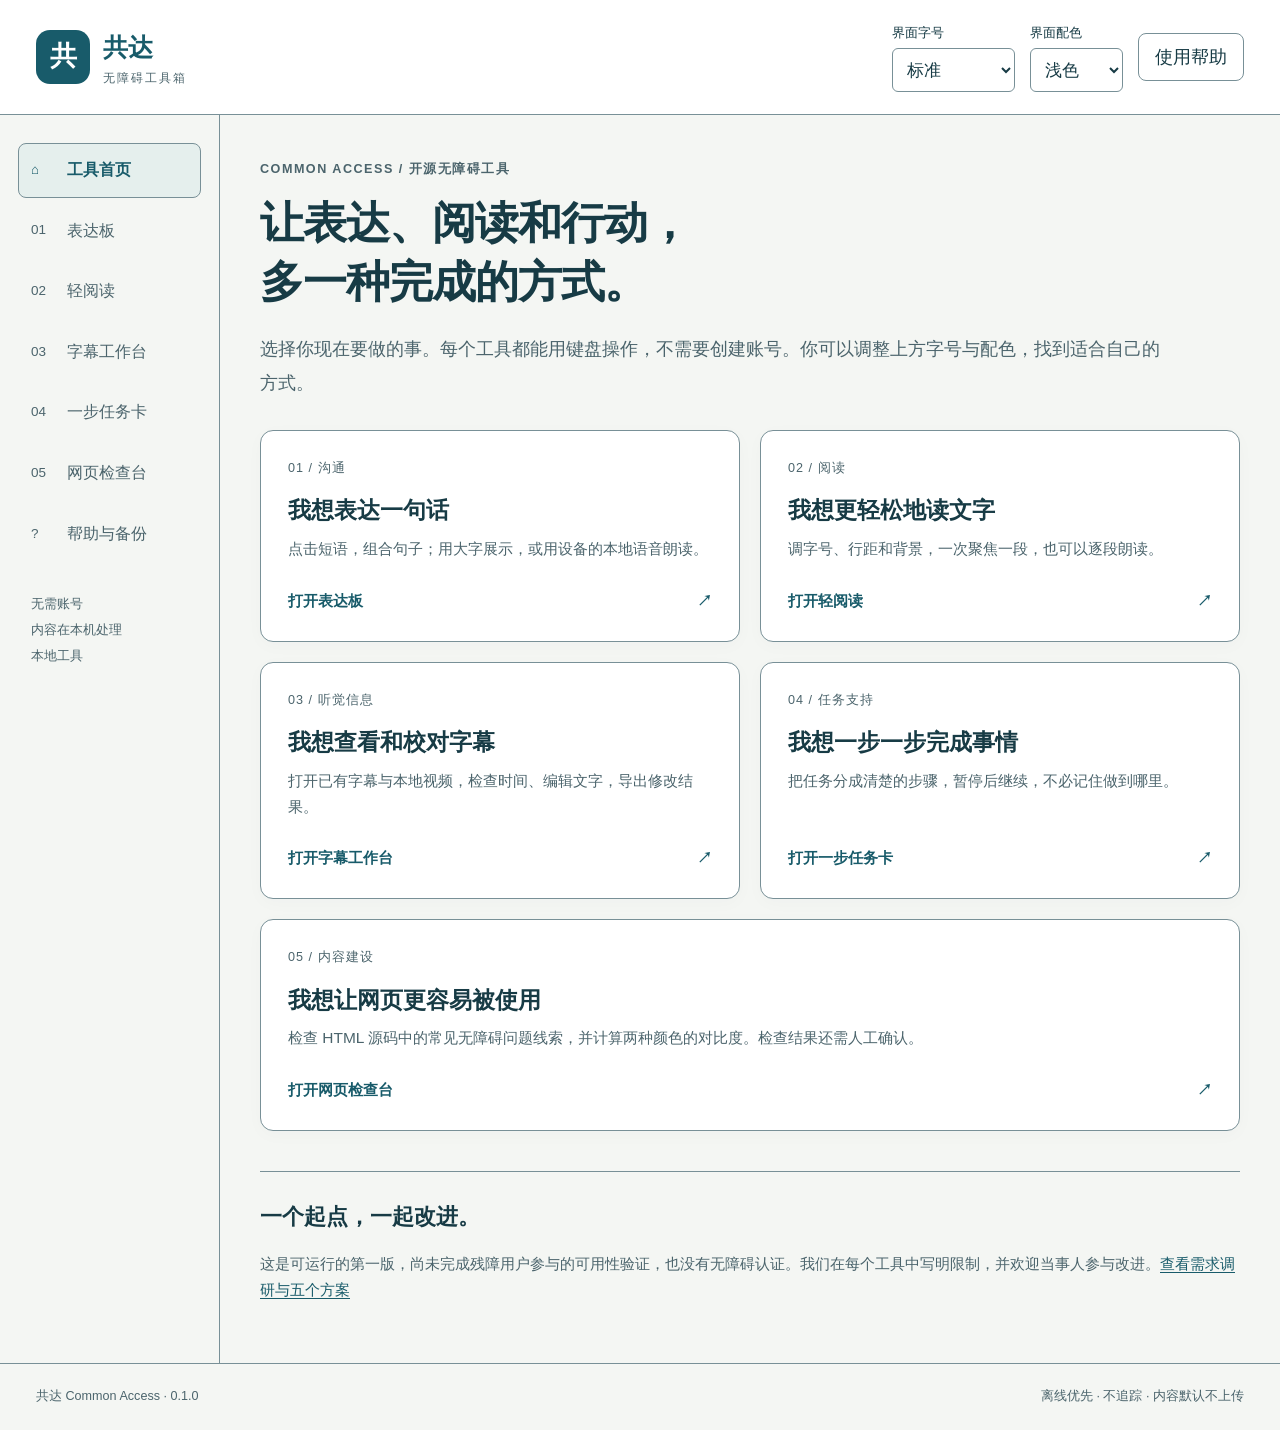
<file: accessibility/common-access/index.html>
<!doctype html><html lang="zh-CN"><head><meta charset="utf-8"><meta name="viewport" content="width=device-width,initial-scale=1"><meta name="theme-color" content="#194b59"><meta name="description" content="共达：五个可在本机使用的开源无障碍工具。支持沟通表达、文字阅读、字幕校对、分步任务和网页源码检查。"><title>共达 · 无障碍工具箱</title><link rel="stylesheet" href="style.css"><link rel="manifest" href="app.webmanifest"><link rel="icon" href="icon.svg" type="image/svg+xml"></head><body>
<a class="skip-link" href="#main">跳到主要内容</a><header class="site-header"><a class="brand" href="#home"><span class="brand-mark" aria-hidden="true">共</span><span>共达<small>无障碍工具箱</small></span></a><div class="global-controls"><label>界面字号<select id="global-size"><option value="100">标准</option><option value="125">大字 125%</option><option value="150">大字 150%</option><option value="200">特大 200%</option></select></label><label>界面配色<select id="theme"><option value="light">浅色</option><option value="dark">深色</option><option value="contrast">高对比</option></select></label><a href="#help" class="button-link subtle">使用帮助</a></div></header>
<div class="app-frame"><nav aria-label="工具导航" class="tool-nav"><a href="#home" data-route="home"><span aria-hidden="true">⌂</span> 工具首页</a><a href="#board" data-route="board"><span aria-hidden="true">01</span> 表达板</a><a href="#reader" data-route="reader"><span aria-hidden="true">02</span> 轻阅读</a><a href="#captions" data-route="captions"><span aria-hidden="true">03</span> 字幕工作台</a><a href="#steps" data-route="steps"><span aria-hidden="true">04</span> 一步任务卡</a><a href="#audit" data-route="audit"><span aria-hidden="true">05</span> 网页检查台</a><a href="#help" data-route="help"><span aria-hidden="true">?</span> 帮助与备份</a><p class="nav-note">无需账号<br>内容在本机处理<br><span id="offline-state">本地工具</span></p></nav>
<main id="main" tabindex="-1">
<section data-view="home"><p class="eyebrow">COMMON ACCESS / 开源无障碍工具</p><h1>让表达、阅读和行动，<br>多一种完成的方式。</h1><p class="lead">选择你现在要做的事。每个工具都能用键盘操作，不需要创建账号。你可以调整上方字号与配色，找到适合自己的方式。</p><div class="home-grid"><a class="tool-card" href="#board"><span class="card-number">01 / 沟通</span><h2>我想表达一句话</h2><p>点击短语，组合句子；用大字展示，或用设备的本地语音朗读。</p><span class="card-action">打开表达板 <span aria-hidden="true">↗</span></span></a><a class="tool-card" href="#reader"><span class="card-number">02 / 阅读</span><h2>我想更轻松地读文字</h2><p>调字号、行距和背景，一次聚焦一段，也可以逐段朗读。</p><span class="card-action">打开轻阅读 <span aria-hidden="true">↗</span></span></a><a class="tool-card" href="#captions"><span class="card-number">03 / 听觉信息</span><h2>我想查看和校对字幕</h2><p>打开已有字幕与本地视频，检查时间、编辑文字，导出修改结果。</p><span class="card-action">打开字幕工作台 <span aria-hidden="true">↗</span></span></a><a class="tool-card" href="#steps"><span class="card-number">04 / 任务支持</span><h2>我想一步一步完成事情</h2><p>把任务分成清楚的步骤，暂停后继续，不必记住做到哪里。</p><span class="card-action">打开一步任务卡 <span aria-hidden="true">↗</span></span></a><a class="tool-card wide" href="#audit"><span class="card-number">05 / 内容建设</span><h2>我想让网页更容易被使用</h2><p>检查 HTML 源码中的常见无障碍问题线索，并计算两种颜色的对比度。检查结果还需人工确认。</p><span class="card-action">打开网页检查台 <span aria-hidden="true">↗</span></span></a></div><div class="plain-note"><h2>一个起点，一起改进。</h2><p>这是可运行的第一版，尚未完成残障用户参与的可用性验证，也没有无障碍认证。我们在每个工具中写明限制，并欢迎当事人参与改进。<a href="docs/research.html">查看需求调研与五个方案</a></p></div></section>

<section data-view="board" hidden><p class="eyebrow">01 / 表达与沟通</p><h1>表达板</h1><p class="lead">选短语组成一句话，再选择朗读或大字展示。短语的位置固定，只有你主动修改时才会改变。</p><div class="panel"><label for="sentence">要表达的话</label><textarea id="sentence" rows="2" maxlength="1500" placeholder="点击下方短语，或直接输入"></textarea><div class="toolbar"><button id="board-speak" class="primary">朗读这句话</button><button id="board-display">大字展示</button><button id="board-undo">撤回一个短语</button><button id="board-clear">清空句子</button><button class="speech-stop">停止朗读</button></div><p id="board-status" role="status" class="status"></p><label>朗读声音<select id="board-voice" class="voice-picker"></select></label><p class="hint voice-hint">正在读取设备本地语音；没有本地语音时仍可大字展示。</p></div>
<div class="split board-layout"><div class="panel"><div class="section-head"><h2>常用短语</h2><span class="hint">Tab 可进入；方向键可移动</span></div><div id="phrase-grid" class="phrase-grid" aria-label="沟通短语"></div><div id="scan-stage" tabindex="0" class="scan-stage" role="group" aria-label="单开关扫描区域" aria-describedby="scan-instructions"><strong id="scan-current">扫描尚未开始</strong><p id="scan-instructions">开始后，焦点停留在这里。按空格或回车选中当前项；方向右键前进。Esc、Tab 或离开此区域会停止扫描。</p></div><div class="toolbar"><button id="scan-start" class="primary">开始自动扫描</button><button id="scan-stop">停止扫描</button><label>每项停留<select id="scan-speed"><option value="1200">1.2 秒</option><option value="2000" selected>2 秒</option><option value="3000">3 秒</option><option value="5000">5 秒</option></select></label></div><p class="hint">扫描也包含朗读、撤回、清空和停止。支持模拟空格或回车的外接开关；实际硬件需自行配置和实测。扫描不会控制网页以外的程序。</p></div><div class="panel"><h2>修改短语</h2><label for="phrase-editor">每行一个，1–36 个，每个最多 60 字</label><textarea id="phrase-editor" rows="10"></textarea><div class="toolbar"><button id="board-apply">应用短语</button><button id="board-save">在本机记住短语</button><button id="board-defaults">恢复默认短语</button></div><p class="hint">点击“应用”只改变本次页面。记住短语会写入此浏览器明文存储；句子内容不自动保存。不同设备的本地语音可能不同。</p></div></div></section>

<section data-view="reader" hidden><p class="eyebrow">02 / 自定义阅读</p><h1>轻阅读</h1><p class="lead">粘贴文字或导入 UTF-8 TXT。逐段显示原文，不自动改写，也不对内容作判断。</p><div class="split"><div class="panel"><label for="reader-input">原始文字，最多 100,000 字</label><textarea id="reader-input" rows="9" placeholder="每个换行作为一个段落"></textarea><label class="file-label">导入 TXT<input type="file" id="reader-file" accept=".txt,text/plain"></label><div class="toolbar"><button id="reader-load" class="primary">开始阅读</button><button id="reader-demo">载入示例</button></div><label class="check"><input type="checkbox" id="reader-remember"> 在本机记住原文与位置</label><p class="hint">默认不保存原文。勾选后会明文存储；取消勾选将删除已记住的原文。保存失败会明确提示。</p><p id="reader-status" role="status" class="status"></p></div><div class="panel"><h2>按你的习惯调整</h2><div class="control-grid"><label>文字大小<select id="reader-size"><option value="20">20 px</option><option value="26" selected>26 px</option><option value="32">32 px</option><option value="40">40 px</option><option value="48">48 px</option></select></label><label>行距<select id="reader-spacing"><option value="1.5">1.5 倍</option><option value="1.8" selected>1.8 倍</option><option value="2.2">2.2 倍</option><option value="2.6">2.6 倍</option></select></label><label>每行宽度<select id="reader-width"><option value="28">较窄 28 字符</option><option value="42" selected>适中 42 字符</option><option value="60">较宽 60 字符</option></select></label><label>字间距<select id="reader-letter"><option value="0" selected>默认</option><option value="0.08">0.08 em</option><option value="0.12">0.12 em</option><option value="0.2">0.2 em</option></select></label><label>纸面配色<select id="reader-paper"><option value="white">白底深字</option><option value="cream">米色深字</option><option value="mint">浅绿深字</option><option value="night">深底浅字</option></select></label><label>段落显示<select id="reader-focus"><option value="one">一次一段</option><option value="all">显示全文</option></select></label></div><label>朗读声音<select id="reader-voice" class="voice-picker"></select></label><label>语速<select id="reader-rate"><option value="0.7">慢 0.7 倍</option><option value="1" selected>标准 1 倍</option><option value="1.3">快 1.3 倍</option></select></label><p class="hint">这些是个人偏好，不是治疗方案。尚未验证对任何阅读障碍的疗效。</p></div></div><div class="panel reader-panel"><div class="toolbar reader-navigation"><button id="reader-prev">上一段</button><span id="reader-progress" role="status">尚未开始</span><button id="reader-next">下一段</button><button id="reader-speak">从当前段朗读</button><button class="speech-stop">停止朗读</button></div><div id="reader-output" tabindex="0" class="reading-area" aria-label="阅读内容，聚焦后可按左右方向键切换段落"><p>开始阅读后，文字会出现在这里。</p></div></div></section>

<section data-view="captions" hidden><p class="eyebrow">03 / 字幕校对</p><h1>字幕工作台</h1><p class="lead">打开已有 SRT 或 WebVTT 字幕，检查时间并编辑正文。文件只在本机处理；本工具不把音频自动识别成字幕。</p><div class="split"><div class="panel"><h2>载入字幕</h2><label class="file-label">SRT 或 VTT 文件，最多 2 MB / 3,000 条<input id="caption-file" type="file" accept=".srt,.vtt,text/plain,text/vtt"></label><label for="caption-source">也可以粘贴字幕文本</label><textarea id="caption-source" rows="7" spellcheck="false"></textarea><div class="toolbar"><button id="caption-load" class="primary">读取字幕</button><button id="caption-demo">载入示例</button></div><p id="caption-status" class="status" role="status"></p><label class="file-label">可选，本地视频或音频<input id="media-file" type="file" accept="video/*,audio/*"></label><video id="media" controls preload="metadata" aria-label="本地媒体播放器"></video><div id="caption-live" class="caption-live" aria-label="当前字幕">播放本地媒体时，在这里显示对应字幕。</div><p class="hint">媒体格式由浏览器决定。字幕显示在播放器下方；不烧录进视频。文件关闭后需重新选择。</p></div><div class="panel"><h2>编辑选中字幕</h2><p id="cue-position">尚未选中</p><div class="control-grid"><label>开始时间<input id="cue-start" placeholder="00:00:01.000" inputmode="decimal"></label><label>结束时间<input id="cue-end" placeholder="00:00:03.000" inputmode="decimal"></label></div><label for="cue-text">字幕正文，最多 5,000 字</label><textarea id="cue-text" rows="5" maxlength="5000"></textarea><div class="toolbar"><button id="cue-save">保存本条修改</button><button id="cue-seek">定位媒体到本条</button></div><hr><h2>整体校对与导出</h2><div class="control-grid"><label>整体偏移，毫秒<input id="caption-offset" type="number" step="1" value="0"></label><button id="caption-shift">应用整体偏移</button><label>速度检查阈值，字/秒<input id="caption-cps" type="number" min="1" max="100" value="20"></label><button id="caption-check">检查时序与速度</button></div><div class="toolbar"><button id="caption-vtt">导出 WebVTT</button><button id="caption-srt">导出 SRT</button><button id="caption-txt">导出纯文本</button></div><p class="hint">仅保留时间与纯文本；原有位置、样式和标记会丢弃并提示。速度阈值是自选参考，不是合规标准。请人工核实说话人、音效和准确性。</p></div></div><div class="panel"><div class="section-head"><h2>字幕列表</h2><label>搜索正文<input id="caption-search" type="search" placeholder="输入关键词"></label></div><p id="caption-count" class="hint">尚未载入</p><div id="cue-list" class="cue-list"></div><h2>待复核线索</h2><ul id="caption-warnings"><li>载入字幕后可以运行检查。</li></ul></div></section>

<section data-view="steps" hidden><p class="eyebrow">04 / 认知与记忆支持</p><h1>一步任务卡</h1><p class="lead">把一件事分成清楚的步骤。现在只看眼前这一步，随时暂停，之后接着做。</p><div class="split"><div class="panel"><h2>准备任务</h2><label>任务名称<input id="task-title" maxlength="100" placeholder="例如：出门去图书馆"></label><label for="task-steps">每行一个步骤，最多 80 步，每步最多 500 字</label><textarea id="task-steps" rows="10" placeholder="把借书证放进包里&#10;带上钥匙&#10;锁好门"></textarea><div class="toolbar"><button id="task-create" class="primary">开始这项任务</button><button id="task-demo">载入出门示例</button><button id="task-save">在本机保存任务与进度</button></div><p id="task-status" role="status" class="status"></p><p class="hint">创建和前进默认只在内存中。点击保存后，此任务的后续进度也会保存在当前浏览器；可到帮助页清理。不要把高风险操作或服药判断交给任务卡。</p></div><div class="panel task-focus"><span id="task-position" class="eyebrow">尚未开始</span><h2 id="task-current-title">准备好后，从第一步开始。</h2><p id="task-current" class="current-step">任务会显示在这里。</p><progress id="task-progress" max="1" value="0" aria-label="任务完成进度"></progress><div class="toolbar"><button id="task-back">上一步</button><button id="task-next" class="primary">完成这一步</button><button id="task-pause">暂停任务</button></div><p id="task-pause-label" role="status"></p><div class="timer-block"><h3>可选的专注计时</h3><label>分钟数，1–60<input id="task-minutes" type="number" min="1" max="60" value="5"></label><div class="toolbar"><button id="task-timer">开始计时</button><button id="task-timer-stop">取消计时</button></div><p id="task-timer-status" role="status">未计时。页面关闭后不会提醒。</p></div></div></div><details class="panel"><summary>查看整个任务</summary><ol id="task-all"><li>尚未创建任务。</li></ol></details></section>

<section data-view="audit" hidden><p class="eyebrow">05 / 无障碍内容建设</p><h1>网页检查台</h1><p class="lead">粘贴 HTML 源码，寻找常见结构问题。源码不会被执行，也不会上传。检查只是线索，不能证明页面符合无障碍标准。</p><div class="split"><div class="panel"><label for="audit-source">HTML 源码，最多 500,000 字</label><textarea id="audit-source" rows="13" spellcheck="false" placeholder="粘贴完整 HTML 或片段"></textarea><div class="toolbar"><button id="audit-run" class="primary">检查源码</button><button id="audit-demo">载入问题示例</button><button id="audit-export">导出检查记录</button></div><p id="audit-status" role="status" class="status"></p><p class="hint">不加载图片、iframe、样式或脚本。不处理真实网站的交互、CSS 计算样式、可见性和完整可访问名称算法。所有结论需回到实际页面人工验证。</p></div><div class="panel"><h2>两色对比度计算</h2><div class="control-grid"><label>文字颜色，六位十六进制<input id="contrast-fg" value="#173b45" maxlength="7" spellcheck="false"></label><label>背景颜色，六位十六进制<input id="contrast-bg" value="#ffffff" maxlength="7" spellcheck="false"></label></div><button id="contrast-run">计算对比度</button><div id="contrast-preview" class="contrast-preview">文字示例 Aa 你好</div><p id="contrast-result" role="status"></p><p class="hint">参考 WCAG 普通文字 4.5:1、大字 3:1；仅计算你输入的两种不透明 sRGB 颜色，不检查图片、渐变、透明度或页面实际样式。</p></div></div><div class="panel"><h2>检查结果</h2><p id="audit-summary">尚未运行检查。</p><div id="audit-results"></div><h3>自动检查之后，仍要做什么</h3><ul><li>用键盘逐项完成实际任务，确认焦点可见且没有陷阱。</li><li>配合屏幕阅读器验证名称、顺序、状态变化和错误说明。</li><li>验证放大、配色与间距调整后能否完整操作。</li><li>邀请有相关无障碍需求的人参与测试，记录阻碍及修复结果。</li></ul></div></section>

<section data-view="help" hidden><p class="eyebrow">帮助与数据管理</p><h1>按适合你的方式使用。</h1><div class="split"><div class="panel"><h2>键盘操作</h2><ul><li>Tab / Shift+Tab 在控件之间移动；Enter 或空格激活按钮。</li><li>表达板中，方向键移动到相邻短语。扫描区域内，空格或 Enter 选择高亮项；Esc、Tab 或焦点离开即停止。</li><li>阅读区域聚焦后，可按左右方向键切换段落。</li><li>页面顶部有“跳到主要内容”链接。没有必须按时完成的步骤。</li></ul><h2>本地语音</h2><p>只列出浏览器报告为本地的声音。没有可用声音时，表达板的大字、阅读文字与其他工具仍可使用。语音由系统提供，语言、质量和离线可用性需在自己的设备上确认。</p><button class="speech-stop">停止所有朗读</button><h2>离线使用</h2><p>下载后可打开网页；推荐使用随附的本地启动脚本。通过 localhost 或 HTTPS 访问并完成首次缓存后，可断网继续使用静态功能。外部指南链接需要网络。浏览器能力和本地语音不保证跨设备相同。</p></div><div class="panel"><h2>备份与恢复</h2><p>导出包含当前表达板短语、任务卡和你主动记住的阅读内容。字幕、媒体、临时句子和网页源码不进入备份。JSON 可能有敏感内容，请妥善保存。</p><button id="backup-export">导出工具箱备份</button><label class="file-label">导入共达备份，最多 3 MB<input id="backup-import" type="file" accept=".json,application/json"></label><p class="hint">导入前先校验，确认后替换对应模块。已有内容不会自动合并，建议先备份。</p><p id="backup-status" role="status" class="status"></p><h2>清理本机数据</h2><p>本机存储没有加密。共用设备上的其他使用者可能查看内容，清理浏览器也可能使记录丢失。</p><button id="clear-data" class="danger">清理本工具保存的数据</button></div></div><div class="panel"><h2>项目资料</h2><ul><li><a href="docs/research.html">需求证据与五个方案</a></li><li><a href="docs/application.html">通用项目申报书</a></li><li><a href="docs/prospects.html">项目前景介绍书</a></li><li><a href="docs/guide.html">用户指南与测试说明</a></li></ul><p>本工具为早期可用原型，没有临床验证或 WCAG 全面认证。不会替代专业辅助技术评估、医护指导、手语翻译或人工无障碍审查。源码采用 MIT 许可，外部资料版权属于原作者。</p></div></section>
<div id="global-status" role="status" aria-live="polite" class="global-status"></div></main></div><footer><span>共达 Common Access · 0.1.0</span><span>离线优先 · 不追踪 · 内容默认不上传</span></footer>
<dialog id="display-dialog" aria-labelledby="display-heading"><h2 id="display-heading">我想表达</h2><p id="display-text" class="display-text"></p><form method="dialog"><button class="primary">关闭大字展示</button></form></dialog>
<script src="core.js"></script><script src="common.js"></script><script src="board.js"></script><script src="reader.js"></script><script src="captions.js"></script><script src="steps.js"></script><script src="audit.js"></script><script src="app.js"></script></body></html>
</file>
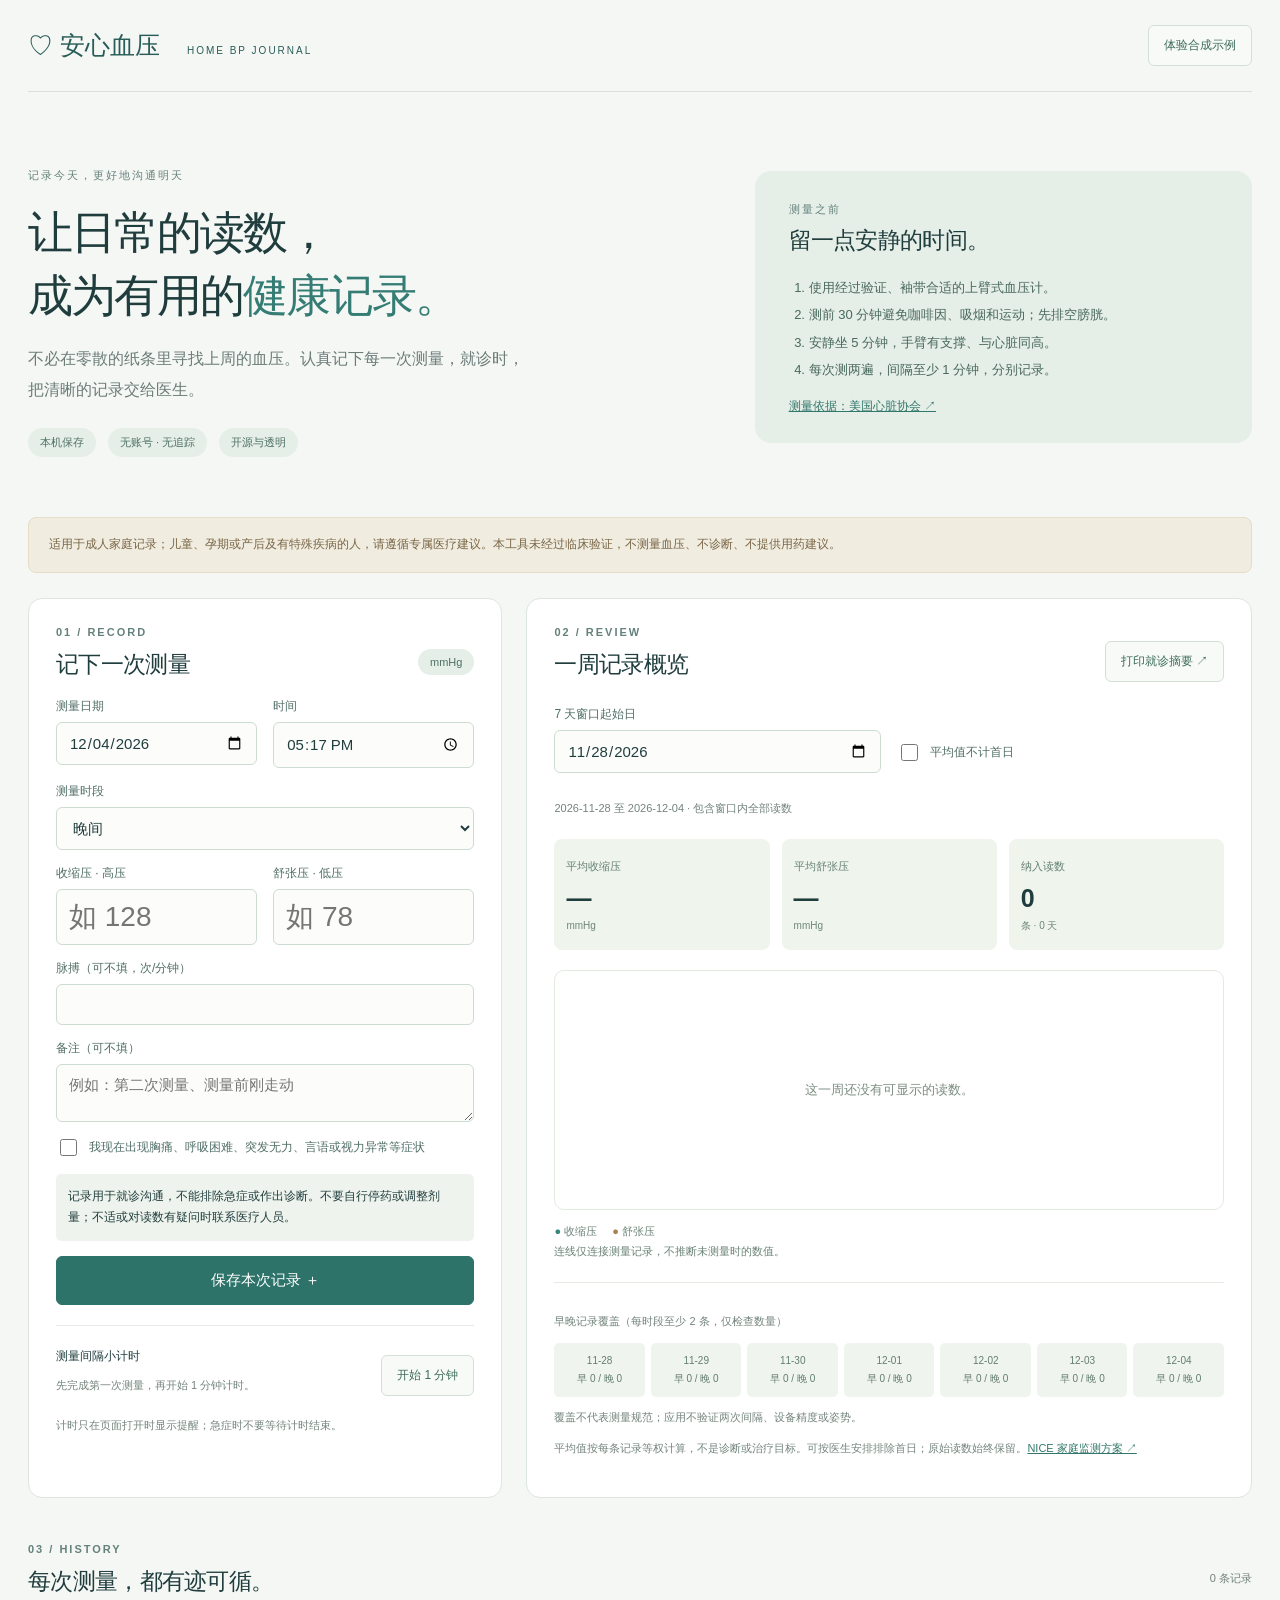
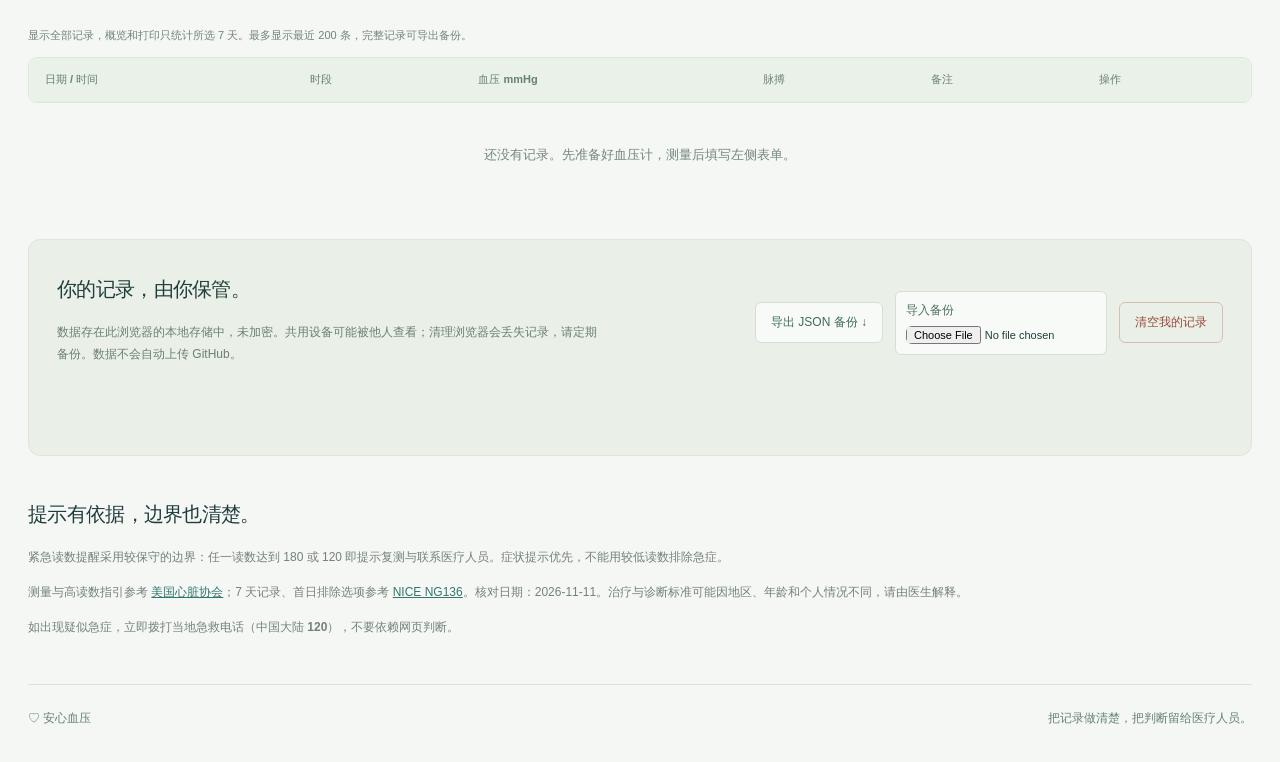
<file: health/home-bp-journal/index.html>
<!doctype html><html lang="zh-CN"><head><meta charset="utf-8"><meta name="viewport" content="width=device-width,initial-scale=1"><meta name="description" content="安心血压：本地保存家庭血压记录，查看一周趋势，打印就诊摘要。开源、无账号、无追踪。"><title>安心血压 · 给每一次测量一个归处</title><link rel="stylesheet" href="style.css"></head><body>
<header><a class="brand" href="#">♡ 安心血压 <small>HOME BP JOURNAL</small></a><button id="demo" class="quiet">体验合成示例</button></header>
<main><section class="hero"><div><p class="eyebrow">记录今天，更好地沟通明天</p><h1>让日常的读数，<br>成为有用的<em>健康记录。</em></h1><p>不必在零散的纸条里寻找上周的血压。认真记下每一次测量，就诊时，把清晰的记录交给医生。</p><div class="tags"><span>本机保存</span><span>无账号 · 无追踪</span><span>开源与透明</span></div></div><aside><span class="eyebrow">测量之前</span><h2>留一点安静的时间。</h2><ol><li>使用经过验证、袖带合适的上臂式血压计。</li><li>测前 30 分钟避免咖啡因、吸烟和运动；先排空膀胱。</li><li>安静坐 5 分钟，手臂有支撑、与心脏同高。</li><li>每次测两遍，间隔至少 1 分钟，分别记录。</li></ol><a href="https://www.heart.org/en/health-topics/high-blood-pressure/understanding-blood-pressure-readings/monitoring-your-blood-pressure-at-home" target="_blank" rel="noopener noreferrer">测量依据：美国心脏协会 ↗</a></aside></section>
<div class="notice">适用于成人家庭记录；儿童、孕期或产后及有特殊疾病的人，请遵循专属医疗建议。本工具未经过临床验证，不测量血压、不诊断、不提供用药建议。</div>
<div id="demo-banner" class="demo-banner" hidden>你正在查看合成示例；示例不会写入个人记录。<button id="exit-demo" class="quiet">返回我的记录</button></div>
<div id="storage-warning" class="notice" role="alert" hidden></div>
<section class="workspace"><article class="record-card"><div class="section-title"><div><p class="eyebrow">01 / RECORD</p><h2>记下一次测量</h2></div><span class="pill">mmHg</span></div>
<form id="record-form"><div class="grid two"><label>测量日期<input id="date" type="date" required></label><label>时间<input id="time" type="time" required></label></div><label>测量时段<select id="period"><option value="morning">早间</option><option value="evening">晚间</option><option value="other">其他</option></select></label><div class="grid two readings"><label>收缩压 · 高压<input id="sys" type="number" min="40" max="300" step="1" placeholder="如 128" required inputmode="numeric"></label><label>舒张压 · 低压<input id="dia" type="number" min="20" max="200" step="1" placeholder="如 78" required inputmode="numeric"></label></div><label>脉搏（可不填，次/分钟）<input id="pulse" type="number" min="20" max="250" step="1" inputmode="numeric"></label><label>备注（可不填）<textarea id="note" maxlength="300" rows="2" placeholder="例如：第二次测量、测量前刚走动"></textarea></label><label class="checkbox"><input id="symptoms" type="checkbox"> 我现在出现胸痛、呼吸困难、突发无力、言语或视力异常等症状</label><div id="advice" role="alert" aria-live="polite"></div><button class="primary" id="save" type="submit">保存本次记录 ＋</button><p id="message" role="status" aria-live="polite"></p></form>
<div class="timer-box"><div><strong>测量间隔小计时</strong><p id="timer-text">先完成第一次测量，再开始 1 分钟计时。</p></div><button id="timer" class="quiet">开始 1 分钟</button></div><p class="fine">计时只在页面打开时显示提醒；急症时不要等待计时结束。</p></article>
<article class="overview"><div class="section-title"><div><p class="eyebrow">02 / REVIEW</p><h2>一周记录概览</h2></div><button id="print" class="quiet">打印就诊摘要 ↗</button></div><div class="grid two window-controls"><label>7 天窗口起始日<input id="start" type="date" required></label><label class="checkbox"><input id="exclude" type="checkbox"> 平均值不计首日</label></div><p class="fine" id="window-label"></p><div id="metrics" class="metrics"></div><div id="chart" class="chart" role="img" aria-label="所选时间窗口血压读数趋势"></div><p class="legend"><span class="sys-dot">●</span> 收缩压 <span class="dia-dot">●</span> 舒张压 <span>连线仅连接测量记录，不推断未测量时的数值。</span></p><div id="completeness" class="completeness"></div><p class="fine">平均值按每条记录等权计算，不是诊断或治疗目标。可按医生安排排除首日；原始读数始终保留。<a href="https://www.nice.org.uk/guidance/ng136/chapter/recommendations#diagnosing-hypertension" target="_blank" rel="noopener noreferrer">NICE 家庭监测方案 ↗</a></p></article></section>
<section class="history"><div class="section-title"><div><p class="eyebrow">03 / HISTORY</p><h2>每次测量，都有迹可循。</h2></div><span id="total" class="fine"></span></div><p class="fine">显示全部记录，概览和打印只统计所选 7 天。最多显示最近 200 条，完整记录可导出备份。</p><div class="table-wrap"><table><thead><tr><th>日期 / 时间</th><th>时段</th><th>血压 mmHg</th><th>脉搏</th><th>备注</th><th class="no-print">操作</th></tr></thead><tbody id="history"></tbody></table></div><p id="empty">还没有记录。先准备好血压计，测量后填写左侧表单。</p></section>
<section class="data-panel"><div><h2>你的记录，由你保管。</h2><p>数据存在此浏览器的本地存储中，未加密。共用设备可能被他人查看；清理浏览器会丢失记录，请定期备份。数据不会自动上传 GitHub。</p></div><div class="data-actions"><button id="export" class="quiet">导出 JSON 备份 ↓</button><label class="import-label">导入备份<input id="import" type="file" accept=".json,application/json"></label><button id="erase" class="danger">清空我的记录</button></div><p id="data-message" role="status"></p></section>
<section class="sources"><h2>提示有依据，边界也清楚。</h2><p>紧急读数提醒采用较保守的边界：任一读数达到 180 或 120 即提示复测与联系医疗人员。症状提示优先，不能用较低读数排除急症。</p><p>测量与高读数指引参考 <a href="https://www.heart.org/en/health-topics/high-blood-pressure/understanding-blood-pressure-readings/monitoring-your-blood-pressure-at-home">美国心脏协会</a>；7 天记录、首日排除选项参考 <a href="https://www.nice.org.uk/guidance/ng136/chapter/recommendations">NICE NG136</a>。核对日期：2026-11-11。治疗与诊断标准可能因地区、年龄和个人情况不同，请由医生解释。</p><p><strong>如出现疑似急症，立即拨打当地急救电话（中国大陆 120），不要依赖网页判断。</strong></p></section>
<section id="print-report" hidden></section></main><footer><span>♡ 安心血压</span><span>把记录做清楚，把判断留给医疗人员。</span></footer><script src="engine.js"></script><script src="app.js"></script></body></html>
</file>
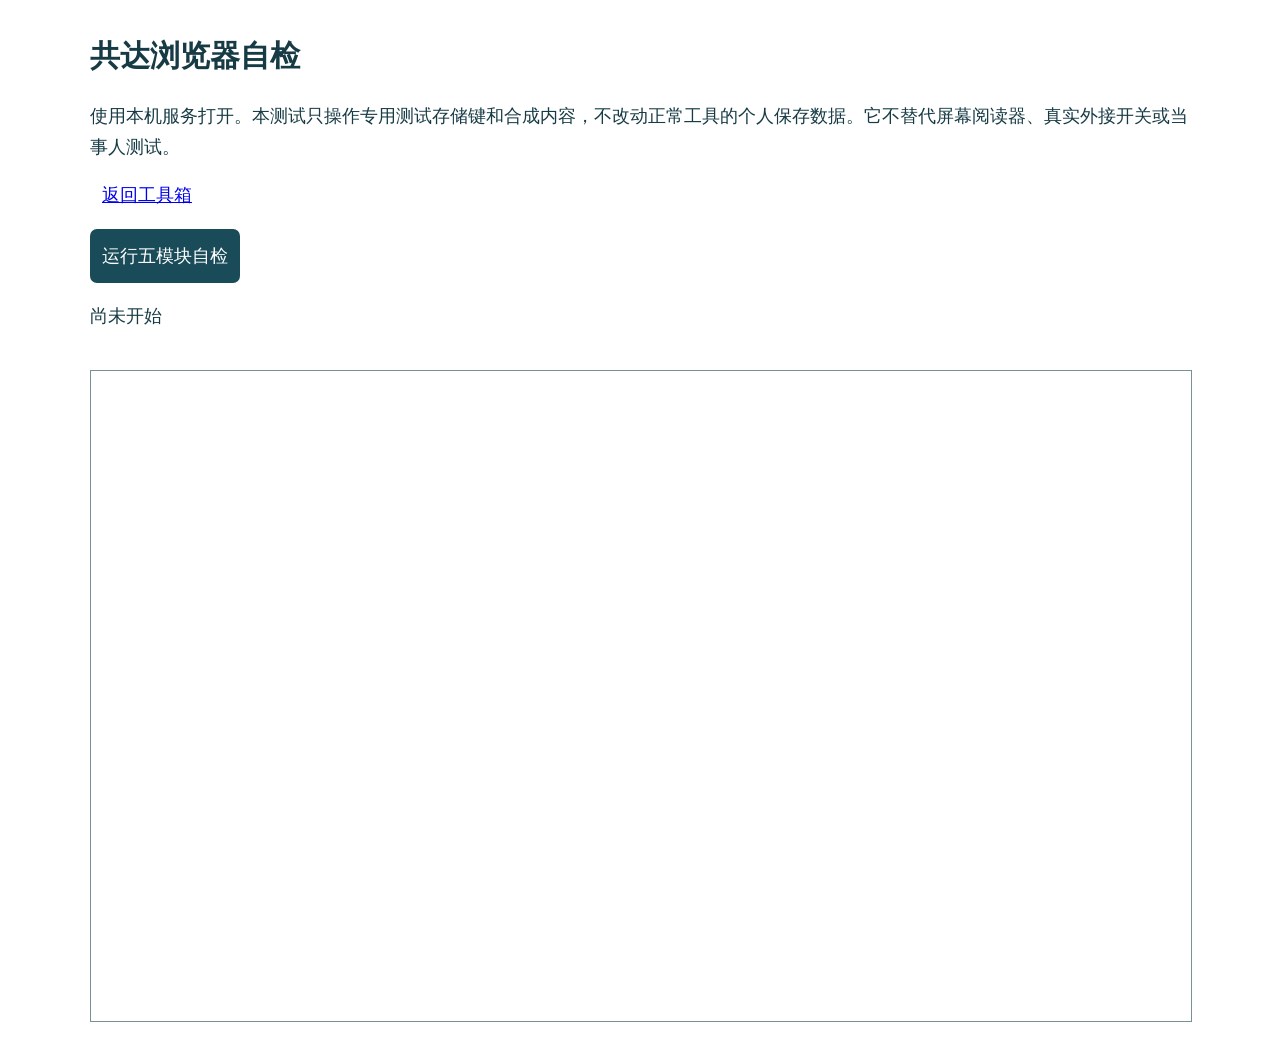
<file: accessibility/common-access/browser-tests.html>
<!doctype html><html lang="zh-CN"><head><meta charset="utf-8"><meta name="viewport" content="width=device-width,initial-scale=1"><title>共达浏览器自检</title><style>body{font:18px/1.7 "Segoe UI","Microsoft YaHei",sans-serif;max-width:1100px;margin:30px auto;padding:0 20px;color:#173b45}button,a{font:inherit;padding:12px;min-height:48px}button{background:#194b59;color:white;border:0;border-radius:7px}iframe{width:100%;height:650px;border:1px solid #789097;margin-top:20px}li{padding:4px}.pass{color:#145b3b}.fail{color:#a22d22}h1{font-size:30px}button:focus-visible,a:focus-visible{outline:3px solid #a64505;outline-offset:4px}</style></head><body><h1>共达浏览器自检</h1><p>使用本机服务打开。本测试只操作专用测试存储键和合成内容，不改动正常工具的个人保存数据。它不替代屏幕阅读器、真实外接开关或当事人测试。</p><p><a href="index.html">返回工具箱</a></p><button id="run">运行五模块自检</button><p id="summary" role="status">尚未开始</p><ol id="results"></ol><iframe id="app-frame" title="专用合成测试环境"></iframe><script src="browser-tests.js"></script></body></html>
</file>
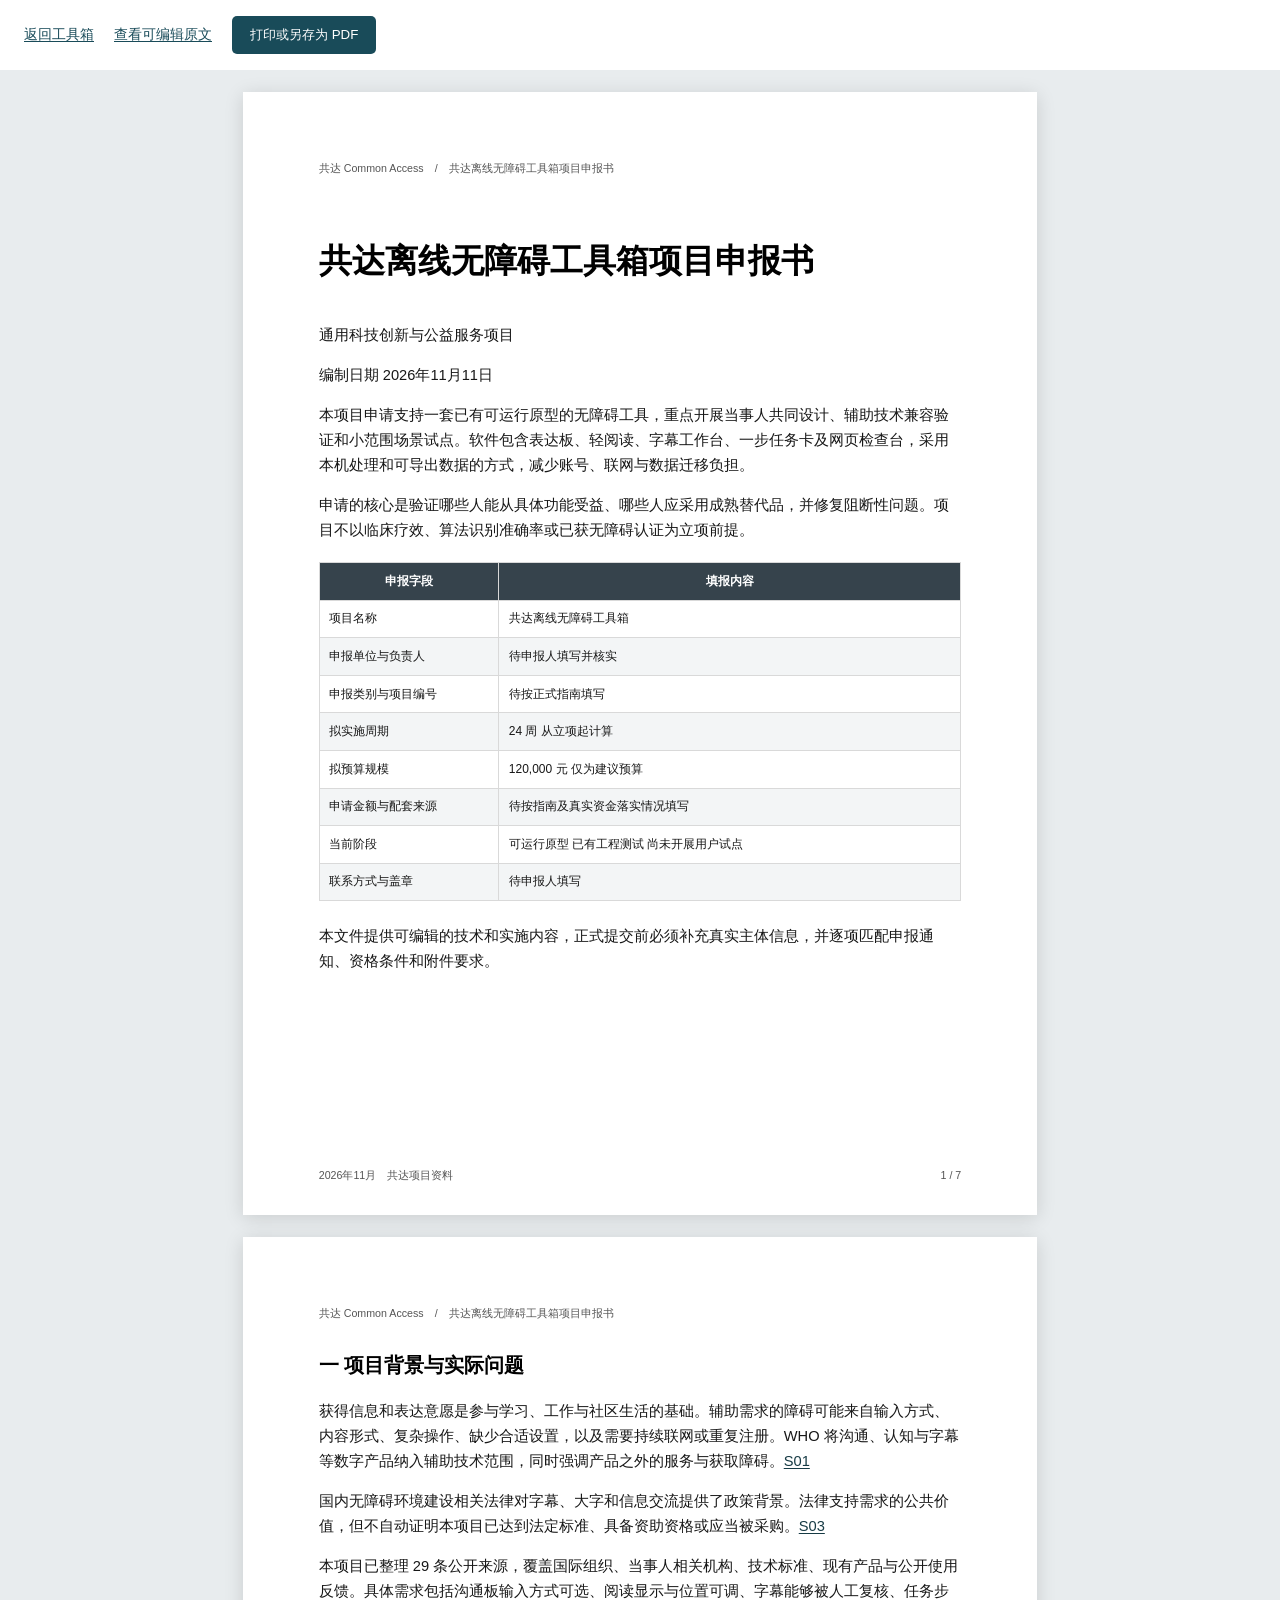
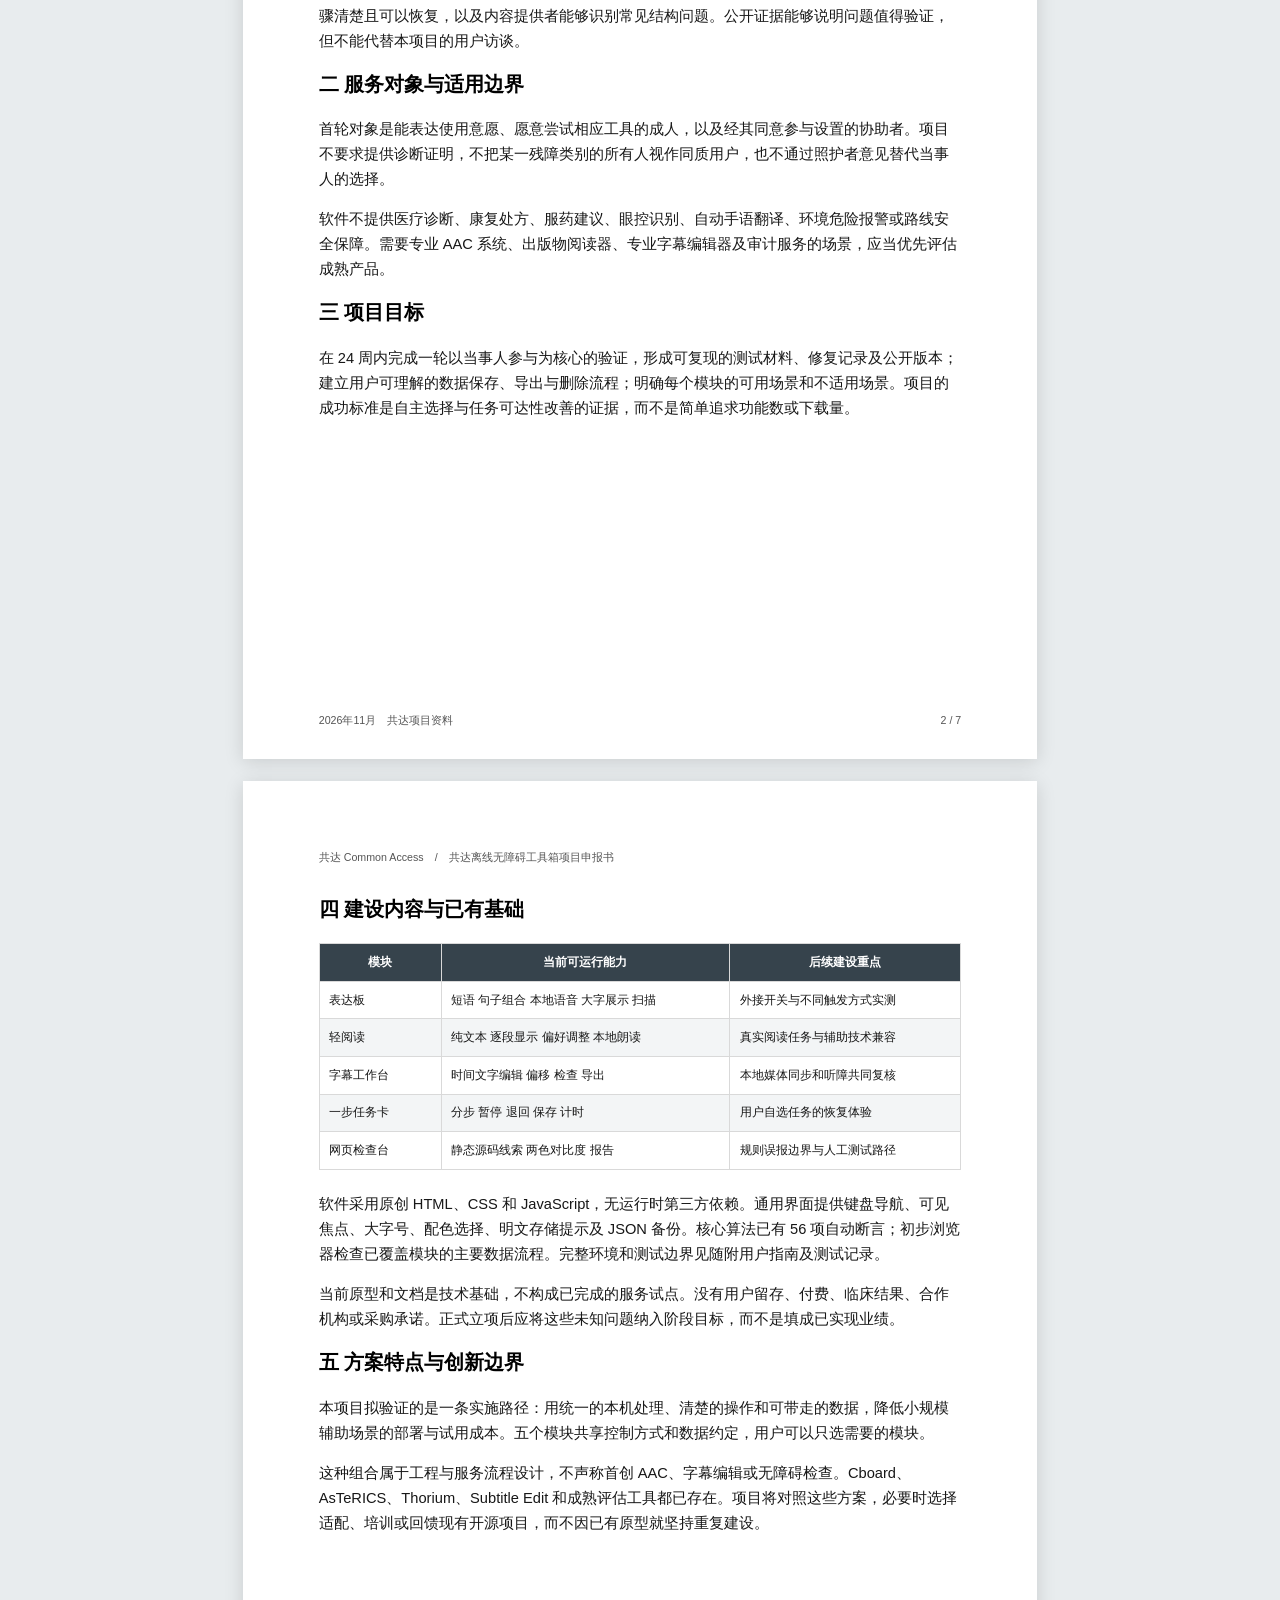
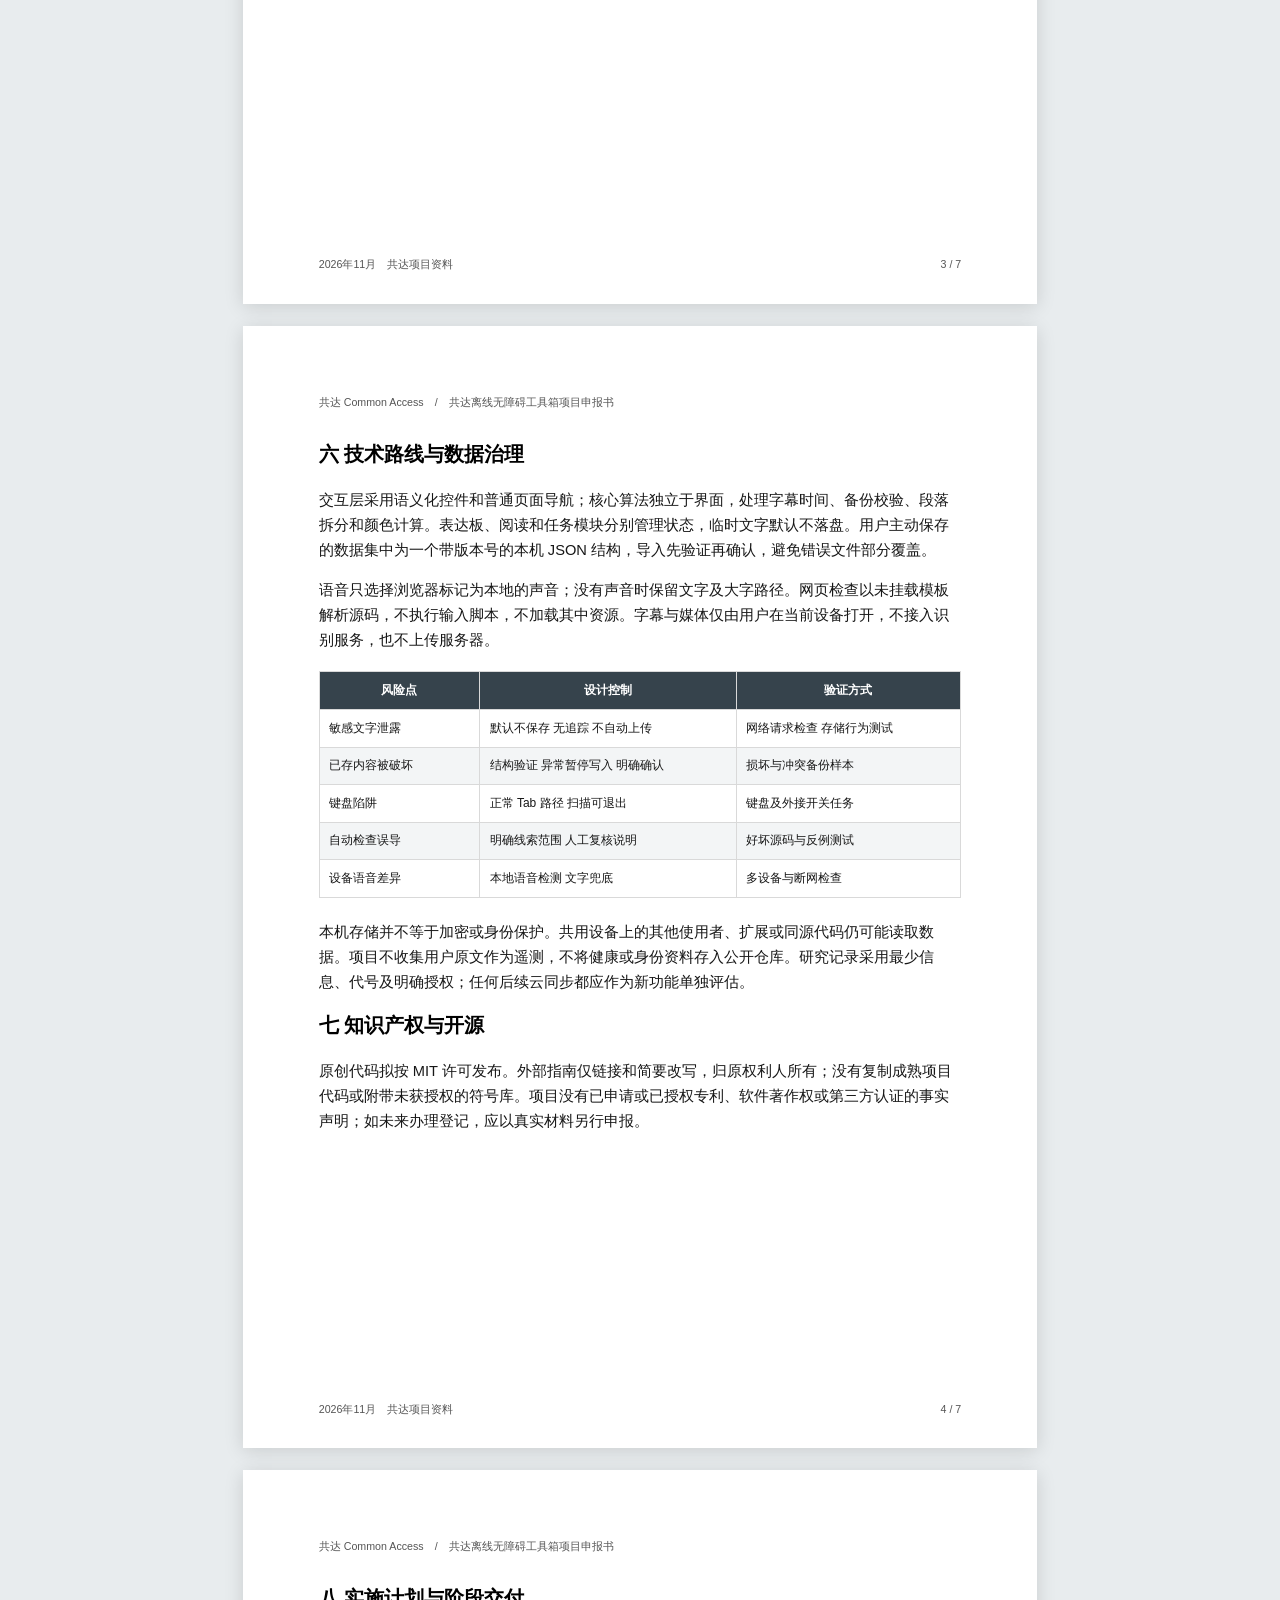
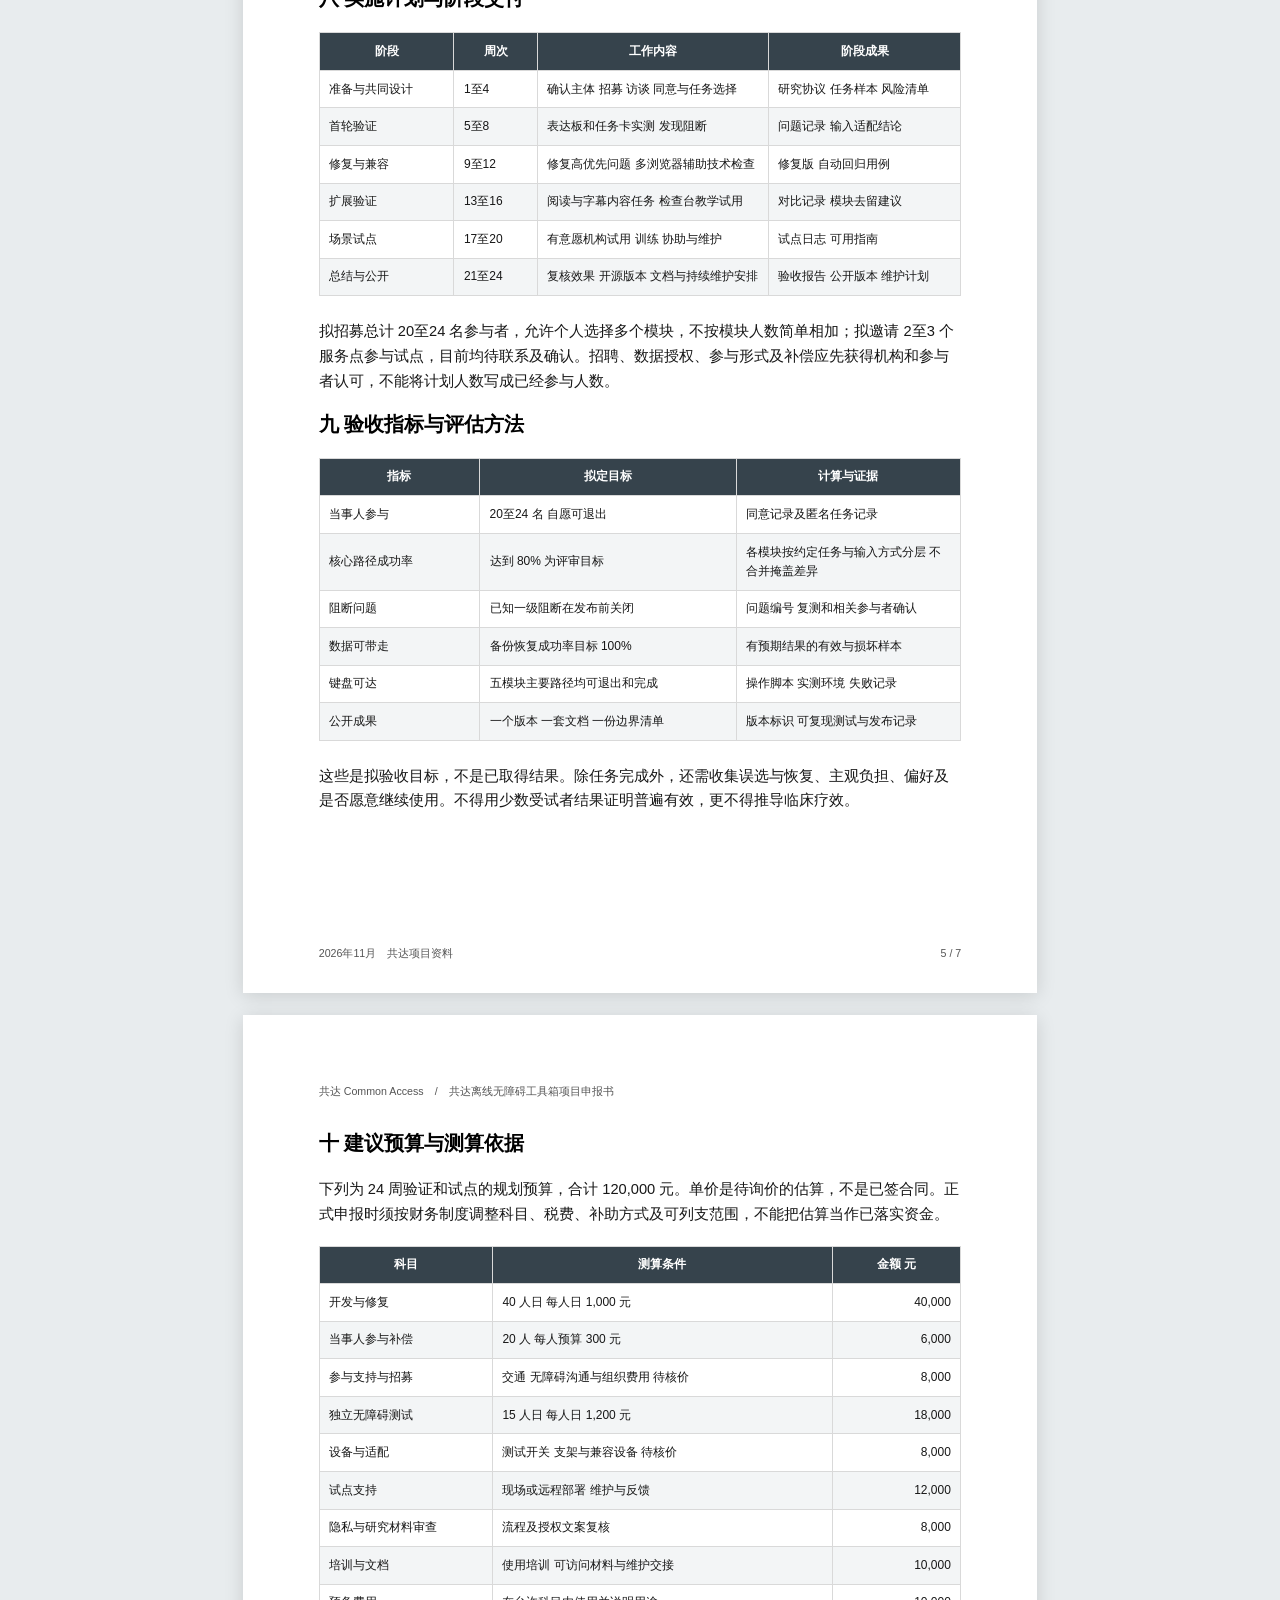
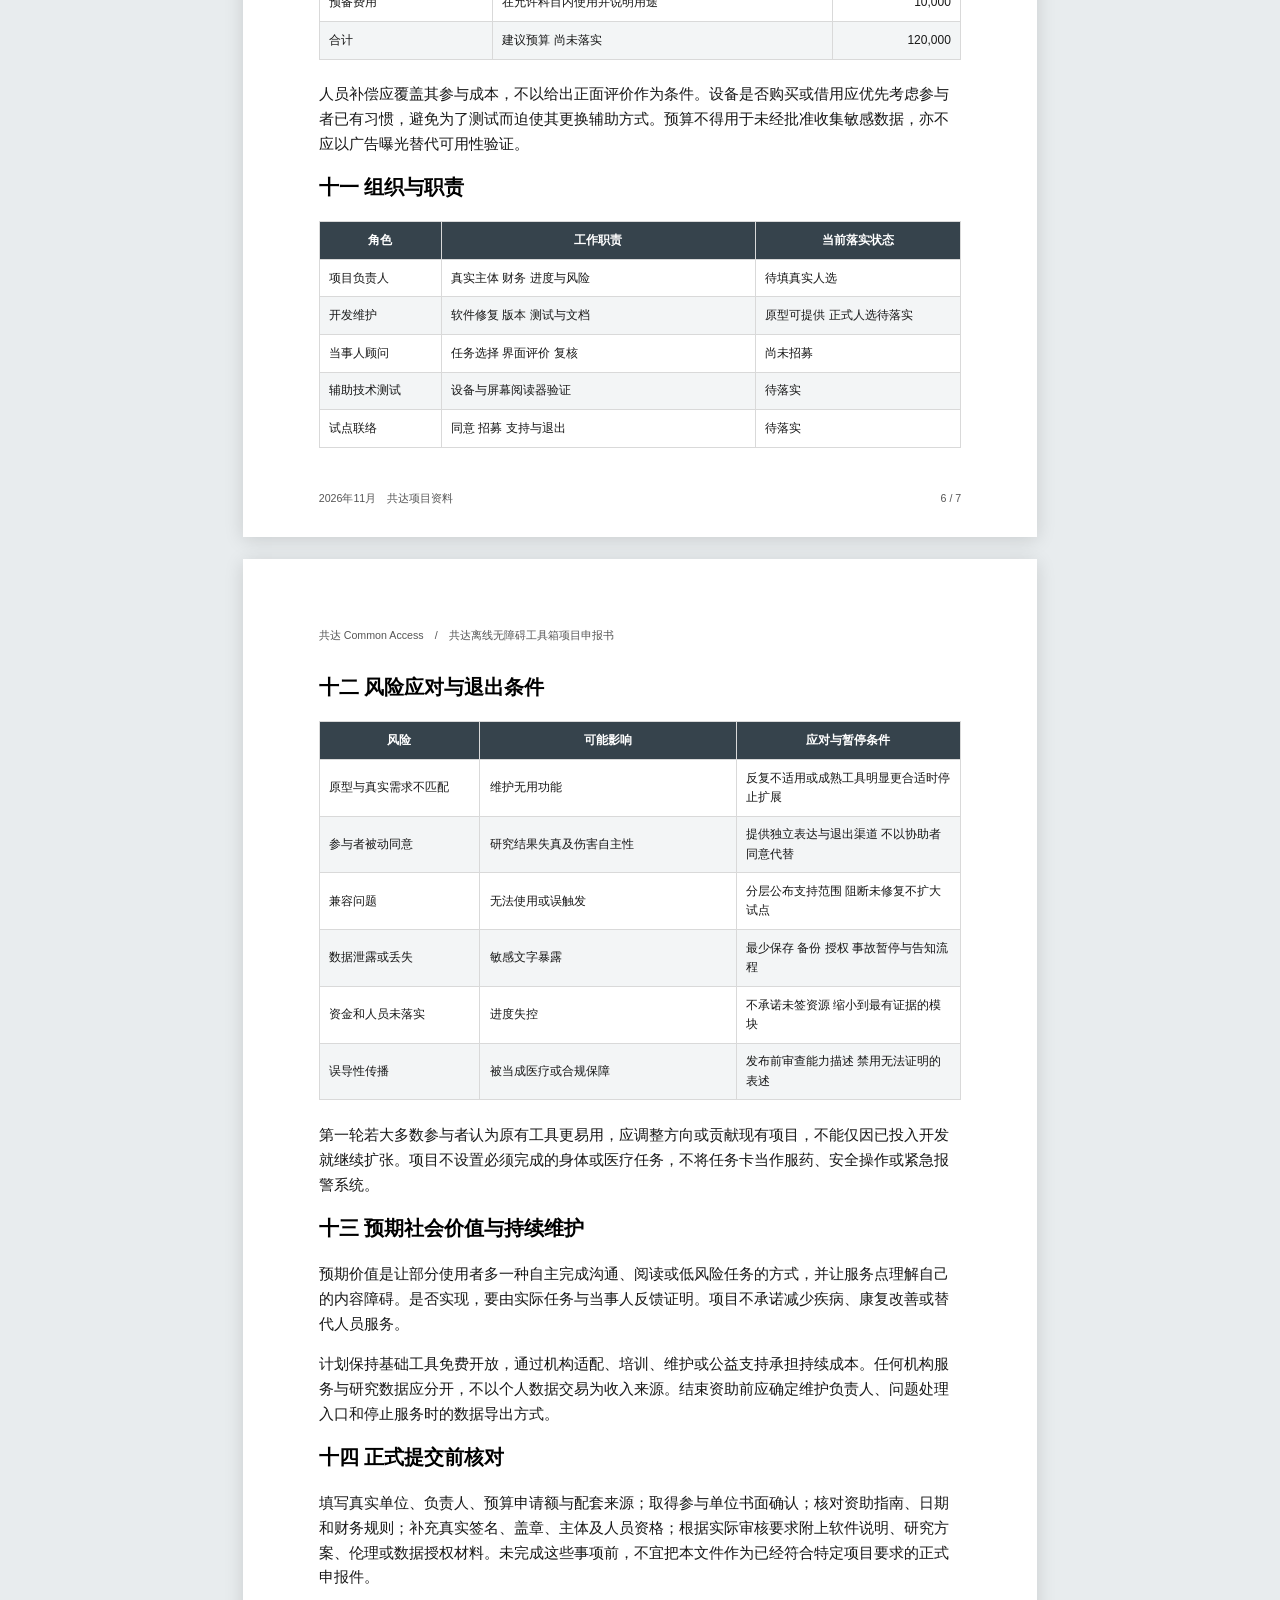
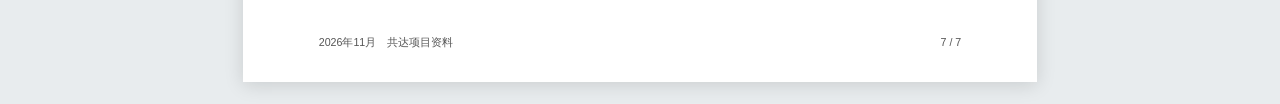
<file: accessibility/common-access/docs/application.html>
<!doctype html><html lang="zh-CN"><head><meta charset="utf-8"><meta name="viewport" content="width=device-width,initial-scale=1"><title>共达离线无障碍工具箱项目申报书</title><style>
*{box-sizing:border-box}body{margin:0;background:#e8ecee;color:#171717;font-family:"Microsoft YaHei","Noto Sans CJK SC","SimSun",sans-serif;font-size:11pt;line-height:1.7}
.docbar{padding:16px 24px;background:white;position:sticky;top:0;z-index:2;font-size:14px}.docbar a{margin-right:20px;color:#194b59}.docbar button{padding:10px 18px;background:#194b59;color:white;border:0;border-radius:5px;cursor:pointer}
.sheet{position:relative;background:white;width:210mm;height:297mm;padding:18mm 20mm 16mm;margin:22px auto;box-shadow:0 3px 18px #0002;overflow:visible}.running{font-size:8pt;line-height:1.5;color:#555;margin-bottom:7mm;min-height:5mm}.content{padding-bottom:7mm}h1,h2,h3{color:#000;line-height:1.5;break-after:avoid}h1{font-size:25pt;font-weight:700;margin:7mm 0 10mm}h2{font-size:15pt;margin:0 0 5mm}h3{font-size:11.5pt;margin:5mm 0 2mm}p{margin:0 0 4mm;text-align:left;overflow-wrap:anywhere}table{border-collapse:collapse;width:100%;table-layout:fixed;margin:5mm 0 6mm;font-size:9pt;line-height:1.6}th,td{border:1px solid #d9d9d9;padding:2.3mm 2.5mm;vertical-align:middle;overflow-wrap:anywhere}th{background:#36434c;color:#fff;font-weight:600}tbody tr:nth-child(even){background:#f3f5f6}tr{break-inside:avoid}thead{display:table-header-group}a{color:#173b45;text-decoration:underline;text-underline-offset:2px}ul,ol{padding-left:1.3em;margin:0 0 4mm}li{margin:2mm 0}code{font-family:Consolas,monospace;font-size:.9em;overflow-wrap:anywhere}pre{white-space:pre-wrap;overflow-wrap:anywhere;font-size:9pt;background:#f5f5f5;padding:3mm}.page-footer{position:absolute;bottom:8mm;left:20mm;right:20mm;display:flex;justify-content:space-between;font-size:8pt;color:#555}.cover h1{margin-top:15mm;font-size:25pt}.cover .running{margin-bottom:13mm}.continuous{height:auto;min-height:297mm}.continuous .content{padding-bottom:14mm}
@page{size:A4;margin:0}@media print{body{background:white}.docbar{display:none}.sheet{margin:0;box-shadow:none;break-after:page;page-break-after:always}.sheet:last-child{break-after:auto;page-break-after:auto}a{color:inherit}th{-webkit-print-color-adjust:exact;print-color-adjust:exact}tbody tr:nth-child(even){-webkit-print-color-adjust:exact;print-color-adjust:exact}.continuous{height:auto}.continuous .page-footer{display:none}}
@media screen and (max-width:850px){.sheet{width:100%;height:auto;min-height:0;padding:25px;margin:15px 0}.page-footer{position:static;margin-top:30px}.docbar{position:static}table{font-size:10pt}h1{font-size:24pt}}
</style></head><body><nav class="docbar" aria-label="文档操作"><a href="../index.html#help">返回工具箱</a><a href="application.md">查看可编辑原文</a><button onclick="window.print()">打印或另存为 PDF</button></nav><main><section class="sheet cover" aria-label="第 1 页"><div class="running">共达 Common Access　/　共达离线无障碍工具箱项目申报书</div><div class="content"><h1>共达离线无障碍工具箱项目申报书</h1>
<p>通用科技创新与公益服务项目</p>
<p>编制日期 2026年11月11日</p>
<p>本项目申请支持一套已有可运行原型的无障碍工具，重点开展当事人共同设计、辅助技术兼容验证和小范围场景试点。软件包含表达板、轻阅读、字幕工作台、一步任务卡及网页检查台，采用本机处理和可导出数据的方式，减少账号、联网与数据迁移负担。</p>
<p>申请的核心是验证哪些人能从具体功能受益、哪些人应采用成熟替代品，并修复阻断性问题。项目不以临床疗效、算法识别准确率或已获无障碍认证为立项前提。</p>
<table><colgroup><col style="width:28%"><col style="width:72%"></colgroup><thead><tr><th scope="col">申报字段</th><th scope="col">填报内容</th></tr></thead><tbody>
<tr><td>项目名称</td><td>共达离线无障碍工具箱</td></tr>
<tr><td>申报单位与负责人</td><td>待申报人填写并核实</td></tr>
<tr><td>申报类别与项目编号</td><td>待按正式指南填写</td></tr>
<tr><td>拟实施周期</td><td>24 周 从立项起计算</td></tr>
<tr><td>拟预算规模</td><td>120,000 元 仅为建议预算</td></tr>
<tr><td>申请金额与配套来源</td><td>待按指南及真实资金落实情况填写</td></tr>
<tr><td>当前阶段</td><td>可运行原型 已有工程测试 尚未开展用户试点</td></tr>
<tr><td>联系方式与盖章</td><td>待申报人填写</td></tr>
</tbody></table>
<p>本文件提供可编辑的技术和实施内容，正式提交前必须补充真实主体信息，并逐项匹配申报通知、资格条件和附件要求。</p></div><div class="page-footer"><span>2026年11月　共达项目资料</span><span>1 / 7</span></div></section><section class="sheet" aria-label="第 2 页"><div class="running">共达 Common Access　/　共达离线无障碍工具箱项目申报书</div><div class="content"><h2>一 项目背景与实际问题</h2>
<p>获得信息和表达意愿是参与学习、工作与社区生活的基础。辅助需求的障碍可能来自输入方式、内容形式、复杂操作、缺少合适设置，以及需要持续联网或重复注册。WHO 将沟通、认知与字幕等数字产品纳入辅助技术范围，同时强调产品之外的服务与获取障碍。<a href="https://www.who.int/news-room/fact-sheets/detail/assistive-technology">S01</a></p>
<p>国内无障碍环境建设相关法律对字幕、大字和信息交流提供了政策背景。法律支持需求的公共价值，但不自动证明本项目已达到法定标准、具备资助资格或应当被采购。<a href="https://gxca.miit.gov.cn/zwgk/zcwj/flfg/art/2024/art_340a68cb6a8e45ae81c121630dd37346.html">S03</a></p>
<p>本项目已整理 29 条公开来源，覆盖国际组织、当事人相关机构、技术标准、现有产品与公开使用反馈。具体需求包括沟通板输入方式可选、阅读显示与位置可调、字幕能够被人工复核、任务步骤清楚且可以恢复，以及内容提供者能够识别常见结构问题。公开证据能够说明问题值得验证，但不能代替本项目的用户访谈。</p>
<h2>二 服务对象与适用边界</h2>
<p>首轮对象是能表达使用意愿、愿意尝试相应工具的成人，以及经其同意参与设置的协助者。项目不要求提供诊断证明，不把某一残障类别的所有人视作同质用户，也不通过照护者意见替代当事人的选择。</p>
<p>软件不提供医疗诊断、康复处方、服药建议、眼控识别、自动手语翻译、环境危险报警或路线安全保障。需要专业 AAC 系统、出版物阅读器、专业字幕编辑器及审计服务的场景，应当优先评估成熟产品。</p>
<h2>三 项目目标</h2>
<p>在 24 周内完成一轮以当事人参与为核心的验证，形成可复现的测试材料、修复记录及公开版本；建立用户可理解的数据保存、导出与删除流程；明确每个模块的可用场景和不适用场景。项目的成功标准是自主选择与任务可达性改善的证据，而不是简单追求功能数或下载量。</p></div><div class="page-footer"><span>2026年11月　共达项目资料</span><span>2 / 7</span></div></section><section class="sheet" aria-label="第 3 页"><div class="running">共达 Common Access　/　共达离线无障碍工具箱项目申报书</div><div class="content"><h2>四 建设内容与已有基础</h2>
<table><colgroup><col style="width:19%"><col style="width:45%"><col style="width:36%"></colgroup><thead><tr><th scope="col">模块</th><th scope="col">当前可运行能力</th><th scope="col">后续建设重点</th></tr></thead><tbody>
<tr><td>表达板</td><td>短语 句子组合 本地语音 大字展示 扫描</td><td>外接开关与不同触发方式实测</td></tr>
<tr><td>轻阅读</td><td>纯文本 逐段显示 偏好调整 本地朗读</td><td>真实阅读任务与辅助技术兼容</td></tr>
<tr><td>字幕工作台</td><td>时间文字编辑 偏移 检查 导出</td><td>本地媒体同步和听障共同复核</td></tr>
<tr><td>一步任务卡</td><td>分步 暂停 退回 保存 计时</td><td>用户自选任务的恢复体验</td></tr>
<tr><td>网页检查台</td><td>静态源码线索 两色对比度 报告</td><td>规则误报边界与人工测试路径</td></tr>
</tbody></table>
<p>软件采用原创 HTML、CSS 和 JavaScript，无运行时第三方依赖。通用界面提供键盘导航、可见焦点、大字号、配色选择、明文存储提示及 JSON 备份。核心算法已有 56 项自动断言；初步浏览器检查已覆盖模块的主要数据流程。完整环境和测试边界见随附用户指南及测试记录。</p>
<p>当前原型和文档是技术基础，不构成已完成的服务试点。没有用户留存、付费、临床结果、合作机构或采购承诺。正式立项后应将这些未知问题纳入阶段目标，而不是填成已实现业绩。</p>
<h2>五 方案特点与创新边界</h2>
<p>本项目拟验证的是一条实施路径：用统一的本机处理、清楚的操作和可带走的数据，降低小规模辅助场景的部署与试用成本。五个模块共享控制方式和数据约定，用户可以只选需要的模块。</p>
<p>这种组合属于工程与服务流程设计，不声称首创 AAC、字幕编辑或无障碍检查。Cboard、AsTeRICS、Thorium、Subtitle Edit 和成熟评估工具都已存在。项目将对照这些方案，必要时选择适配、培训或回馈现有开源项目，而不因已有原型就坚持重复建设。</p></div><div class="page-footer"><span>2026年11月　共达项目资料</span><span>3 / 7</span></div></section><section class="sheet" aria-label="第 4 页"><div class="running">共达 Common Access　/　共达离线无障碍工具箱项目申报书</div><div class="content"><h2>六 技术路线与数据治理</h2>
<p>交互层采用语义化控件和普通页面导航；核心算法独立于界面，处理字幕时间、备份校验、段落拆分和颜色计算。表达板、阅读和任务模块分别管理状态，临时文字默认不落盘。用户主动保存的数据集中为一个带版本号的本机 JSON 结构，导入先验证再确认，避免错误文件部分覆盖。</p>
<p>语音只选择浏览器标记为本地的声音；没有声音时保留文字及大字路径。网页检查以未挂载模板解析源码，不执行输入脚本，不加载其中资源。字幕与媒体仅由用户在当前设备打开，不接入识别服务，也不上传服务器。</p>
<table><colgroup><col style="width:25%"><col style="width:40%"><col style="width:35%"></colgroup><thead><tr><th scope="col">风险点</th><th scope="col">设计控制</th><th scope="col">验证方式</th></tr></thead><tbody>
<tr><td>敏感文字泄露</td><td>默认不保存 无追踪 不自动上传</td><td>网络请求检查 存储行为测试</td></tr>
<tr><td>已存内容被破坏</td><td>结构验证 异常暂停写入 明确确认</td><td>损坏与冲突备份样本</td></tr>
<tr><td>键盘陷阱</td><td>正常 Tab 路径 扫描可退出</td><td>键盘及外接开关任务</td></tr>
<tr><td>自动检查误导</td><td>明确线索范围 人工复核说明</td><td>好坏源码与反例测试</td></tr>
<tr><td>设备语音差异</td><td>本地语音检测 文字兜底</td><td>多设备与断网检查</td></tr>
</tbody></table>
<p>本机存储并不等于加密或身份保护。共用设备上的其他使用者、扩展或同源代码仍可能读取数据。项目不收集用户原文作为遥测，不将健康或身份资料存入公开仓库。研究记录采用最少信息、代号及明确授权；任何后续云同步都应作为新功能单独评估。</p>
<h2>七 知识产权与开源</h2>
<p>原创代码拟按 MIT 许可发布。外部指南仅链接和简要改写，归原权利人所有；没有复制成熟项目代码或附带未获授权的符号库。项目没有已申请或已授权专利、软件著作权或第三方认证的事实声明；如未来办理登记，应以真实材料另行申报。</p></div><div class="page-footer"><span>2026年11月　共达项目资料</span><span>4 / 7</span></div></section><section class="sheet" aria-label="第 5 页"><div class="running">共达 Common Access　/　共达离线无障碍工具箱项目申报书</div><div class="content"><h2>八 实施计划与阶段交付</h2>
<table><colgroup><col style="width:21%"><col style="width:13%"><col style="width:36%"><col style="width:30%"></colgroup><thead><tr><th scope="col">阶段</th><th scope="col">周次</th><th scope="col">工作内容</th><th scope="col">阶段成果</th></tr></thead><tbody>
<tr><td>准备与共同设计</td><td>1至4</td><td>确认主体 招募 访谈 同意与任务选择</td><td>研究协议 任务样本 风险清单</td></tr>
<tr><td>首轮验证</td><td>5至8</td><td>表达板和任务卡实测 发现阻断</td><td>问题记录 输入适配结论</td></tr>
<tr><td>修复与兼容</td><td>9至12</td><td>修复高优先问题 多浏览器辅助技术检查</td><td>修复版 自动回归用例</td></tr>
<tr><td>扩展验证</td><td>13至16</td><td>阅读与字幕内容任务 检查台教学试用</td><td>对比记录 模块去留建议</td></tr>
<tr><td>场景试点</td><td>17至20</td><td>有意愿机构试用 训练 协助与维护</td><td>试点日志 可用指南</td></tr>
<tr><td>总结与公开</td><td>21至24</td><td>复核效果 开源版本 文档与持续维护安排</td><td>验收报告 公开版本 维护计划</td></tr>
</tbody></table>
<p>拟招募总计 20至24 名参与者，允许个人选择多个模块，不按模块人数简单相加；拟邀请 2至3 个服务点参与试点，目前均待联系及确认。招聘、数据授权、参与形式及补偿应先获得机构和参与者认可，不能将计划人数写成已经参与人数。</p>
<h2>九 验收指标与评估方法</h2>
<table><colgroup><col style="width:25%"><col style="width:40%"><col style="width:35%"></colgroup><thead><tr><th scope="col">指标</th><th scope="col">拟定目标</th><th scope="col">计算与证据</th></tr></thead><tbody>
<tr><td>当事人参与</td><td>20至24 名 自愿可退出</td><td>同意记录及匿名任务记录</td></tr>
<tr><td>核心路径成功率</td><td>达到 80% 为评审目标</td><td>各模块按约定任务与输入方式分层 不合并掩盖差异</td></tr>
<tr><td>阻断问题</td><td>已知一级阻断在发布前关闭</td><td>问题编号 复测和相关参与者确认</td></tr>
<tr><td>数据可带走</td><td>备份恢复成功率目标 100%</td><td>有预期结果的有效与损坏样本</td></tr>
<tr><td>键盘可达</td><td>五模块主要路径均可退出和完成</td><td>操作脚本 实测环境 失败记录</td></tr>
<tr><td>公开成果</td><td>一个版本 一套文档 一份边界清单</td><td>版本标识 可复现测试与发布记录</td></tr>
</tbody></table>
<p>这些是拟验收目标，不是已取得结果。除任务完成外，还需收集误选与恢复、主观负担、偏好及是否愿意继续使用。不得用少数受试者结果证明普遍有效，更不得推导临床疗效。</p></div><div class="page-footer"><span>2026年11月　共达项目资料</span><span>5 / 7</span></div></section><section class="sheet" aria-label="第 6 页"><div class="running">共达 Common Access　/　共达离线无障碍工具箱项目申报书</div><div class="content"><h2>十 建议预算与测算依据</h2>
<p>下列为 24 周验证和试点的规划预算，合计 120,000 元。单价是待询价的估算，不是已签合同。正式申报时须按财务制度调整科目、税费、补助方式及可列支范围，不能把估算当作已落实资金。</p>
<table><colgroup><col style="width:27%"><col style="width:53%"><col style="width:20%"></colgroup><thead><tr><th scope="col">科目</th><th scope="col">测算条件</th><th scope="col">金额 元</th></tr></thead><tbody>
<tr><td>开发与修复</td><td>40 人日 每人日 1,000 元</td><td style="text-align:right">40,000</td></tr>
<tr><td>当事人参与补偿</td><td>20 人 每人预算 300 元</td><td style="text-align:right">6,000</td></tr>
<tr><td>参与支持与招募</td><td>交通 无障碍沟通与组织费用 待核价</td><td style="text-align:right">8,000</td></tr>
<tr><td>独立无障碍测试</td><td>15 人日 每人日 1,200 元</td><td style="text-align:right">18,000</td></tr>
<tr><td>设备与适配</td><td>测试开关 支架与兼容设备 待核价</td><td style="text-align:right">8,000</td></tr>
<tr><td>试点支持</td><td>现场或远程部署 维护与反馈</td><td style="text-align:right">12,000</td></tr>
<tr><td>隐私与研究材料审查</td><td>流程及授权文案复核</td><td style="text-align:right">8,000</td></tr>
<tr><td>培训与文档</td><td>使用培训 可访问材料与维护交接</td><td style="text-align:right">10,000</td></tr>
<tr><td>预备费用</td><td>在允许科目内使用并说明用途</td><td style="text-align:right">10,000</td></tr>
<tr><td>合计</td><td>建议预算 尚未落实</td><td style="text-align:right">120,000</td></tr>
</tbody></table>
<p>人员补偿应覆盖其参与成本，不以给出正面评价作为条件。设备是否购买或借用应优先考虑参与者已有习惯，避免为了测试而迫使其更换辅助方式。预算不得用于未经批准收集敏感数据，亦不应以广告曝光替代可用性验证。</p>
<h2>十一 组织与职责</h2>
<table><colgroup><col style="width:19%"><col style="width:49%"><col style="width:32%"></colgroup><thead><tr><th scope="col">角色</th><th scope="col">工作职责</th><th scope="col">当前落实状态</th></tr></thead><tbody>
<tr><td>项目负责人</td><td>真实主体 财务 进度与风险</td><td>待填真实人选</td></tr>
<tr><td>开发维护</td><td>软件修复 版本 测试与文档</td><td>原型可提供 正式人选待落实</td></tr>
<tr><td>当事人顾问</td><td>任务选择 界面评价 复核</td><td>尚未招募</td></tr>
<tr><td>辅助技术测试</td><td>设备与屏幕阅读器验证</td><td>待落实</td></tr>
<tr><td>试点联络</td><td>同意 招募 支持与退出</td><td>待落实</td></tr>
</tbody></table></div><div class="page-footer"><span>2026年11月　共达项目资料</span><span>6 / 7</span></div></section><section class="sheet" aria-label="第 7 页"><div class="running">共达 Common Access　/　共达离线无障碍工具箱项目申报书</div><div class="content"><h2>十二 风险应对与退出条件</h2>
<table><colgroup><col style="width:25%"><col style="width:40%"><col style="width:35%"></colgroup><thead><tr><th scope="col">风险</th><th scope="col">可能影响</th><th scope="col">应对与暂停条件</th></tr></thead><tbody>
<tr><td>原型与真实需求不匹配</td><td>维护无用功能</td><td>反复不适用或成熟工具明显更合适时停止扩展</td></tr>
<tr><td>参与者被动同意</td><td>研究结果失真及伤害自主性</td><td>提供独立表达与退出渠道 不以协助者同意代替</td></tr>
<tr><td>兼容问题</td><td>无法使用或误触发</td><td>分层公布支持范围 阻断未修复不扩大试点</td></tr>
<tr><td>数据泄露或丢失</td><td>敏感文字暴露</td><td>最少保存 备份 授权 事故暂停与告知流程</td></tr>
<tr><td>资金和人员未落实</td><td>进度失控</td><td>不承诺未签资源 缩小到最有证据的模块</td></tr>
<tr><td>误导性传播</td><td>被当成医疗或合规保障</td><td>发布前审查能力描述 禁用无法证明的表述</td></tr>
</tbody></table>
<p>第一轮若大多数参与者认为原有工具更易用，应调整方向或贡献现有项目，不能仅因已投入开发就继续扩张。项目不设置必须完成的身体或医疗任务，不将任务卡当作服药、安全操作或紧急报警系统。</p>
<h2>十三 预期社会价值与持续维护</h2>
<p>预期价值是让部分使用者多一种自主完成沟通、阅读或低风险任务的方式，并让服务点理解自己的内容障碍。是否实现，要由实际任务与当事人反馈证明。项目不承诺减少疾病、康复改善或替代人员服务。</p>
<p>计划保持基础工具免费开放，通过机构适配、培训、维护或公益支持承担持续成本。任何机构服务与研究数据应分开，不以个人数据交易为收入来源。结束资助前应确定维护负责人、问题处理入口和停止服务时的数据导出方式。</p>
<h2>十四 正式提交前核对</h2>
<p>填写真实单位、负责人、预算申请额与配套来源；取得参与单位书面确认；核对资助指南、日期和财务规则；补充真实签名、盖章、主体及人员资格；根据实际审核要求附上软件说明、研究方案、伦理或数据授权材料。未完成这些事项前，不宜把本文件作为已经符合特定项目要求的正式申报件。</p></div><div class="page-footer"><span>2026年11月　共达项目资料</span><span>7 / 7</span></div></section></main></body></html>
</file>
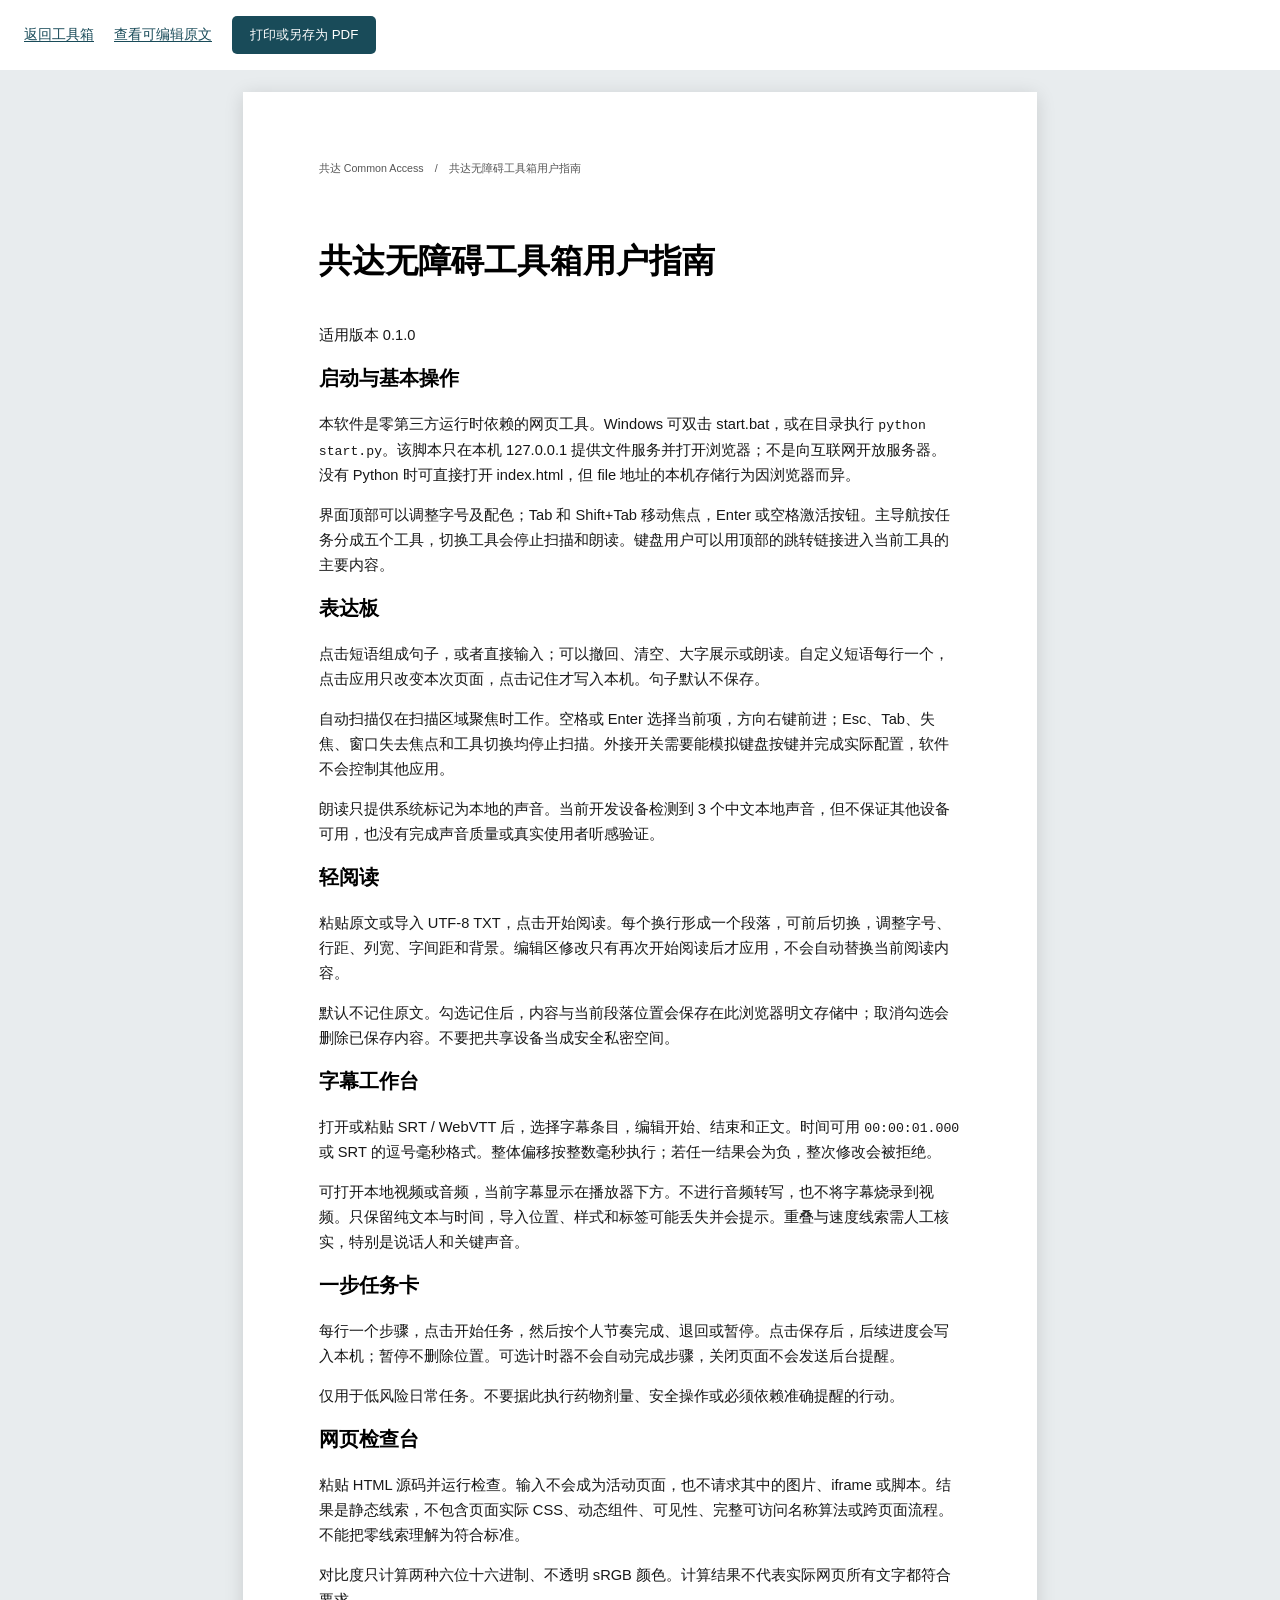
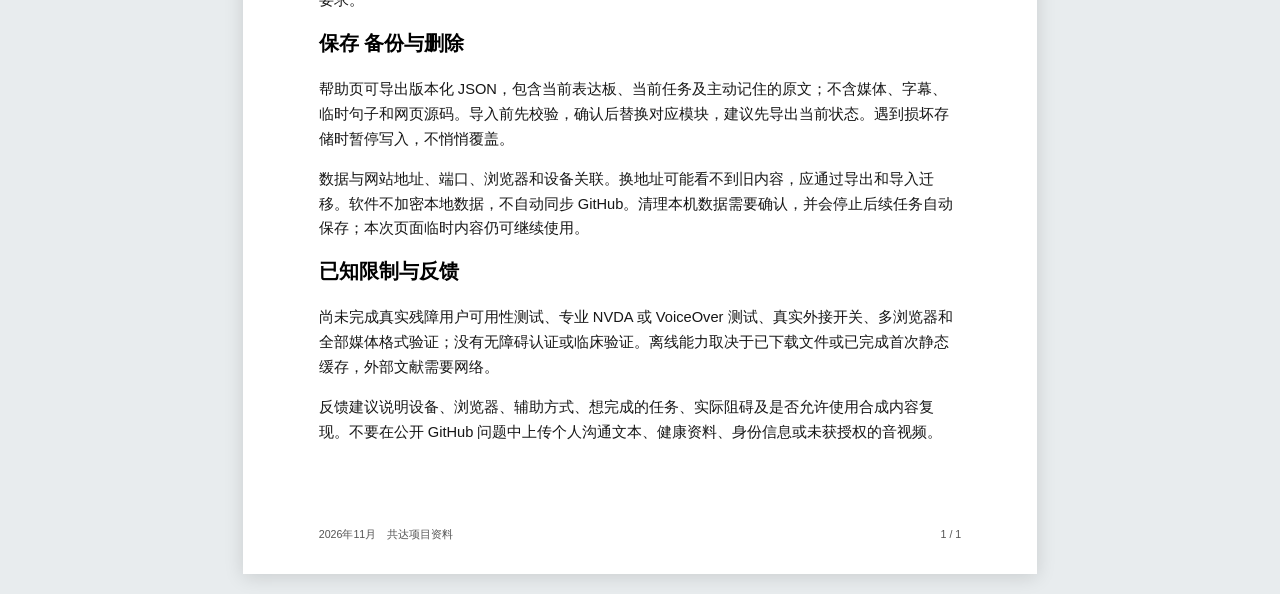
<file: accessibility/common-access/docs/guide.html>
<!doctype html><html lang="zh-CN"><head><meta charset="utf-8"><meta name="viewport" content="width=device-width,initial-scale=1"><title>共达无障碍工具箱用户指南</title><style>
*{box-sizing:border-box}body{margin:0;background:#e8ecee;color:#171717;font-family:"Microsoft YaHei","Noto Sans CJK SC","SimSun",sans-serif;font-size:11pt;line-height:1.7}
.docbar{padding:16px 24px;background:white;position:sticky;top:0;z-index:2;font-size:14px}.docbar a{margin-right:20px;color:#194b59}.docbar button{padding:10px 18px;background:#194b59;color:white;border:0;border-radius:5px;cursor:pointer}
.sheet{position:relative;background:white;width:210mm;height:297mm;padding:18mm 20mm 16mm;margin:22px auto;box-shadow:0 3px 18px #0002;overflow:visible}.running{font-size:8pt;line-height:1.5;color:#555;margin-bottom:7mm;min-height:5mm}.content{padding-bottom:7mm}h1,h2,h3{color:#000;line-height:1.5;break-after:avoid}h1{font-size:25pt;font-weight:700;margin:7mm 0 10mm}h2{font-size:15pt;margin:0 0 5mm}h3{font-size:11.5pt;margin:5mm 0 2mm}p{margin:0 0 4mm;text-align:left;overflow-wrap:anywhere}table{border-collapse:collapse;width:100%;table-layout:fixed;margin:5mm 0 6mm;font-size:9pt;line-height:1.6}th,td{border:1px solid #d9d9d9;padding:2.3mm 2.5mm;vertical-align:middle;overflow-wrap:anywhere}th{background:#36434c;color:#fff;font-weight:600}tbody tr:nth-child(even){background:#f3f5f6}tr{break-inside:avoid}thead{display:table-header-group}a{color:#173b45;text-decoration:underline;text-underline-offset:2px}ul,ol{padding-left:1.3em;margin:0 0 4mm}li{margin:2mm 0}code{font-family:Consolas,monospace;font-size:.9em;overflow-wrap:anywhere}pre{white-space:pre-wrap;overflow-wrap:anywhere;font-size:9pt;background:#f5f5f5;padding:3mm}.page-footer{position:absolute;bottom:8mm;left:20mm;right:20mm;display:flex;justify-content:space-between;font-size:8pt;color:#555}.cover h1{margin-top:15mm;font-size:25pt}.cover .running{margin-bottom:13mm}.continuous{height:auto;min-height:297mm}.continuous .content{padding-bottom:14mm}
@page{size:A4;margin:0}@media print{body{background:white}.docbar{display:none}.sheet{margin:0;box-shadow:none;break-after:page;page-break-after:always}.sheet:last-child{break-after:auto;page-break-after:auto}a{color:inherit}th{-webkit-print-color-adjust:exact;print-color-adjust:exact}tbody tr:nth-child(even){-webkit-print-color-adjust:exact;print-color-adjust:exact}.continuous{height:auto}.continuous .page-footer{display:none}}
@media screen and (max-width:850px){.sheet{width:100%;height:auto;min-height:0;padding:25px;margin:15px 0}.page-footer{position:static;margin-top:30px}.docbar{position:static}table{font-size:10pt}h1{font-size:24pt}}
</style></head><body><nav class="docbar" aria-label="文档操作"><a href="../index.html#help">返回工具箱</a><a href="guide.md">查看可编辑原文</a><button onclick="window.print()">打印或另存为 PDF</button></nav><main><section class="sheet cover continuous" aria-label="第 1 页"><div class="running">共达 Common Access　/　共达无障碍工具箱用户指南</div><div class="content"><h1>共达无障碍工具箱用户指南</h1>
<p>适用版本 0.1.0</p>
<h2>启动与基本操作</h2>
<p>本软件是零第三方运行时依赖的网页工具。Windows 可双击 start.bat，或在目录执行 <code>python start.py</code>。该脚本只在本机 127.0.0.1 提供文件服务并打开浏览器；不是向互联网开放服务器。没有 Python 时可直接打开 index.html，但 file 地址的本机存储行为因浏览器而异。</p>
<p>界面顶部可以调整字号及配色；Tab 和 Shift+Tab 移动焦点，Enter 或空格激活按钮。主导航按任务分成五个工具，切换工具会停止扫描和朗读。键盘用户可以用顶部的跳转链接进入当前工具的主要内容。</p>
<h2>表达板</h2>
<p>点击短语组成句子，或者直接输入；可以撤回、清空、大字展示或朗读。自定义短语每行一个，点击应用只改变本次页面，点击记住才写入本机。句子默认不保存。</p>
<p>自动扫描仅在扫描区域聚焦时工作。空格或 Enter 选择当前项，方向右键前进；Esc、Tab、失焦、窗口失去焦点和工具切换均停止扫描。外接开关需要能模拟键盘按键并完成实际配置，软件不会控制其他应用。</p>
<p>朗读只提供系统标记为本地的声音。当前开发设备检测到 3 个中文本地声音，但不保证其他设备可用，也没有完成声音质量或真实使用者听感验证。</p>
<h2>轻阅读</h2>
<p>粘贴原文或导入 UTF-8 TXT，点击开始阅读。每个换行形成一个段落，可前后切换，调整字号、行距、列宽、字间距和背景。编辑区修改只有再次开始阅读后才应用，不会自动替换当前阅读内容。</p>
<p>默认不记住原文。勾选记住后，内容与当前段落位置会保存在此浏览器明文存储中；取消勾选会删除已保存内容。不要把共享设备当成安全私密空间。</p>
<h2>字幕工作台</h2>
<p>打开或粘贴 SRT / WebVTT 后，选择字幕条目，编辑开始、结束和正文。时间可用 <code>00:00:01.000</code> 或 SRT 的逗号毫秒格式。整体偏移按整数毫秒执行；若任一结果会为负，整次修改会被拒绝。</p>
<p>可打开本地视频或音频，当前字幕显示在播放器下方。不进行音频转写，也不将字幕烧录到视频。只保留纯文本与时间，导入位置、样式和标签可能丢失并会提示。重叠与速度线索需人工核实，特别是说话人和关键声音。</p>
<h2>一步任务卡</h2>
<p>每行一个步骤，点击开始任务，然后按个人节奏完成、退回或暂停。点击保存后，后续进度会写入本机；暂停不删除位置。可选计时器不会自动完成步骤，关闭页面不会发送后台提醒。</p>
<p>仅用于低风险日常任务。不要据此执行药物剂量、安全操作或必须依赖准确提醒的行动。</p>
<h2>网页检查台</h2>
<p>粘贴 HTML 源码并运行检查。输入不会成为活动页面，也不请求其中的图片、iframe 或脚本。结果是静态线索，不包含页面实际 CSS、动态组件、可见性、完整可访问名称算法或跨页面流程。不能把零线索理解为符合标准。</p>
<p>对比度只计算两种六位十六进制、不透明 sRGB 颜色。计算结果不代表实际网页所有文字都符合要求。</p>
<h2>保存 备份与删除</h2>
<p>帮助页可导出版本化 JSON，包含当前表达板、当前任务及主动记住的原文；不含媒体、字幕、临时句子和网页源码。导入前先校验，确认后替换对应模块，建议先导出当前状态。遇到损坏存储时暂停写入，不悄悄覆盖。</p>
<p>数据与网站地址、端口、浏览器和设备关联。换地址可能看不到旧内容，应通过导出和导入迁移。软件不加密本地数据，不自动同步 GitHub。清理本机数据需要确认，并会停止后续任务自动保存；本次页面临时内容仍可继续使用。</p>
<h2>已知限制与反馈</h2>
<p>尚未完成真实残障用户可用性测试、专业 NVDA 或 VoiceOver 测试、真实外接开关、多浏览器和全部媒体格式验证；没有无障碍认证或临床验证。离线能力取决于已下载文件或已完成首次静态缓存，外部文献需要网络。</p>
<p>反馈建议说明设备、浏览器、辅助方式、想完成的任务、实际阻碍及是否允许使用合成内容复现。不要在公开 GitHub 问题中上传个人沟通文本、健康资料、身份信息或未获授权的音视频。</p></div><div class="page-footer"><span>2026年11月　共达项目资料</span><span>1 / 1</span></div></section></main></body></html>
</file>
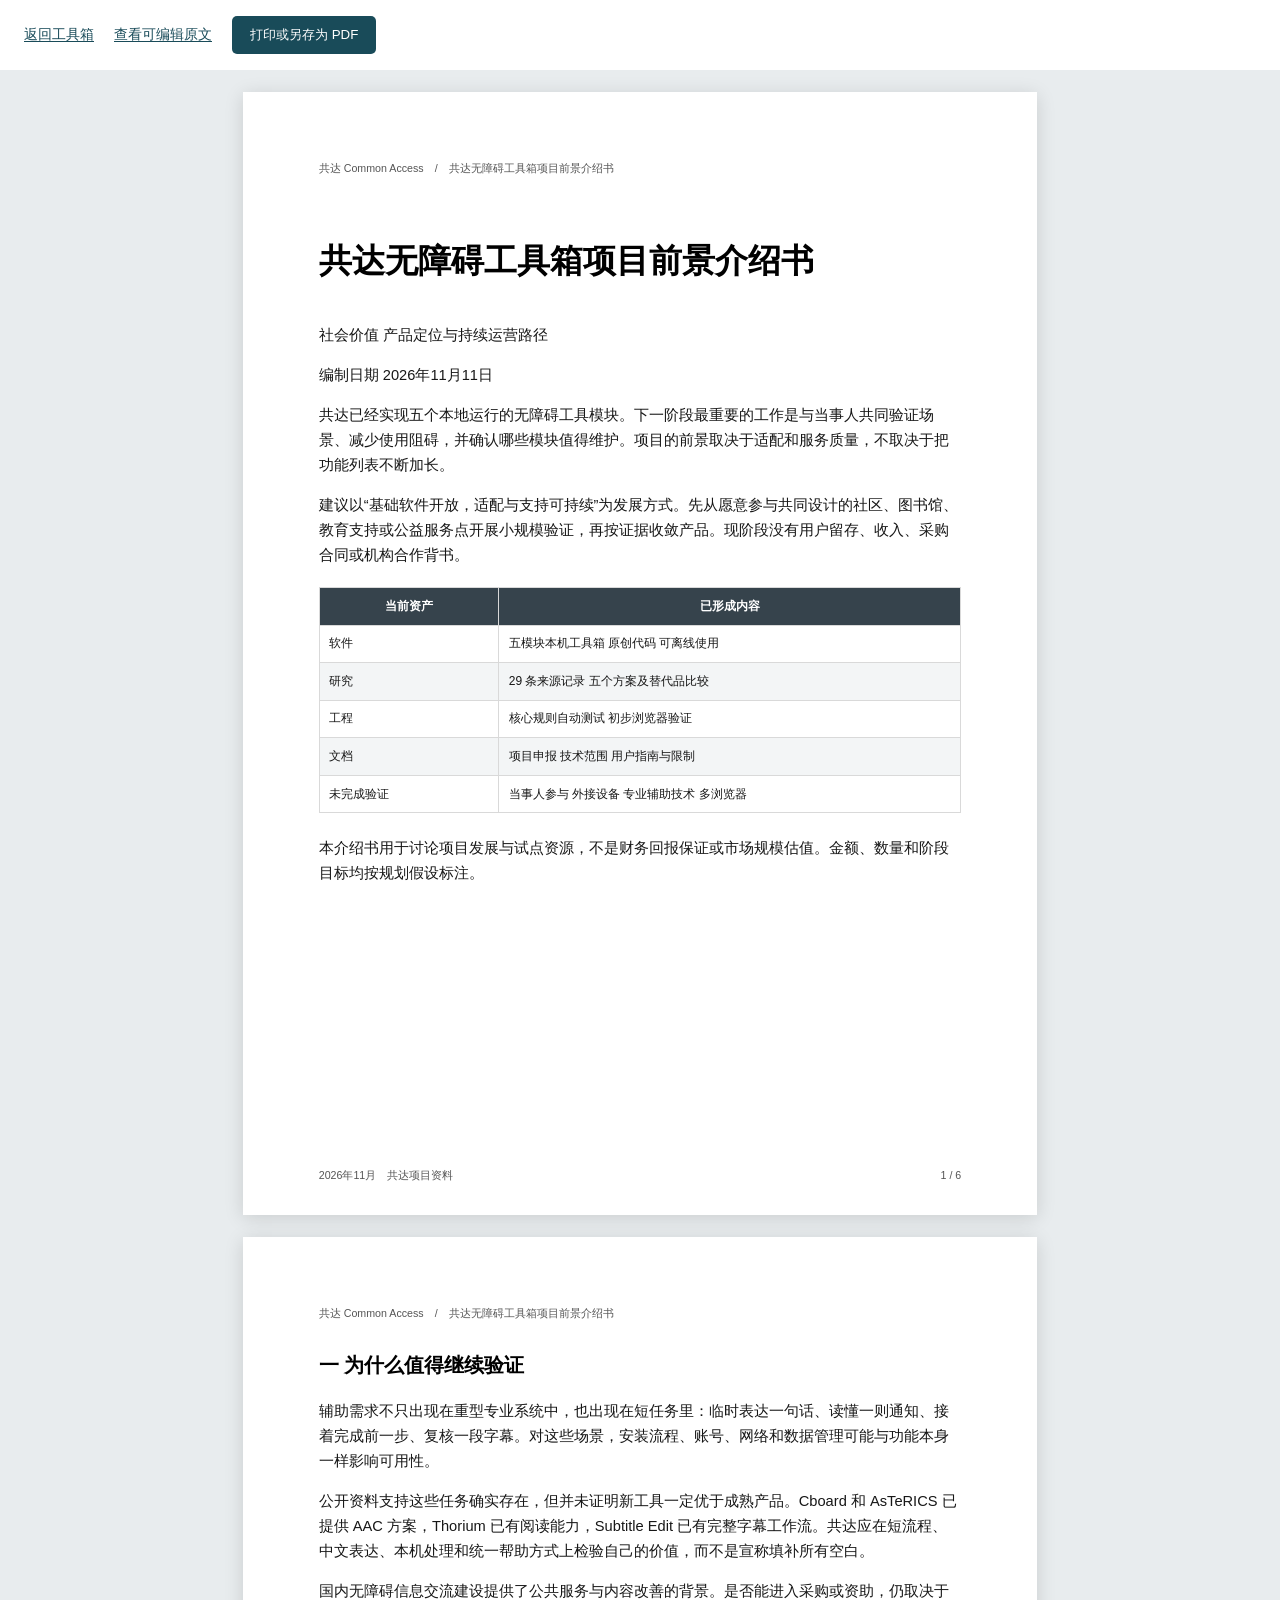
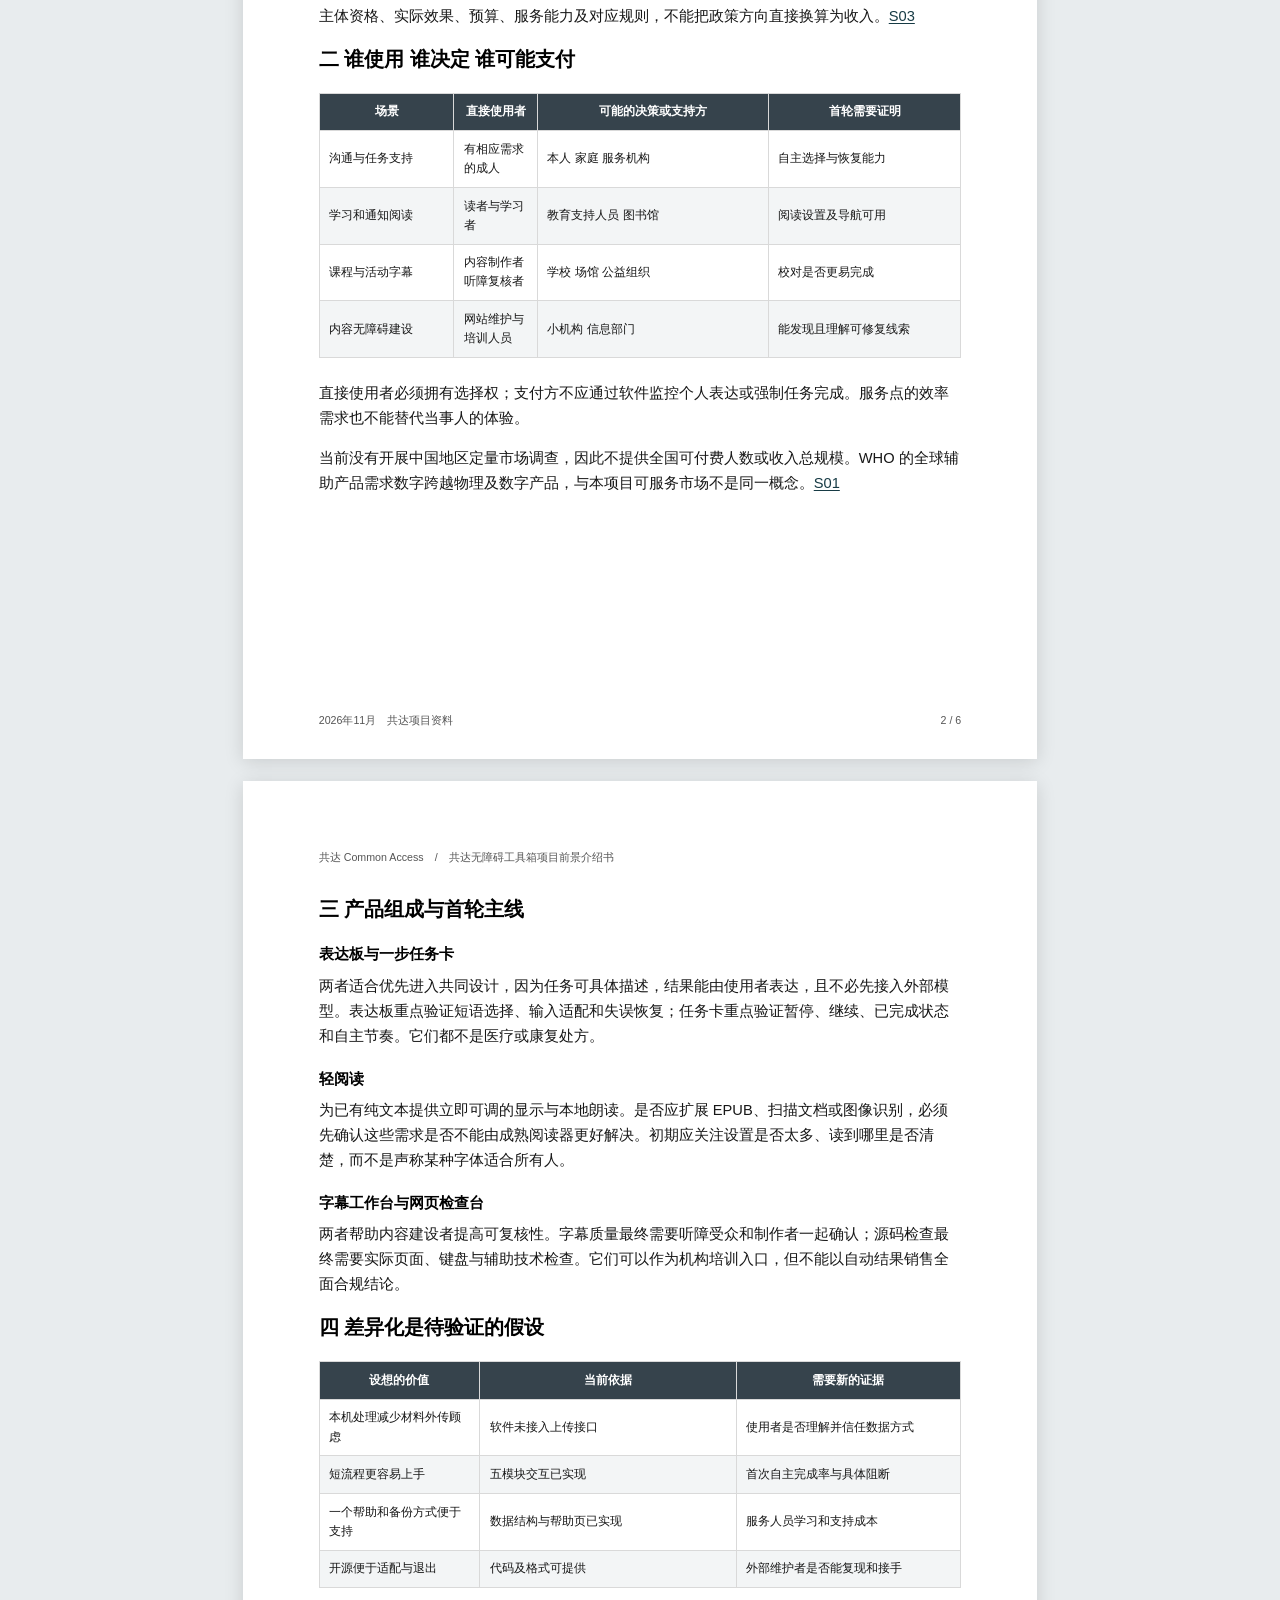
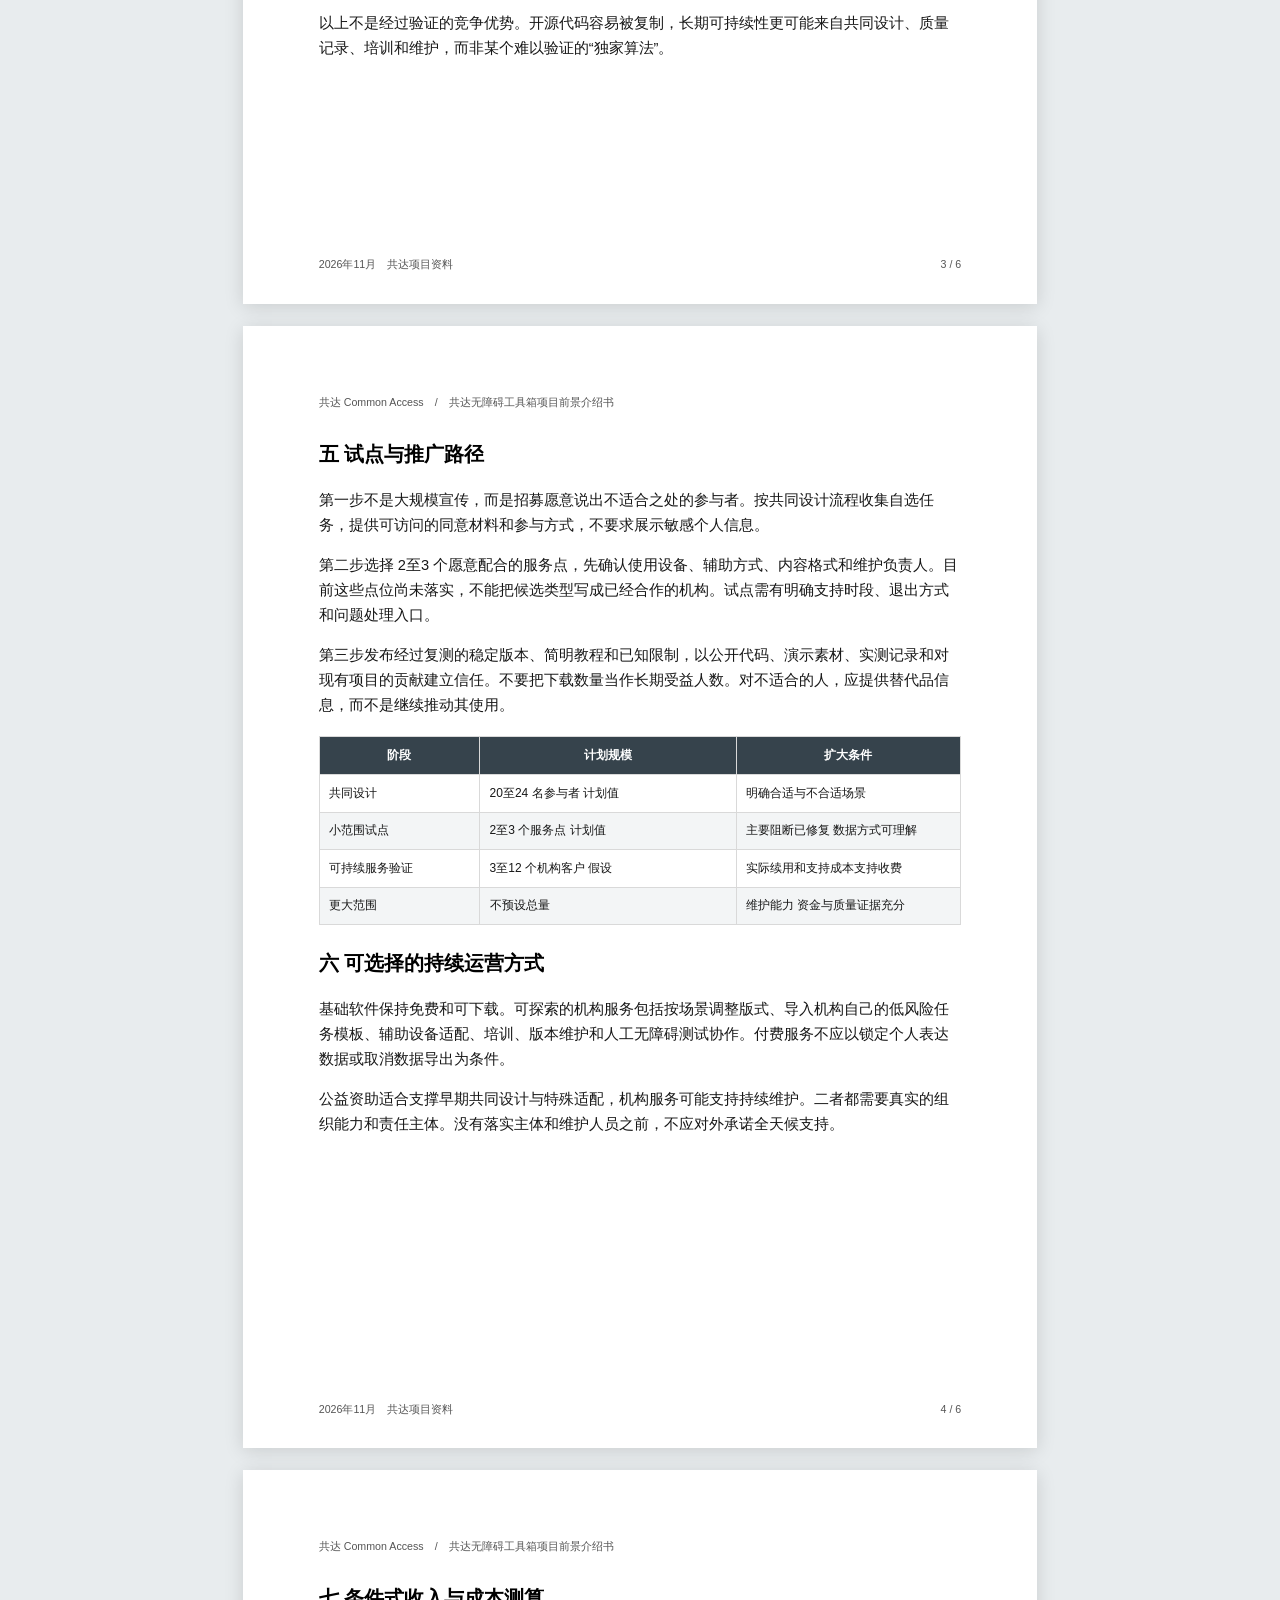
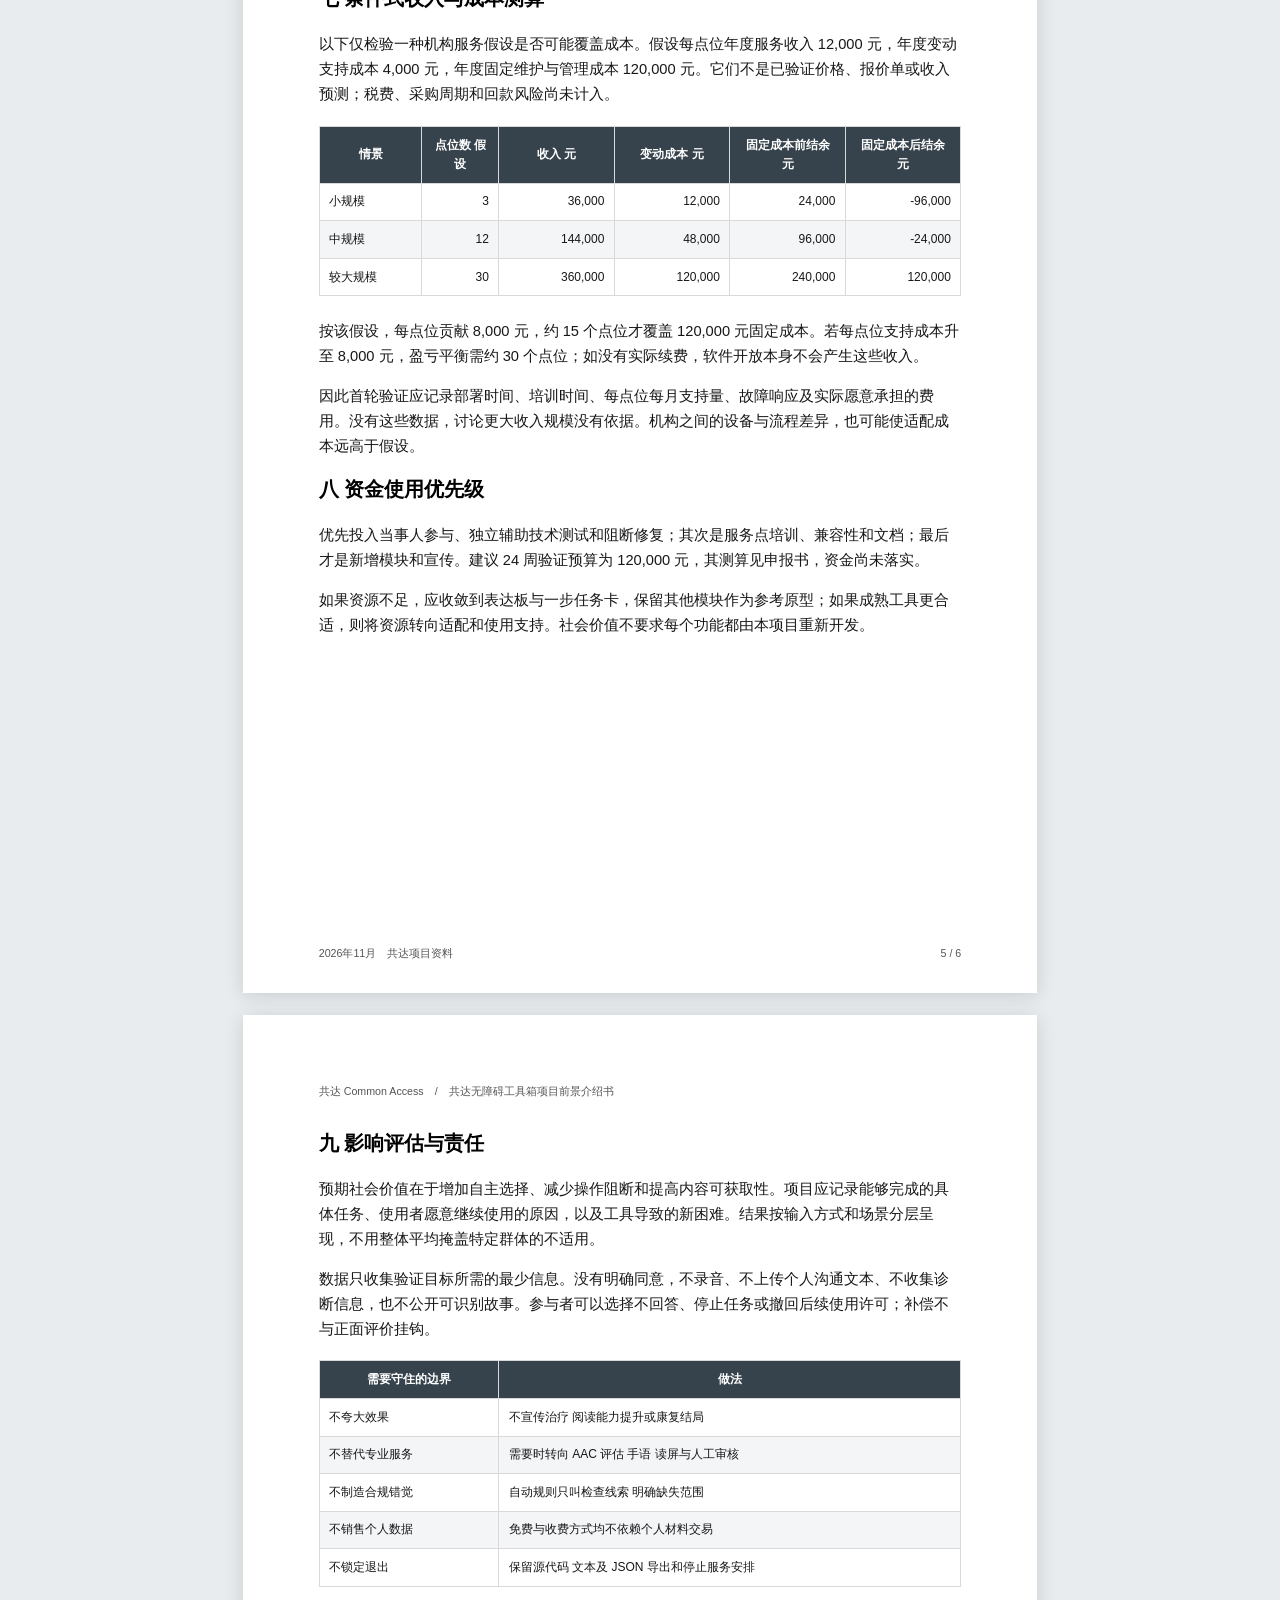
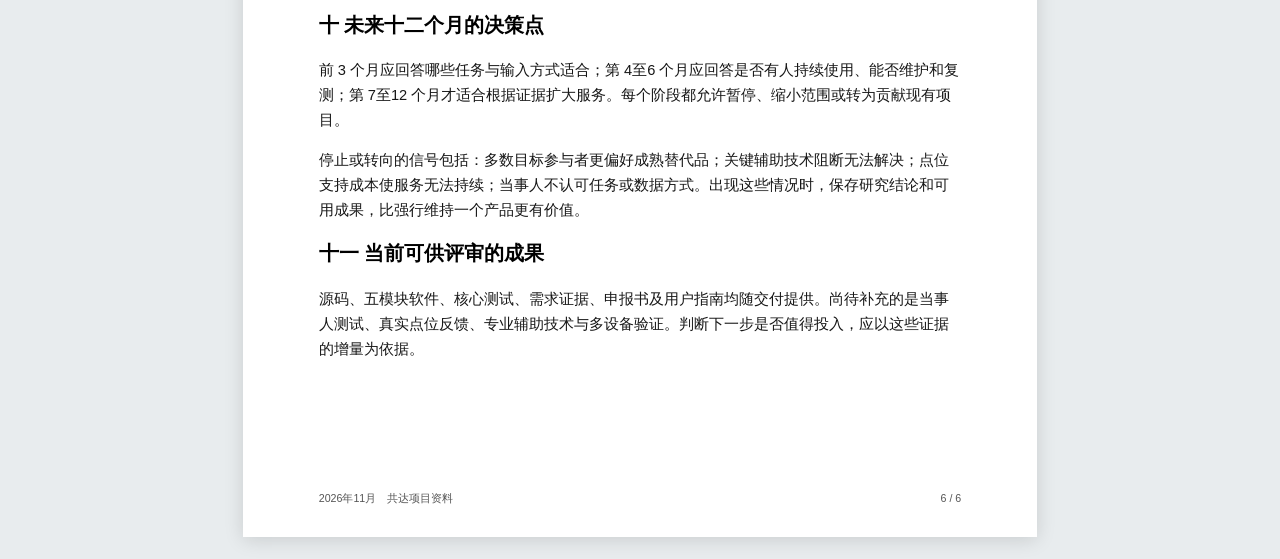
<file: accessibility/common-access/docs/prospects.html>
<!doctype html><html lang="zh-CN"><head><meta charset="utf-8"><meta name="viewport" content="width=device-width,initial-scale=1"><title>共达无障碍工具箱项目前景介绍书</title><style>
*{box-sizing:border-box}body{margin:0;background:#e8ecee;color:#171717;font-family:"Microsoft YaHei","Noto Sans CJK SC","SimSun",sans-serif;font-size:11pt;line-height:1.7}
.docbar{padding:16px 24px;background:white;position:sticky;top:0;z-index:2;font-size:14px}.docbar a{margin-right:20px;color:#194b59}.docbar button{padding:10px 18px;background:#194b59;color:white;border:0;border-radius:5px;cursor:pointer}
.sheet{position:relative;background:white;width:210mm;height:297mm;padding:18mm 20mm 16mm;margin:22px auto;box-shadow:0 3px 18px #0002;overflow:visible}.running{font-size:8pt;line-height:1.5;color:#555;margin-bottom:7mm;min-height:5mm}.content{padding-bottom:7mm}h1,h2,h3{color:#000;line-height:1.5;break-after:avoid}h1{font-size:25pt;font-weight:700;margin:7mm 0 10mm}h2{font-size:15pt;margin:0 0 5mm}h3{font-size:11.5pt;margin:5mm 0 2mm}p{margin:0 0 4mm;text-align:left;overflow-wrap:anywhere}table{border-collapse:collapse;width:100%;table-layout:fixed;margin:5mm 0 6mm;font-size:9pt;line-height:1.6}th,td{border:1px solid #d9d9d9;padding:2.3mm 2.5mm;vertical-align:middle;overflow-wrap:anywhere}th{background:#36434c;color:#fff;font-weight:600}tbody tr:nth-child(even){background:#f3f5f6}tr{break-inside:avoid}thead{display:table-header-group}a{color:#173b45;text-decoration:underline;text-underline-offset:2px}ul,ol{padding-left:1.3em;margin:0 0 4mm}li{margin:2mm 0}code{font-family:Consolas,monospace;font-size:.9em;overflow-wrap:anywhere}pre{white-space:pre-wrap;overflow-wrap:anywhere;font-size:9pt;background:#f5f5f5;padding:3mm}.page-footer{position:absolute;bottom:8mm;left:20mm;right:20mm;display:flex;justify-content:space-between;font-size:8pt;color:#555}.cover h1{margin-top:15mm;font-size:25pt}.cover .running{margin-bottom:13mm}.continuous{height:auto;min-height:297mm}.continuous .content{padding-bottom:14mm}
@page{size:A4;margin:0}@media print{body{background:white}.docbar{display:none}.sheet{margin:0;box-shadow:none;break-after:page;page-break-after:always}.sheet:last-child{break-after:auto;page-break-after:auto}a{color:inherit}th{-webkit-print-color-adjust:exact;print-color-adjust:exact}tbody tr:nth-child(even){-webkit-print-color-adjust:exact;print-color-adjust:exact}.continuous{height:auto}.continuous .page-footer{display:none}}
@media screen and (max-width:850px){.sheet{width:100%;height:auto;min-height:0;padding:25px;margin:15px 0}.page-footer{position:static;margin-top:30px}.docbar{position:static}table{font-size:10pt}h1{font-size:24pt}}
</style></head><body><nav class="docbar" aria-label="文档操作"><a href="../index.html#help">返回工具箱</a><a href="prospects.md">查看可编辑原文</a><button onclick="window.print()">打印或另存为 PDF</button></nav><main><section class="sheet cover" aria-label="第 1 页"><div class="running">共达 Common Access　/　共达无障碍工具箱项目前景介绍书</div><div class="content"><h1>共达无障碍工具箱项目前景介绍书</h1>
<p>社会价值 产品定位与持续运营路径</p>
<p>编制日期 2026年11月11日</p>
<p>共达已经实现五个本地运行的无障碍工具模块。下一阶段最重要的工作是与当事人共同验证场景、减少使用阻碍，并确认哪些模块值得维护。项目的前景取决于适配和服务质量，不取决于把功能列表不断加长。</p>
<p>建议以“基础软件开放，适配与支持可持续”为发展方式。先从愿意参与共同设计的社区、图书馆、教育支持或公益服务点开展小规模验证，再按证据收敛产品。现阶段没有用户留存、收入、采购合同或机构合作背书。</p>
<table><colgroup><col style="width:28%"><col style="width:72%"></colgroup><thead><tr><th scope="col">当前资产</th><th scope="col">已形成内容</th></tr></thead><tbody>
<tr><td>软件</td><td>五模块本机工具箱 原创代码 可离线使用</td></tr>
<tr><td>研究</td><td>29 条来源记录 五个方案及替代品比较</td></tr>
<tr><td>工程</td><td>核心规则自动测试 初步浏览器验证</td></tr>
<tr><td>文档</td><td>项目申报 技术范围 用户指南与限制</td></tr>
<tr><td>未完成验证</td><td>当事人参与 外接设备 专业辅助技术 多浏览器</td></tr>
</tbody></table>
<p>本介绍书用于讨论项目发展与试点资源，不是财务回报保证或市场规模估值。金额、数量和阶段目标均按规划假设标注。</p></div><div class="page-footer"><span>2026年11月　共达项目资料</span><span>1 / 6</span></div></section><section class="sheet" aria-label="第 2 页"><div class="running">共达 Common Access　/　共达无障碍工具箱项目前景介绍书</div><div class="content"><h2>一 为什么值得继续验证</h2>
<p>辅助需求不只出现在重型专业系统中，也出现在短任务里：临时表达一句话、读懂一则通知、接着完成前一步、复核一段字幕。对这些场景，安装流程、账号、网络和数据管理可能与功能本身一样影响可用性。</p>
<p>公开资料支持这些任务确实存在，但并未证明新工具一定优于成熟产品。Cboard 和 AsTeRICS 已提供 AAC 方案，Thorium 已有阅读能力，Subtitle Edit 已有完整字幕工作流。共达应在短流程、中文表达、本机处理和统一帮助方式上检验自己的价值，而不是宣称填补所有空白。</p>
<p>国内无障碍信息交流建设提供了公共服务与内容改善的背景。是否能进入采购或资助，仍取决于主体资格、实际效果、预算、服务能力及对应规则，不能把政策方向直接换算为收入。<a href="https://gxca.miit.gov.cn/zwgk/zcwj/flfg/art/2024/art_340a68cb6a8e45ae81c121630dd37346.html">S03</a></p>
<h2>二 谁使用 谁决定 谁可能支付</h2>
<table><colgroup><col style="width:21%"><col style="width:13%"><col style="width:36%"><col style="width:30%"></colgroup><thead><tr><th scope="col">场景</th><th scope="col">直接使用者</th><th scope="col">可能的决策或支持方</th><th scope="col">首轮需要证明</th></tr></thead><tbody>
<tr><td>沟通与任务支持</td><td>有相应需求的成人</td><td>本人 家庭 服务机构</td><td>自主选择与恢复能力</td></tr>
<tr><td>学习和通知阅读</td><td>读者与学习者</td><td>教育支持人员 图书馆</td><td>阅读设置及导航可用</td></tr>
<tr><td>课程与活动字幕</td><td>内容制作者 听障复核者</td><td>学校 场馆 公益组织</td><td>校对是否更易完成</td></tr>
<tr><td>内容无障碍建设</td><td>网站维护与培训人员</td><td>小机构 信息部门</td><td>能发现且理解可修复线索</td></tr>
</tbody></table>
<p>直接使用者必须拥有选择权；支付方不应通过软件监控个人表达或强制任务完成。服务点的效率需求也不能替代当事人的体验。</p>
<p>当前没有开展中国地区定量市场调查，因此不提供全国可付费人数或收入总规模。WHO 的全球辅助产品需求数字跨越物理及数字产品，与本项目可服务市场不是同一概念。<a href="https://www.who.int/news-room/fact-sheets/detail/assistive-technology">S01</a></p></div><div class="page-footer"><span>2026年11月　共达项目资料</span><span>2 / 6</span></div></section><section class="sheet" aria-label="第 3 页"><div class="running">共达 Common Access　/　共达无障碍工具箱项目前景介绍书</div><div class="content"><h2>三 产品组成与首轮主线</h2>
<h3>表达板与一步任务卡</h3>
<p>两者适合优先进入共同设计，因为任务可具体描述，结果能由使用者表达，且不必先接入外部模型。表达板重点验证短语选择、输入适配和失误恢复；任务卡重点验证暂停、继续、已完成状态和自主节奏。它们都不是医疗或康复处方。</p>
<h3>轻阅读</h3>
<p>为已有纯文本提供立即可调的显示与本地朗读。是否应扩展 EPUB、扫描文档或图像识别，必须先确认这些需求是否不能由成熟阅读器更好解决。初期应关注设置是否太多、读到哪里是否清楚，而不是声称某种字体适合所有人。</p>
<h3>字幕工作台与网页检查台</h3>
<p>两者帮助内容建设者提高可复核性。字幕质量最终需要听障受众和制作者一起确认；源码检查最终需要实际页面、键盘与辅助技术检查。它们可以作为机构培训入口，但不能以自动结果销售全面合规结论。</p>
<h2>四 差异化是待验证的假设</h2>
<table><colgroup><col style="width:25%"><col style="width:40%"><col style="width:35%"></colgroup><thead><tr><th scope="col">设想的价值</th><th scope="col">当前依据</th><th scope="col">需要新的证据</th></tr></thead><tbody>
<tr><td>本机处理减少材料外传顾虑</td><td>软件未接入上传接口</td><td>使用者是否理解并信任数据方式</td></tr>
<tr><td>短流程更容易上手</td><td>五模块交互已实现</td><td>首次自主完成率与具体阻断</td></tr>
<tr><td>一个帮助和备份方式便于支持</td><td>数据结构与帮助页已实现</td><td>服务人员学习和支持成本</td></tr>
<tr><td>开源便于适配与退出</td><td>代码及格式可提供</td><td>外部维护者是否能复现和接手</td></tr>
</tbody></table>
<p>以上不是经过验证的竞争优势。开源代码容易被复制，长期可持续性更可能来自共同设计、质量记录、培训和维护，而非某个难以验证的“独家算法”。</p></div><div class="page-footer"><span>2026年11月　共达项目资料</span><span>3 / 6</span></div></section><section class="sheet" aria-label="第 4 页"><div class="running">共达 Common Access　/　共达无障碍工具箱项目前景介绍书</div><div class="content"><h2>五 试点与推广路径</h2>
<p>第一步不是大规模宣传，而是招募愿意说出不适合之处的参与者。按共同设计流程收集自选任务，提供可访问的同意材料和参与方式，不要求展示敏感个人信息。</p>
<p>第二步选择 2至3 个愿意配合的服务点，先确认使用设备、辅助方式、内容格式和维护负责人。目前这些点位尚未落实，不能把候选类型写成已经合作的机构。试点需有明确支持时段、退出方式和问题处理入口。</p>
<p>第三步发布经过复测的稳定版本、简明教程和已知限制，以公开代码、演示素材、实测记录和对现有项目的贡献建立信任。不要把下载数量当作长期受益人数。对不适合的人，应提供替代品信息，而不是继续推动其使用。</p>
<table><colgroup><col style="width:25%"><col style="width:40%"><col style="width:35%"></colgroup><thead><tr><th scope="col">阶段</th><th scope="col">计划规模</th><th scope="col">扩大条件</th></tr></thead><tbody>
<tr><td>共同设计</td><td>20至24 名参与者 计划值</td><td>明确合适与不合适场景</td></tr>
<tr><td>小范围试点</td><td>2至3 个服务点 计划值</td><td>主要阻断已修复 数据方式可理解</td></tr>
<tr><td>可持续服务验证</td><td>3至12 个机构客户 假设</td><td>实际续用和支持成本支持收费</td></tr>
<tr><td>更大范围</td><td>不预设总量</td><td>维护能力 资金与质量证据充分</td></tr>
</tbody></table>
<h2>六 可选择的持续运营方式</h2>
<p>基础软件保持免费和可下载。可探索的机构服务包括按场景调整版式、导入机构自己的低风险任务模板、辅助设备适配、培训、版本维护和人工无障碍测试协作。付费服务不应以锁定个人表达数据或取消数据导出为条件。</p>
<p>公益资助适合支撑早期共同设计与特殊适配，机构服务可能支持持续维护。二者都需要真实的组织能力和责任主体。没有落实主体和维护人员之前，不应对外承诺全天候支持。</p></div><div class="page-footer"><span>2026年11月　共达项目资料</span><span>4 / 6</span></div></section><section class="sheet" aria-label="第 5 页"><div class="running">共达 Common Access　/　共达无障碍工具箱项目前景介绍书</div><div class="content"><h2>七 条件式收入与成本测算</h2>
<p>以下仅检验一种机构服务假设是否可能覆盖成本。假设每点位年度服务收入 12,000 元，年度变动支持成本 4,000 元，年度固定维护与管理成本 120,000 元。它们不是已验证价格、报价单或收入预测；税费、采购周期和回款风险尚未计入。</p>
<table><colgroup><col style="width:16%"><col style="width:12%"><col style="width:18%"><col style="width:18%"><col style="width:18%"><col style="width:18%"></colgroup><thead><tr><th scope="col">情景</th><th scope="col">点位数 假设</th><th scope="col">收入 元</th><th scope="col">变动成本 元</th><th scope="col">固定成本前结余 元</th><th scope="col">固定成本后结余 元</th></tr></thead><tbody>
<tr><td>小规模</td><td style="text-align:right">3</td><td style="text-align:right">36,000</td><td style="text-align:right">12,000</td><td style="text-align:right">24,000</td><td style="text-align:right">-96,000</td></tr>
<tr><td>中规模</td><td style="text-align:right">12</td><td style="text-align:right">144,000</td><td style="text-align:right">48,000</td><td style="text-align:right">96,000</td><td style="text-align:right">-24,000</td></tr>
<tr><td>较大规模</td><td style="text-align:right">30</td><td style="text-align:right">360,000</td><td style="text-align:right">120,000</td><td style="text-align:right">240,000</td><td style="text-align:right">120,000</td></tr>
</tbody></table>
<p>按该假设，每点位贡献 8,000 元，约 15 个点位才覆盖 120,000 元固定成本。若每点位支持成本升至 8,000 元，盈亏平衡需约 30 个点位；如没有实际续费，软件开放本身不会产生这些收入。</p>
<p>因此首轮验证应记录部署时间、培训时间、每点位每月支持量、故障响应及实际愿意承担的费用。没有这些数据，讨论更大收入规模没有依据。机构之间的设备与流程差异，也可能使适配成本远高于假设。</p>
<h2>八 资金使用优先级</h2>
<p>优先投入当事人参与、独立辅助技术测试和阻断修复；其次是服务点培训、兼容性和文档；最后才是新增模块和宣传。建议 24 周验证预算为 120,000 元，其测算见申报书，资金尚未落实。</p>
<p>如果资源不足，应收敛到表达板与一步任务卡，保留其他模块作为参考原型；如果成熟工具更合适，则将资源转向适配和使用支持。社会价值不要求每个功能都由本项目重新开发。</p></div><div class="page-footer"><span>2026年11月　共达项目资料</span><span>5 / 6</span></div></section><section class="sheet" aria-label="第 6 页"><div class="running">共达 Common Access　/　共达无障碍工具箱项目前景介绍书</div><div class="content"><h2>九 影响评估与责任</h2>
<p>预期社会价值在于增加自主选择、减少操作阻断和提高内容可获取性。项目应记录能够完成的具体任务、使用者愿意继续使用的原因，以及工具导致的新困难。结果按输入方式和场景分层呈现，不用整体平均掩盖特定群体的不适用。</p>
<p>数据只收集验证目标所需的最少信息。没有明确同意，不录音、不上传个人沟通文本、不收集诊断信息，也不公开可识别故事。参与者可以选择不回答、停止任务或撤回后续使用许可；补偿不与正面评价挂钩。</p>
<table><colgroup><col style="width:28%"><col style="width:72%"></colgroup><thead><tr><th scope="col">需要守住的边界</th><th scope="col">做法</th></tr></thead><tbody>
<tr><td>不夸大效果</td><td>不宣传治疗 阅读能力提升或康复结局</td></tr>
<tr><td>不替代专业服务</td><td>需要时转向 AAC 评估 手语 读屏与人工审核</td></tr>
<tr><td>不制造合规错觉</td><td>自动规则只叫检查线索 明确缺失范围</td></tr>
<tr><td>不销售个人数据</td><td>免费与收费方式均不依赖个人材料交易</td></tr>
<tr><td>不锁定退出</td><td>保留源代码 文本及 JSON 导出和停止服务安排</td></tr>
</tbody></table>
<h2>十 未来十二个月的决策点</h2>
<p>前 3 个月应回答哪些任务与输入方式适合；第 4至6 个月应回答是否有人持续使用、能否维护和复测；第 7至12 个月才适合根据证据扩大服务。每个阶段都允许暂停、缩小范围或转为贡献现有项目。</p>
<p>停止或转向的信号包括：多数目标参与者更偏好成熟替代品；关键辅助技术阻断无法解决；点位支持成本使服务无法持续；当事人不认可任务或数据方式。出现这些情况时，保存研究结论和可用成果，比强行维持一个产品更有价值。</p>
<h2>十一 当前可供评审的成果</h2>
<p>源码、五模块软件、核心测试、需求证据、申报书及用户指南均随交付提供。尚待补充的是当事人测试、真实点位反馈、专业辅助技术与多设备验证。判断下一步是否值得投入，应以这些证据的增量为依据。</p></div><div class="page-footer"><span>2026年11月　共达项目资料</span><span>6 / 6</span></div></section></main></body></html>
</file>
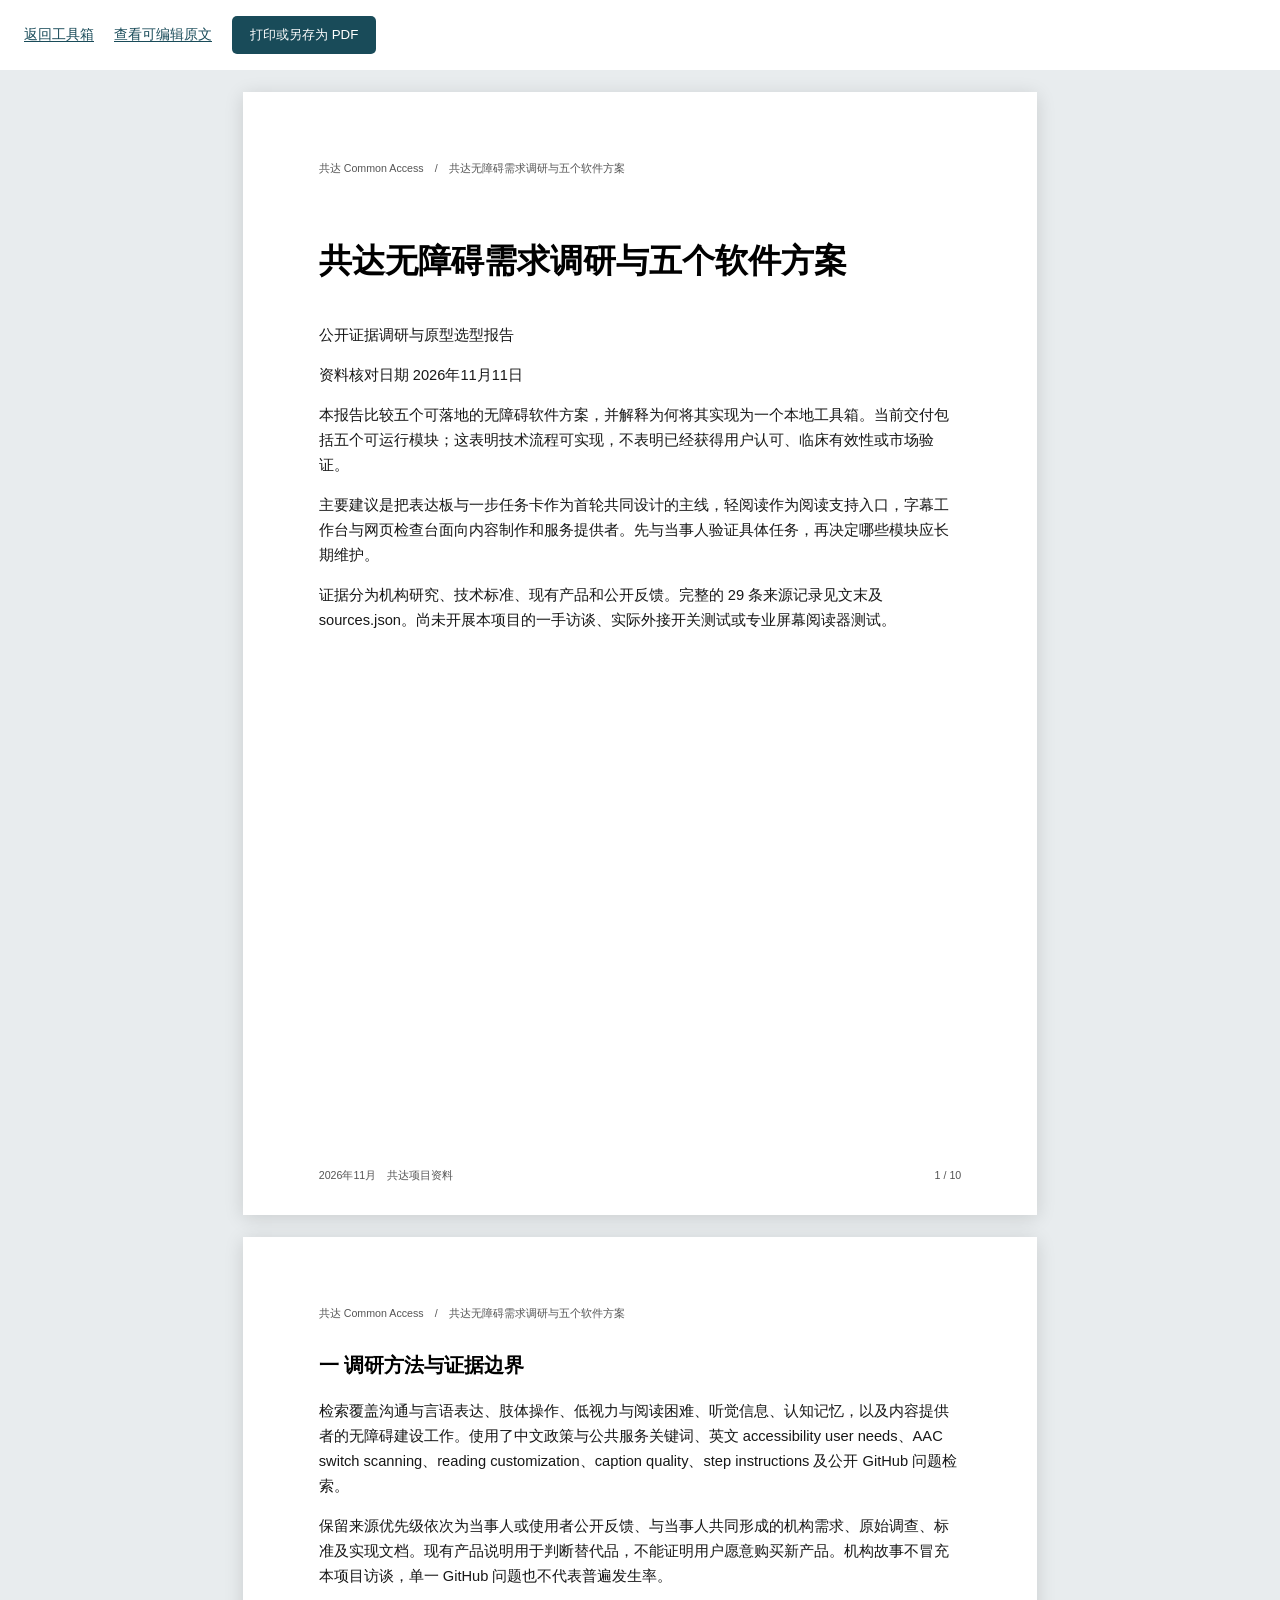
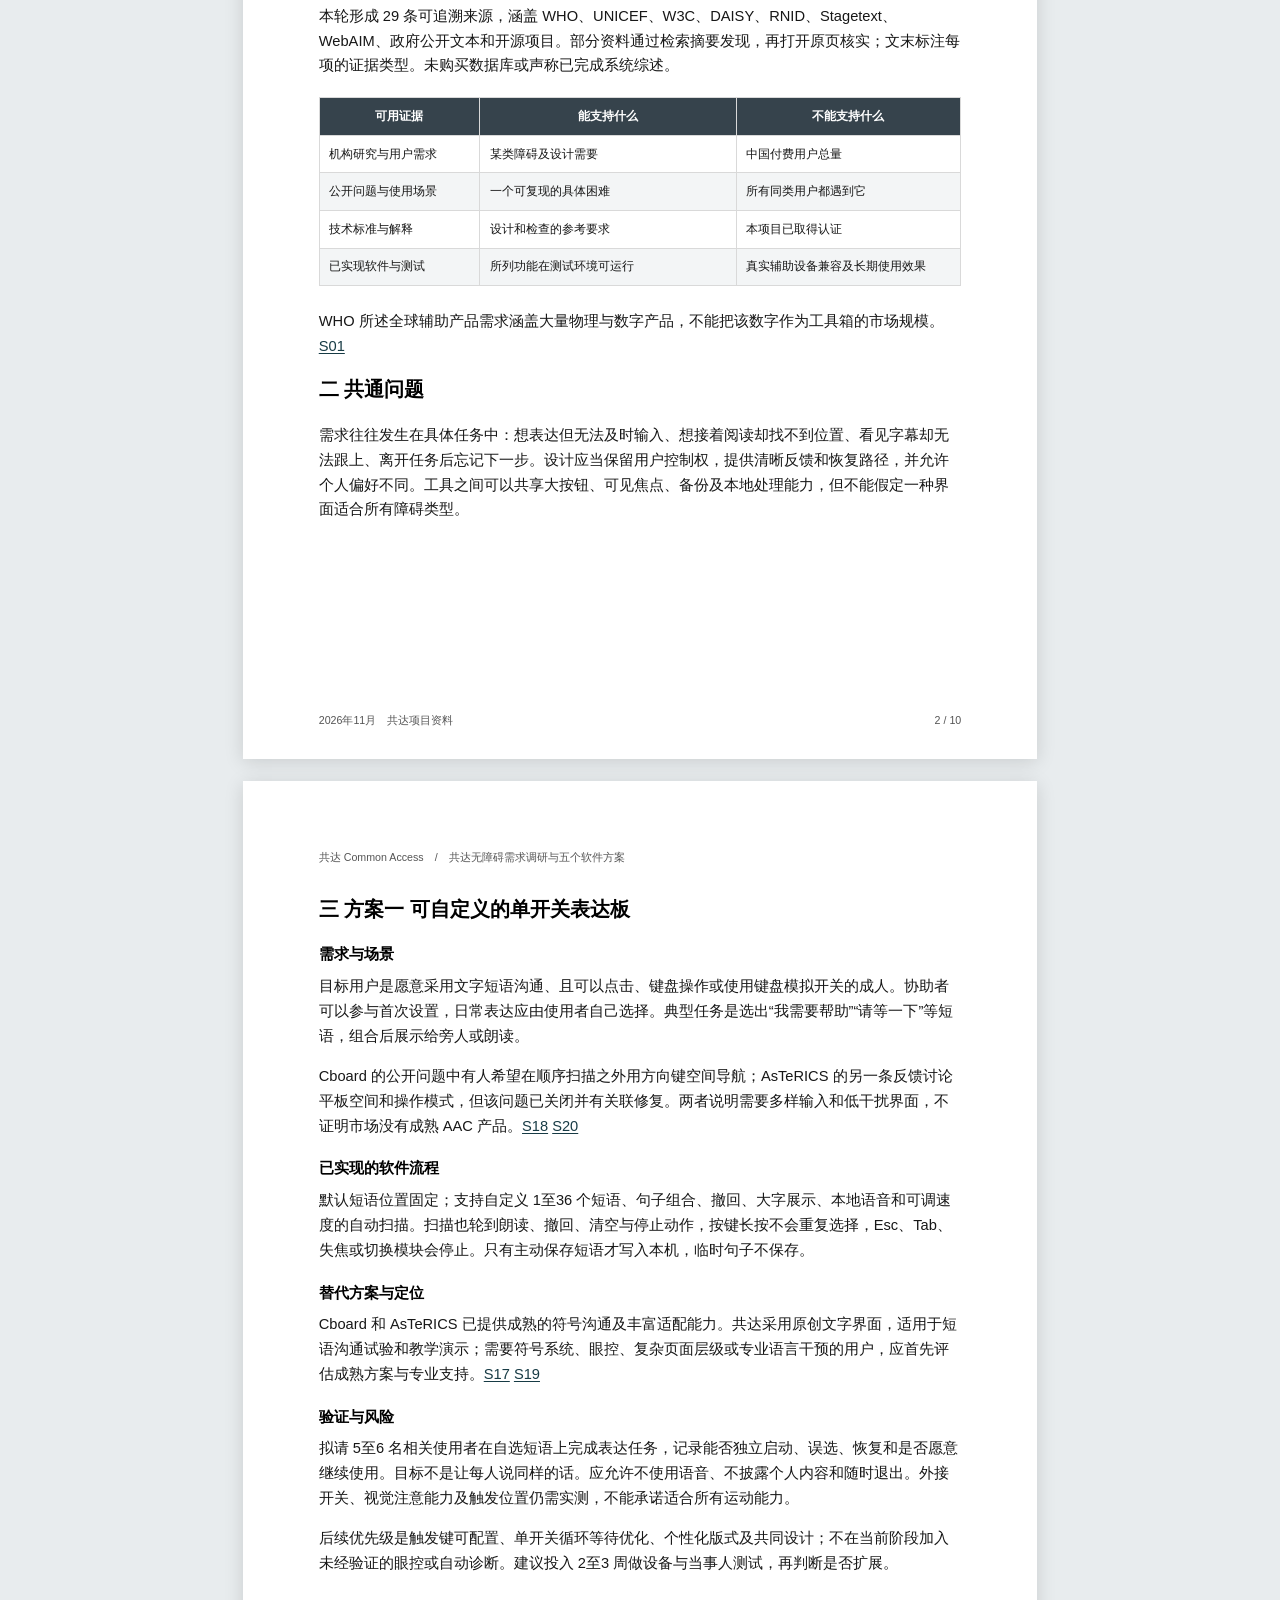
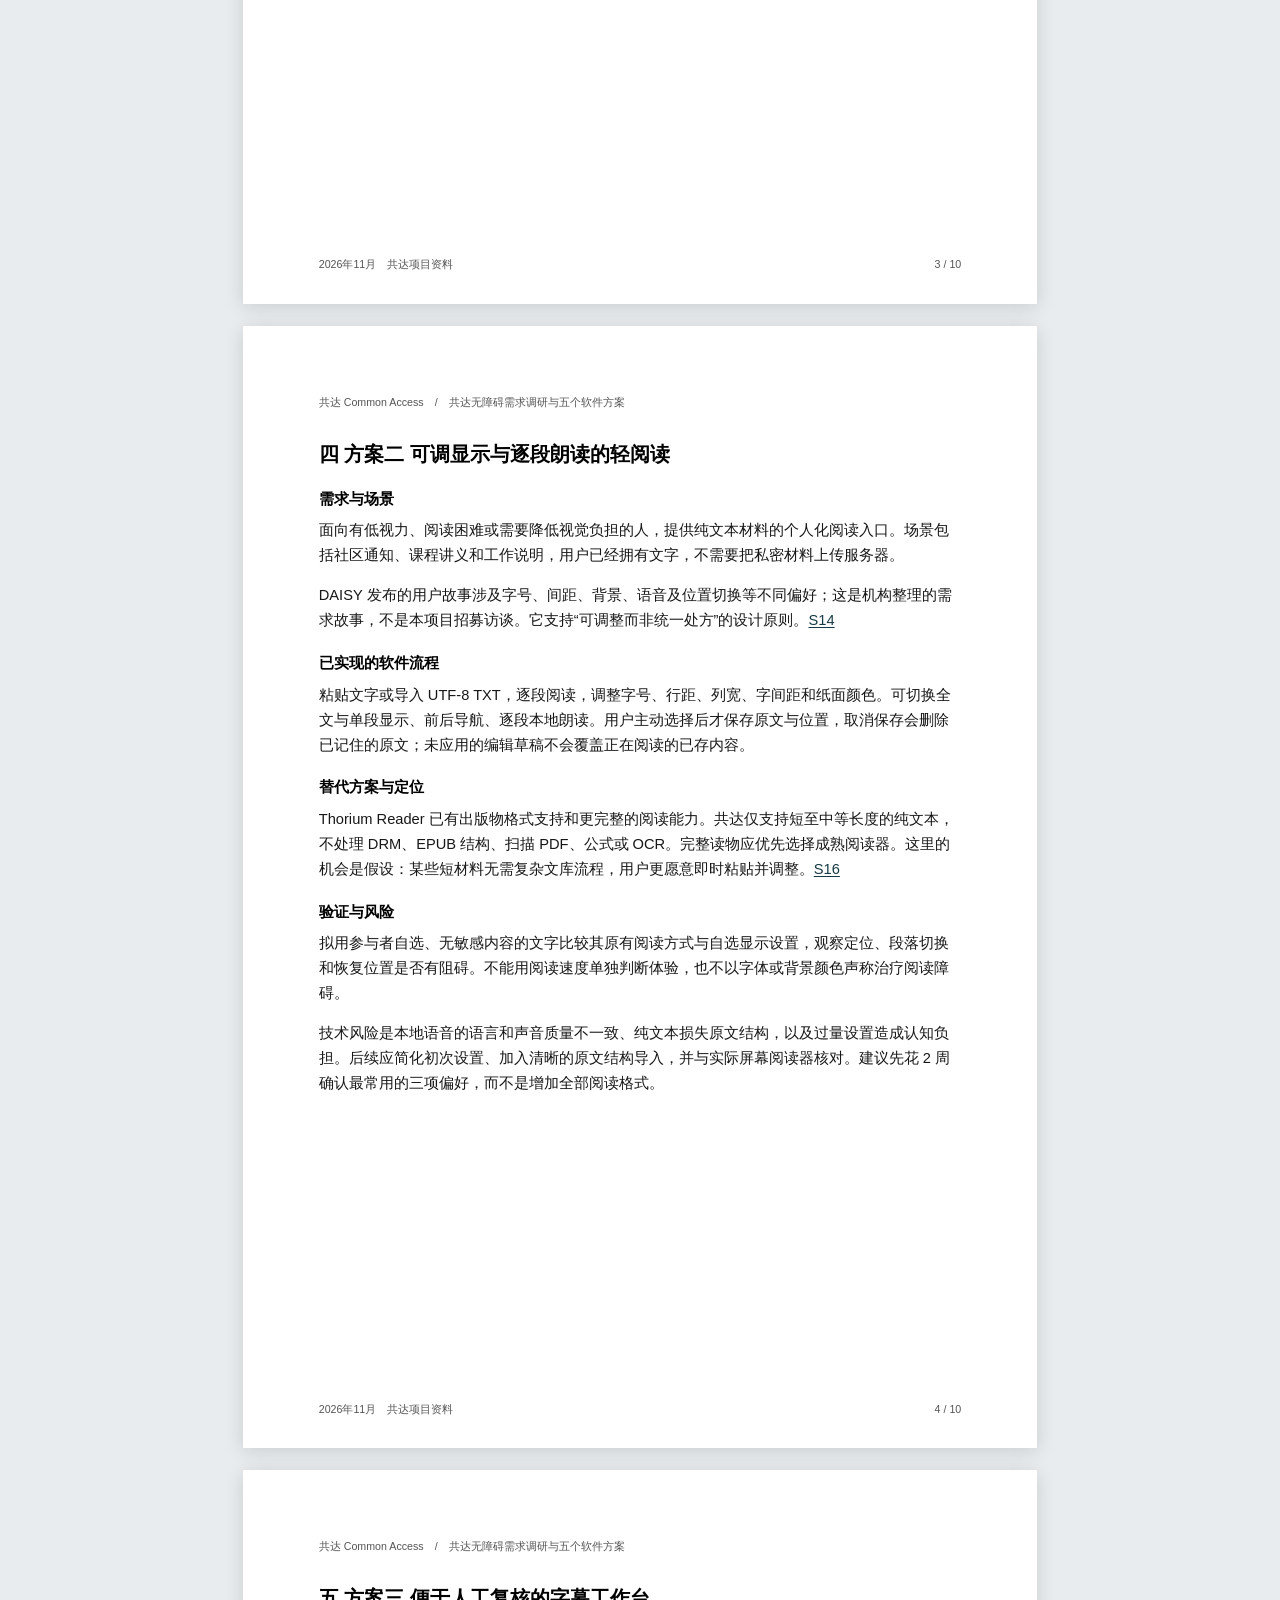
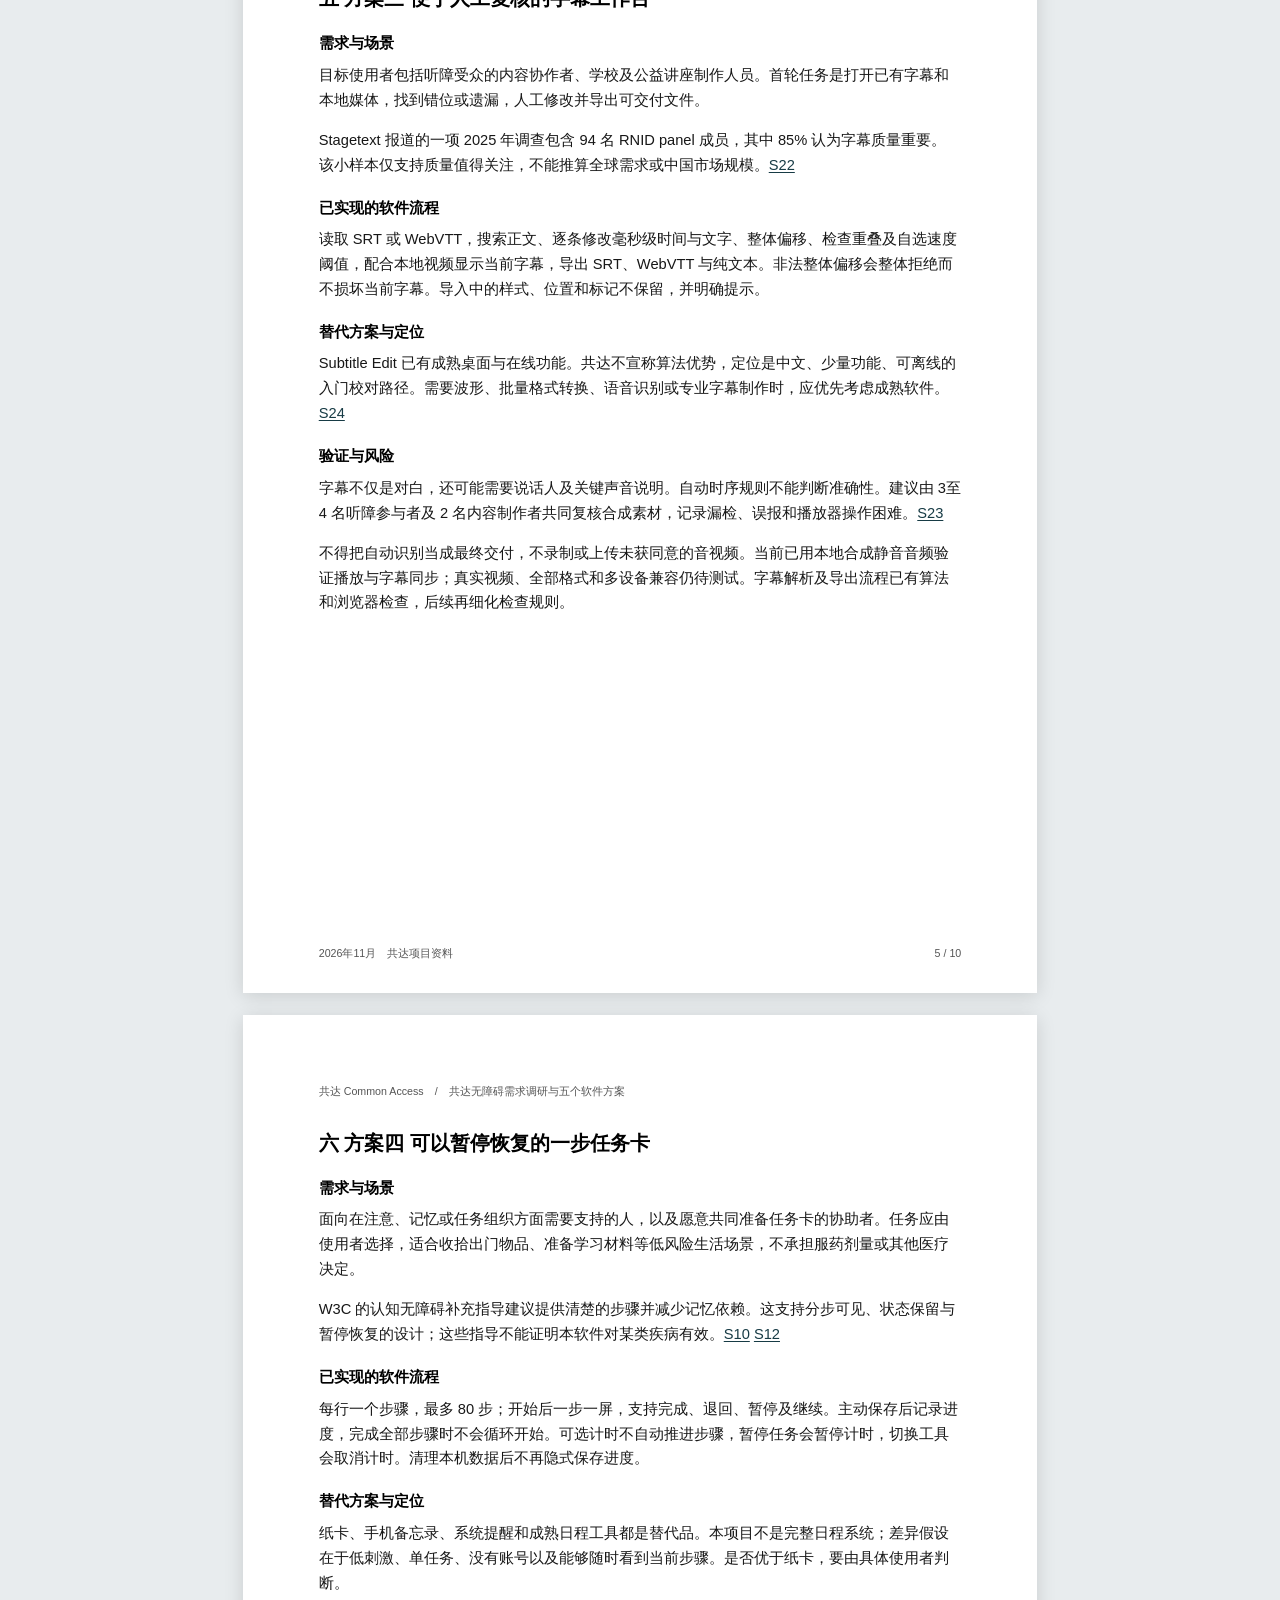
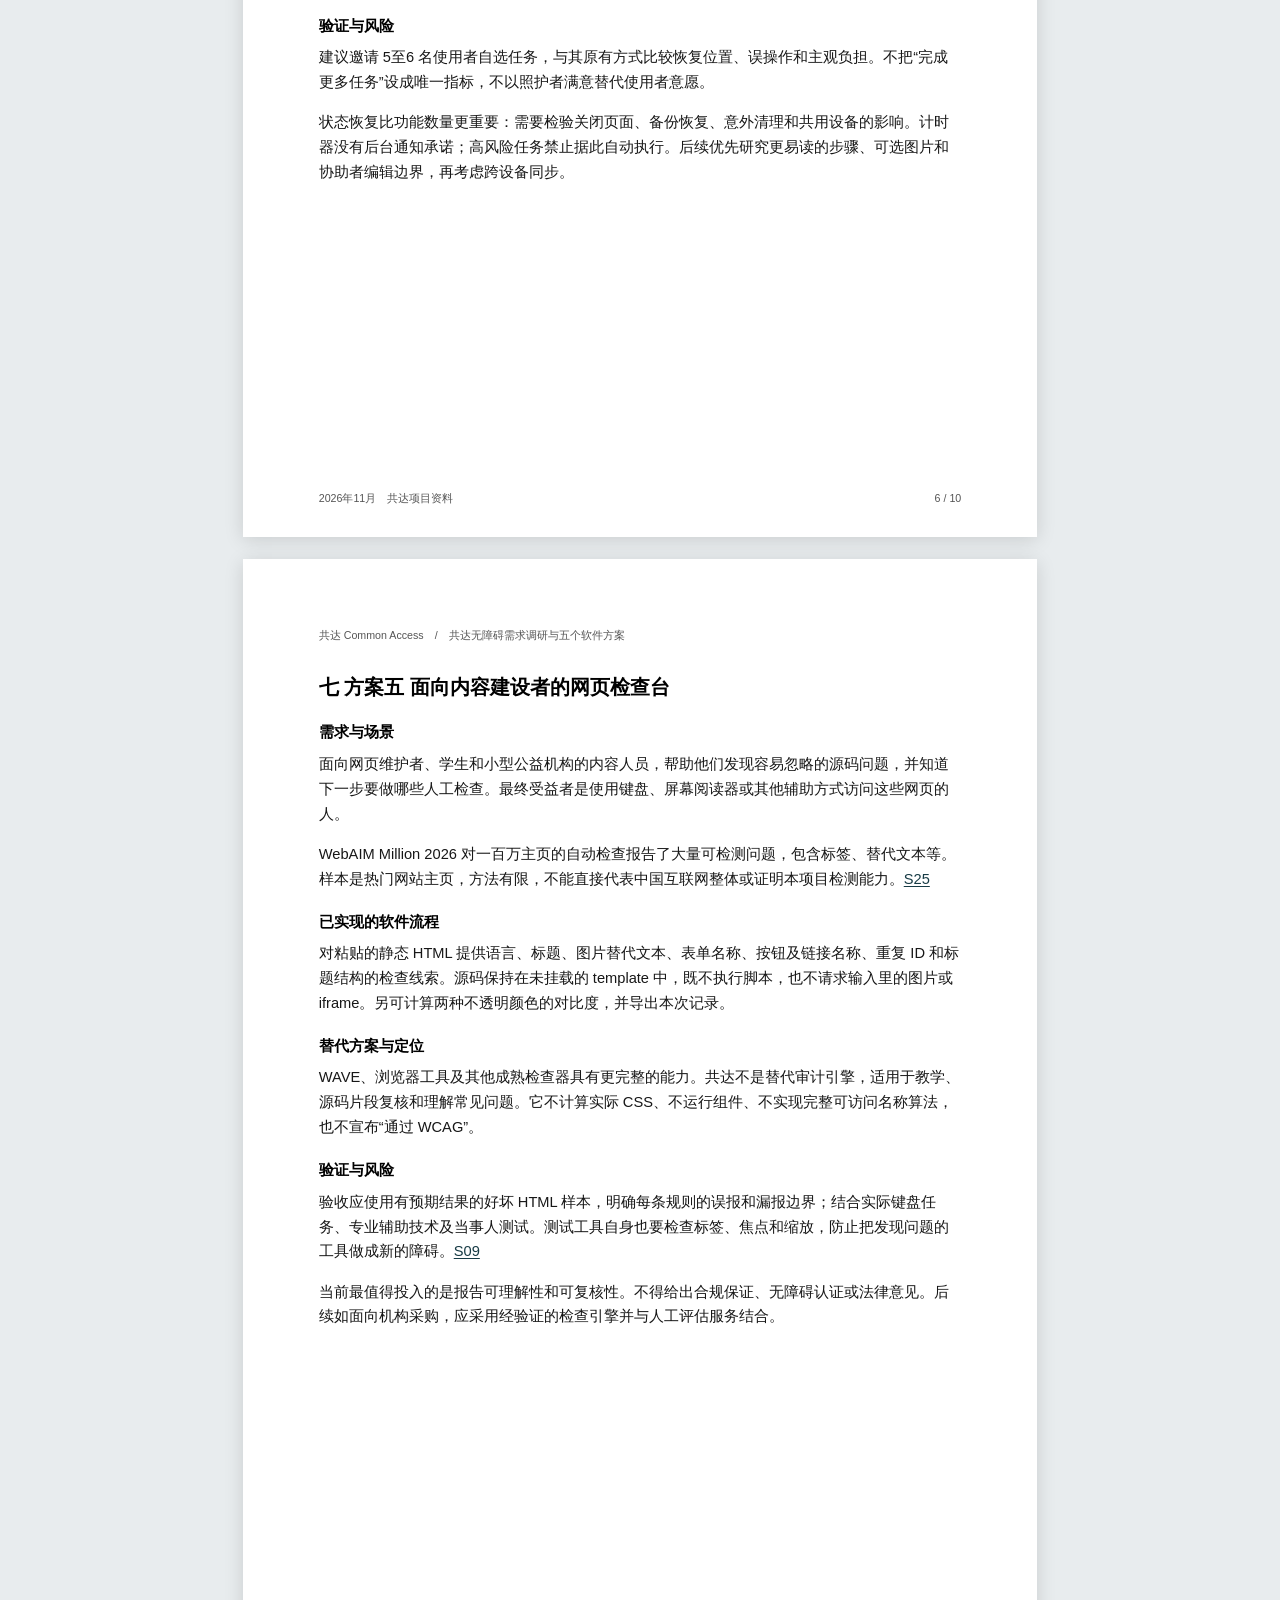
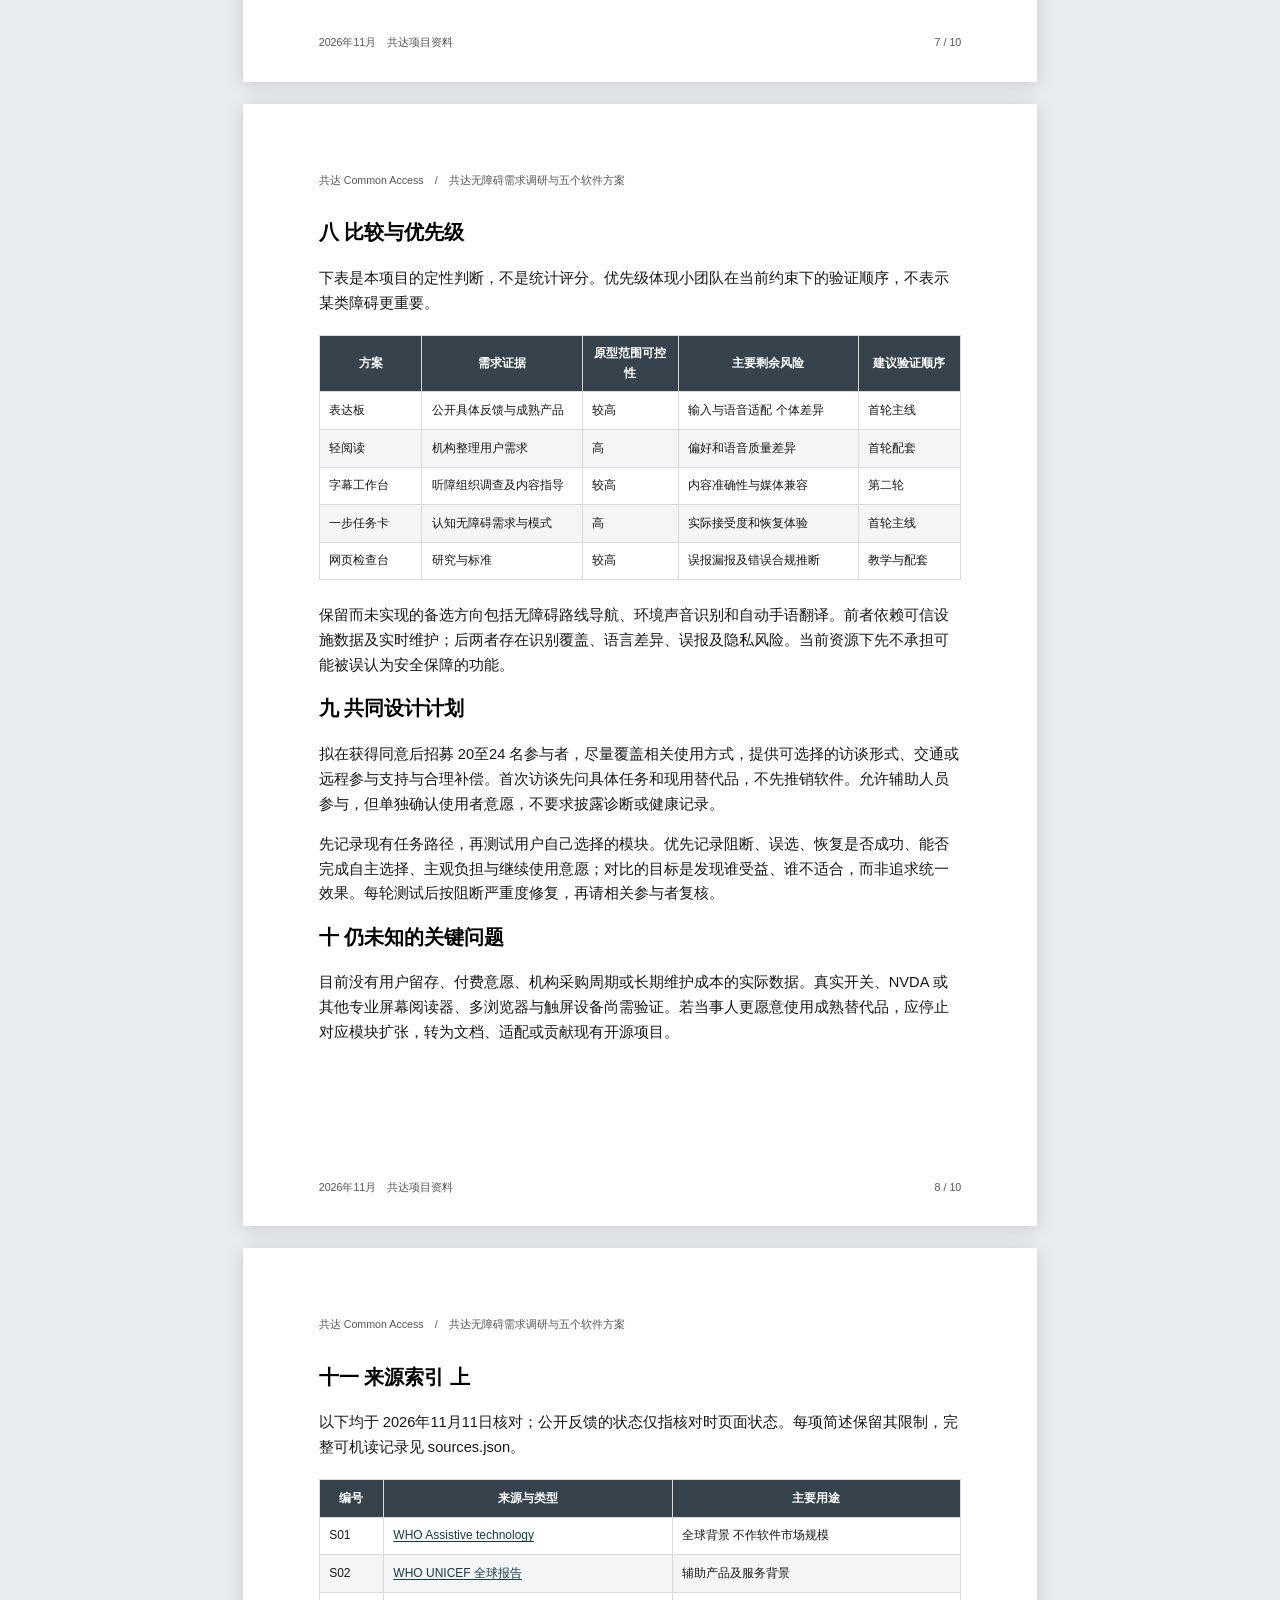
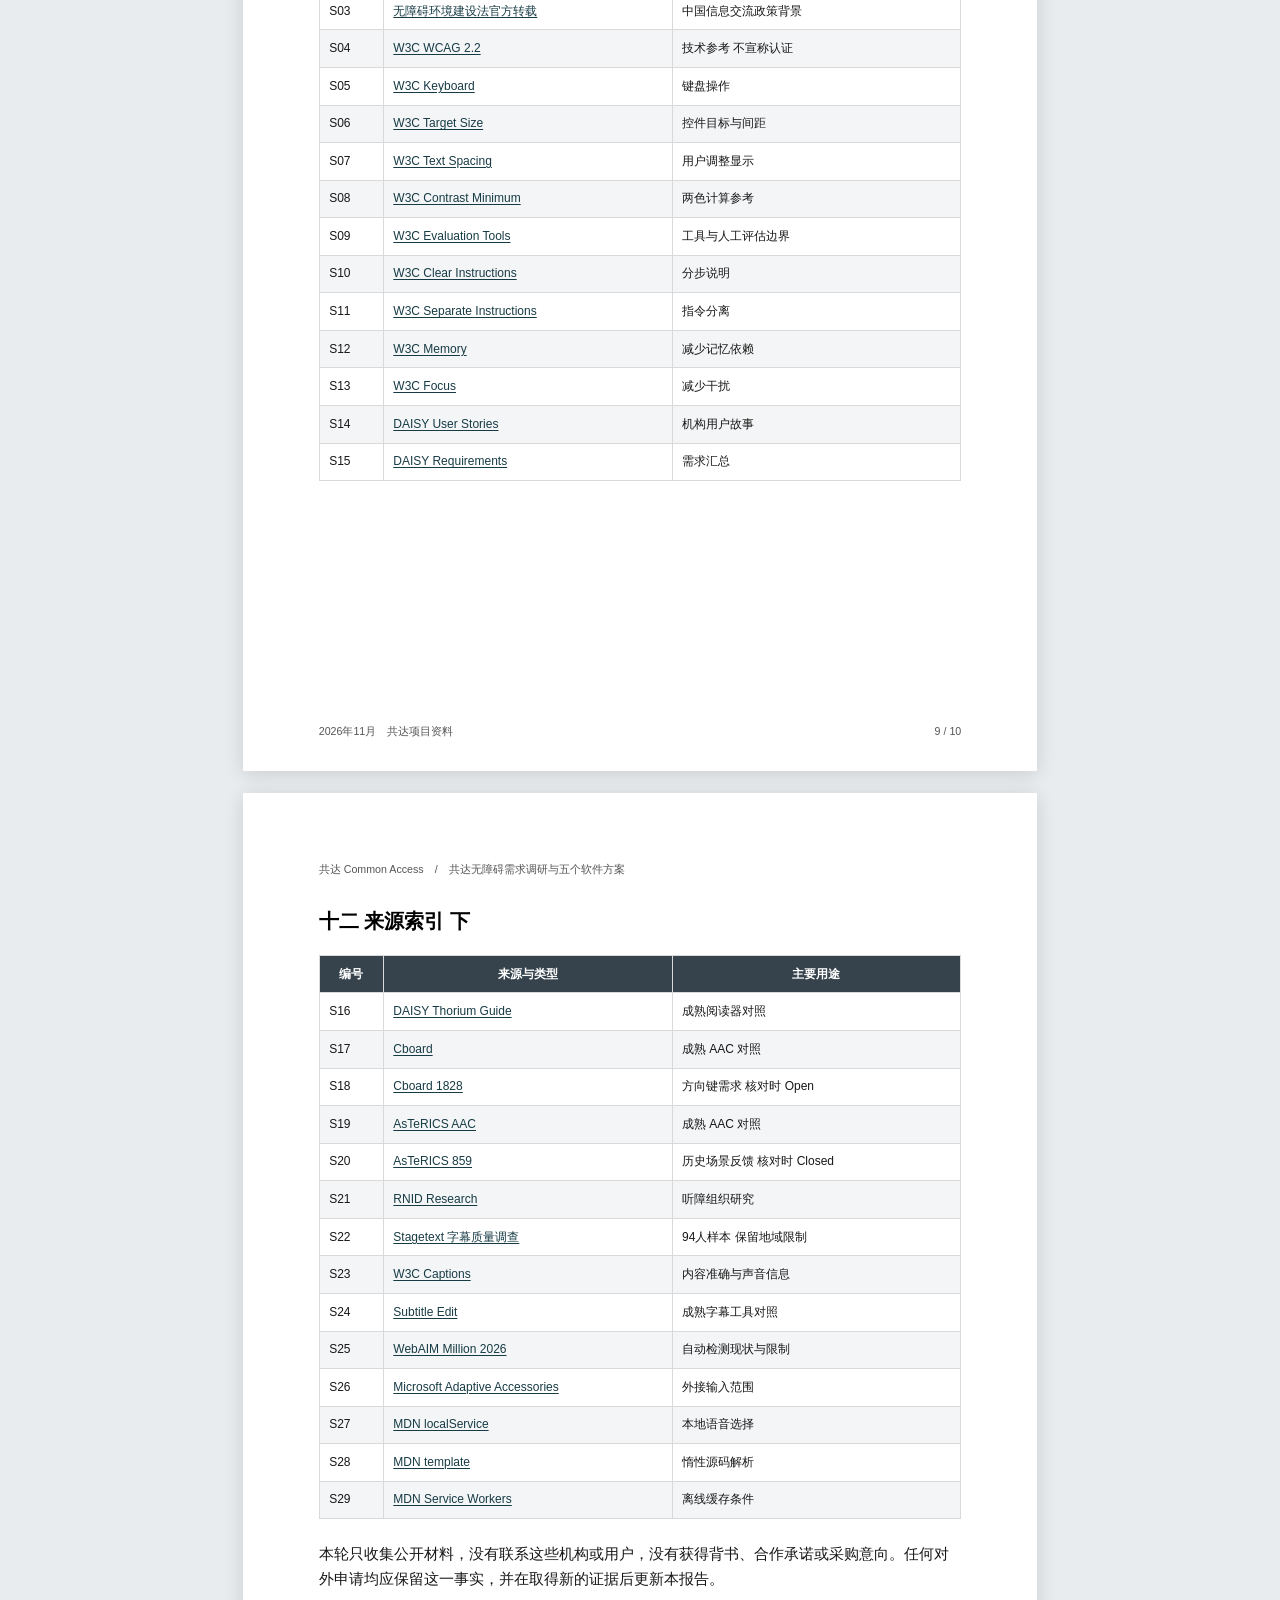
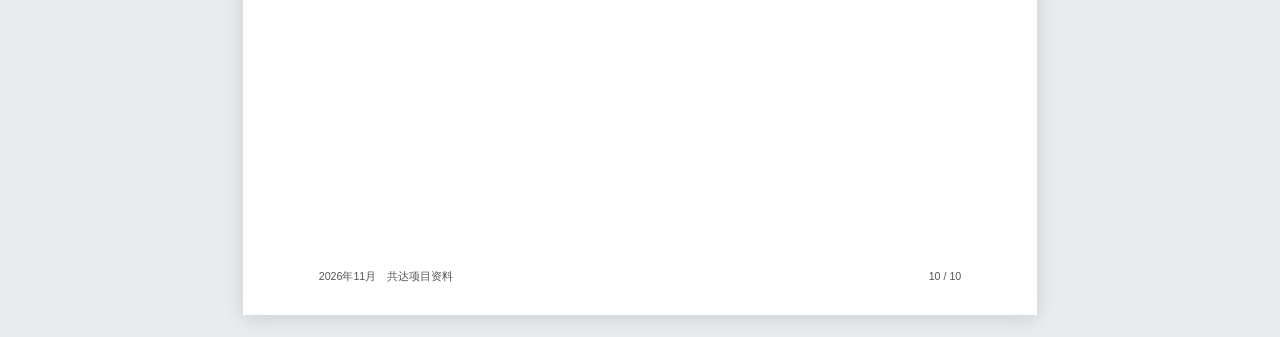
<file: accessibility/common-access/docs/research.html>
<!doctype html><html lang="zh-CN"><head><meta charset="utf-8"><meta name="viewport" content="width=device-width,initial-scale=1"><title>共达无障碍需求调研与五个软件方案</title><style>
*{box-sizing:border-box}body{margin:0;background:#e8ecee;color:#171717;font-family:"Microsoft YaHei","Noto Sans CJK SC","SimSun",sans-serif;font-size:11pt;line-height:1.7}
.docbar{padding:16px 24px;background:white;position:sticky;top:0;z-index:2;font-size:14px}.docbar a{margin-right:20px;color:#194b59}.docbar button{padding:10px 18px;background:#194b59;color:white;border:0;border-radius:5px;cursor:pointer}
.sheet{position:relative;background:white;width:210mm;height:297mm;padding:18mm 20mm 16mm;margin:22px auto;box-shadow:0 3px 18px #0002;overflow:visible}.running{font-size:8pt;line-height:1.5;color:#555;margin-bottom:7mm;min-height:5mm}.content{padding-bottom:7mm}h1,h2,h3{color:#000;line-height:1.5;break-after:avoid}h1{font-size:25pt;font-weight:700;margin:7mm 0 10mm}h2{font-size:15pt;margin:0 0 5mm}h3{font-size:11.5pt;margin:5mm 0 2mm}p{margin:0 0 4mm;text-align:left;overflow-wrap:anywhere}table{border-collapse:collapse;width:100%;table-layout:fixed;margin:5mm 0 6mm;font-size:9pt;line-height:1.6}th,td{border:1px solid #d9d9d9;padding:2.3mm 2.5mm;vertical-align:middle;overflow-wrap:anywhere}th{background:#36434c;color:#fff;font-weight:600}tbody tr:nth-child(even){background:#f3f5f6}tr{break-inside:avoid}thead{display:table-header-group}a{color:#173b45;text-decoration:underline;text-underline-offset:2px}ul,ol{padding-left:1.3em;margin:0 0 4mm}li{margin:2mm 0}code{font-family:Consolas,monospace;font-size:.9em;overflow-wrap:anywhere}pre{white-space:pre-wrap;overflow-wrap:anywhere;font-size:9pt;background:#f5f5f5;padding:3mm}.page-footer{position:absolute;bottom:8mm;left:20mm;right:20mm;display:flex;justify-content:space-between;font-size:8pt;color:#555}.cover h1{margin-top:15mm;font-size:25pt}.cover .running{margin-bottom:13mm}.continuous{height:auto;min-height:297mm}.continuous .content{padding-bottom:14mm}
@page{size:A4;margin:0}@media print{body{background:white}.docbar{display:none}.sheet{margin:0;box-shadow:none;break-after:page;page-break-after:always}.sheet:last-child{break-after:auto;page-break-after:auto}a{color:inherit}th{-webkit-print-color-adjust:exact;print-color-adjust:exact}tbody tr:nth-child(even){-webkit-print-color-adjust:exact;print-color-adjust:exact}.continuous{height:auto}.continuous .page-footer{display:none}}
@media screen and (max-width:850px){.sheet{width:100%;height:auto;min-height:0;padding:25px;margin:15px 0}.page-footer{position:static;margin-top:30px}.docbar{position:static}table{font-size:10pt}h1{font-size:24pt}}
</style></head><body><nav class="docbar" aria-label="文档操作"><a href="../index.html#help">返回工具箱</a><a href="research.md">查看可编辑原文</a><button onclick="window.print()">打印或另存为 PDF</button></nav><main><section class="sheet cover" aria-label="第 1 页"><div class="running">共达 Common Access　/　共达无障碍需求调研与五个软件方案</div><div class="content"><h1>共达无障碍需求调研与五个软件方案</h1>
<p>公开证据调研与原型选型报告</p>
<p>资料核对日期 2026年11月11日</p>
<p>本报告比较五个可落地的无障碍软件方案，并解释为何将其实现为一个本地工具箱。当前交付包括五个可运行模块；这表明技术流程可实现，不表明已经获得用户认可、临床有效性或市场验证。</p>
<p>主要建议是把表达板与一步任务卡作为首轮共同设计的主线，轻阅读作为阅读支持入口，字幕工作台与网页检查台面向内容制作和服务提供者。先与当事人验证具体任务，再决定哪些模块应长期维护。</p>
<p>证据分为机构研究、技术标准、现有产品和公开反馈。完整的 29 条来源记录见文末及 sources.json。尚未开展本项目的一手访谈、实际外接开关测试或专业屏幕阅读器测试。</p></div><div class="page-footer"><span>2026年11月　共达项目资料</span><span>1 / 10</span></div></section><section class="sheet" aria-label="第 2 页"><div class="running">共达 Common Access　/　共达无障碍需求调研与五个软件方案</div><div class="content"><h2>一 调研方法与证据边界</h2>
<p>检索覆盖沟通与言语表达、肢体操作、低视力与阅读困难、听觉信息、认知记忆，以及内容提供者的无障碍建设工作。使用了中文政策与公共服务关键词、英文 accessibility user needs、AAC switch scanning、reading customization、caption quality、step instructions 及公开 GitHub 问题检索。</p>
<p>保留来源优先级依次为当事人或使用者公开反馈、与当事人共同形成的机构需求、原始调查、标准及实现文档。现有产品说明用于判断替代品，不能证明用户愿意购买新产品。机构故事不冒充本项目访谈，单一 GitHub 问题也不代表普遍发生率。</p>
<p>本轮形成 29 条可追溯来源，涵盖 WHO、UNICEF、W3C、DAISY、RNID、Stagetext、WebAIM、政府公开文本和开源项目。部分资料通过检索摘要发现，再打开原页核实；文末标注每项的证据类型。未购买数据库或声称已完成系统综述。</p>
<table><colgroup><col style="width:25%"><col style="width:40%"><col style="width:35%"></colgroup><thead><tr><th scope="col">可用证据</th><th scope="col">能支持什么</th><th scope="col">不能支持什么</th></tr></thead><tbody>
<tr><td>机构研究与用户需求</td><td>某类障碍及设计需要</td><td>中国付费用户总量</td></tr>
<tr><td>公开问题与使用场景</td><td>一个可复现的具体困难</td><td>所有同类用户都遇到它</td></tr>
<tr><td>技术标准与解释</td><td>设计和检查的参考要求</td><td>本项目已取得认证</td></tr>
<tr><td>已实现软件与测试</td><td>所列功能在测试环境可运行</td><td>真实辅助设备兼容及长期使用效果</td></tr>
</tbody></table>
<p>WHO 所述全球辅助产品需求涵盖大量物理与数字产品，不能把该数字作为工具箱的市场规模。<a href="https://www.who.int/news-room/fact-sheets/detail/assistive-technology">S01</a></p>
<h2>二 共通问题</h2>
<p>需求往往发生在具体任务中：想表达但无法及时输入、想接着阅读却找不到位置、看见字幕却无法跟上、离开任务后忘记下一步。设计应当保留用户控制权，提供清晰反馈和恢复路径，并允许个人偏好不同。工具之间可以共享大按钮、可见焦点、备份及本地处理能力，但不能假定一种界面适合所有障碍类型。</p></div><div class="page-footer"><span>2026年11月　共达项目资料</span><span>2 / 10</span></div></section><section class="sheet" aria-label="第 3 页"><div class="running">共达 Common Access　/　共达无障碍需求调研与五个软件方案</div><div class="content"><h2>三 方案一 可自定义的单开关表达板</h2>
<h3>需求与场景</h3>
<p>目标用户是愿意采用文字短语沟通、且可以点击、键盘操作或使用键盘模拟开关的成人。协助者可以参与首次设置，日常表达应由使用者自己选择。典型任务是选出“我需要帮助”“请等一下”等短语，组合后展示给旁人或朗读。</p>
<p>Cboard 的公开问题中有人希望在顺序扫描之外用方向键空间导航；AsTeRICS 的另一条反馈讨论平板空间和操作模式，但该问题已关闭并有关联修复。两者说明需要多样输入和低干扰界面，不证明市场没有成熟 AAC 产品。<a href="https://github.com/cboard-org/cboard/issues/1828">S18</a> <a href="https://github.com/asterics/Asterics-AAC/issues/859">S20</a></p>
<h3>已实现的软件流程</h3>
<p>默认短语位置固定；支持自定义 1至36 个短语、句子组合、撤回、大字展示、本地语音和可调速度的自动扫描。扫描也轮到朗读、撤回、清空与停止动作，按键长按不会重复选择，Esc、Tab、失焦或切换模块会停止。只有主动保存短语才写入本机，临时句子不保存。</p>
<h3>替代方案与定位</h3>
<p>Cboard 和 AsTeRICS 已提供成熟的符号沟通及丰富适配能力。共达采用原创文字界面，适用于短语沟通试验和教学演示；需要符号系统、眼控、复杂页面层级或专业语言干预的用户，应首先评估成熟方案与专业支持。<a href="https://github.com/cboard-org/cboard">S17</a> <a href="https://github.com/asterics/Asterics-AAC">S19</a></p>
<h3>验证与风险</h3>
<p>拟请 5至6 名相关使用者在自选短语上完成表达任务，记录能否独立启动、误选、恢复和是否愿意继续使用。目标不是让每人说同样的话。应允许不使用语音、不披露个人内容和随时退出。外接开关、视觉注意能力及触发位置仍需实测，不能承诺适合所有运动能力。</p>
<p>后续优先级是触发键可配置、单开关循环等待优化、个性化版式及共同设计；不在当前阶段加入未经验证的眼控或自动诊断。建议投入 2至3 周做设备与当事人测试，再判断是否扩展。</p></div><div class="page-footer"><span>2026年11月　共达项目资料</span><span>3 / 10</span></div></section><section class="sheet" aria-label="第 4 页"><div class="running">共达 Common Access　/　共达无障碍需求调研与五个软件方案</div><div class="content"><h2>四 方案二 可调显示与逐段朗读的轻阅读</h2>
<h3>需求与场景</h3>
<p>面向有低视力、阅读困难或需要降低视觉负担的人，提供纯文本材料的个人化阅读入口。场景包括社区通知、课程讲义和工作说明，用户已经拥有文字，不需要把私密材料上传服务器。</p>
<p>DAISY 发布的用户故事涉及字号、间距、背景、语音及位置切换等不同偏好；这是机构整理的需求故事，不是本项目招募访谈。它支持“可调整而非统一处方”的设计原则。<a href="https://daisy.org/activities/standards/reading-apps-user-requirements/user-stories/">S14</a></p>
<h3>已实现的软件流程</h3>
<p>粘贴文字或导入 UTF-8 TXT，逐段阅读，调整字号、行距、列宽、字间距和纸面颜色。可切换全文与单段显示、前后导航、逐段本地朗读。用户主动选择后才保存原文与位置，取消保存会删除已记住的原文；未应用的编辑草稿不会覆盖正在阅读的已存内容。</p>
<h3>替代方案与定位</h3>
<p>Thorium Reader 已有出版物格式支持和更完整的阅读能力。共达仅支持短至中等长度的纯文本，不处理 DRM、EPUB 结构、扫描 PDF、公式或 OCR。完整读物应优先选择成熟阅读器。这里的机会是假设：某些短材料无需复杂文库流程，用户更愿意即时粘贴并调整。<a href="https://daisy.org/guidance/info-help/guidance-training/reading-systems/thorium-epub-reader-quick-start-guide/">S16</a></p>
<h3>验证与风险</h3>
<p>拟用参与者自选、无敏感内容的文字比较其原有阅读方式与自选显示设置，观察定位、段落切换和恢复位置是否有阻碍。不能用阅读速度单独判断体验，也不以字体或背景颜色声称治疗阅读障碍。</p>
<p>技术风险是本地语音的语言和声音质量不一致、纯文本损失原文结构，以及过量设置造成认知负担。后续应简化初次设置、加入清晰的原文结构导入，并与实际屏幕阅读器核对。建议先花 2 周确认最常用的三项偏好，而不是增加全部阅读格式。</p></div><div class="page-footer"><span>2026年11月　共达项目资料</span><span>4 / 10</span></div></section><section class="sheet" aria-label="第 5 页"><div class="running">共达 Common Access　/　共达无障碍需求调研与五个软件方案</div><div class="content"><h2>五 方案三 便于人工复核的字幕工作台</h2>
<h3>需求与场景</h3>
<p>目标使用者包括听障受众的内容协作者、学校及公益讲座制作人员。首轮任务是打开已有字幕和本地媒体，找到错位或遗漏，人工修改并导出可交付文件。</p>
<p>Stagetext 报道的一项 2025 年调查包含 94 名 RNID panel 成员，其中 85% 认为字幕质量重要。该小样本仅支持质量值得关注，不能推算全球需求或中国市场规模。<a href="https://www.stagetext.org/news/research-shows-85-of-deaf-people-say-that-the-quality-of-subtitles-is-important-to-them/">S22</a></p>
<h3>已实现的软件流程</h3>
<p>读取 SRT 或 WebVTT，搜索正文、逐条修改毫秒级时间与文字、整体偏移、检查重叠及自选速度阈值，配合本地视频显示当前字幕，导出 SRT、WebVTT 与纯文本。非法整体偏移会整体拒绝而不损坏当前字幕。导入中的样式、位置和标记不保留，并明确提示。</p>
<h3>替代方案与定位</h3>
<p>Subtitle Edit 已有成熟桌面与在线功能。共达不宣称算法优势，定位是中文、少量功能、可离线的入门校对路径。需要波形、批量格式转换、语音识别或专业字幕制作时，应优先考虑成熟软件。<a href="https://www.nikse.dk/subtitleedit">S24</a></p>
<h3>验证与风险</h3>
<p>字幕不仅是对白，还可能需要说话人及关键声音说明。自动时序规则不能判断准确性。建议由 3至4 名听障参与者及 2 名内容制作者共同复核合成素材，记录漏检、误报和播放器操作困难。<a href="https://www.w3.org/WAI/media/av/captions/">S23</a></p>
<p>不得把自动识别当成最终交付，不录制或上传未获同意的音视频。当前已用本地合成静音音频验证播放与字幕同步；真实视频、全部格式和多设备兼容仍待测试。字幕解析及导出流程已有算法和浏览器检查，后续再细化检查规则。</p></div><div class="page-footer"><span>2026年11月　共达项目资料</span><span>5 / 10</span></div></section><section class="sheet" aria-label="第 6 页"><div class="running">共达 Common Access　/　共达无障碍需求调研与五个软件方案</div><div class="content"><h2>六 方案四 可以暂停恢复的一步任务卡</h2>
<h3>需求与场景</h3>
<p>面向在注意、记忆或任务组织方面需要支持的人，以及愿意共同准备任务卡的协助者。任务应由使用者选择，适合收拾出门物品、准备学习材料等低风险生活场景，不承担服药剂量或其他医疗决定。</p>
<p>W3C 的认知无障碍补充指导建议提供清楚的步骤并减少记忆依赖。这支持分步可见、状态保留与暂停恢复的设计；这些指导不能证明本软件对某类疾病有效。<a href="https://www.w3.org/WAI/WCAG2/supplemental/patterns/o4p07-step-instructions/">S10</a> <a href="https://www.w3.org/WAI/WCAG2/supplemental/objectives/o6-memory/">S12</a></p>
<h3>已实现的软件流程</h3>
<p>每行一个步骤，最多 80 步；开始后一步一屏，支持完成、退回、暂停及继续。主动保存后记录进度，完成全部步骤时不会循环开始。可选计时不自动推进步骤，暂停任务会暂停计时，切换工具会取消计时。清理本机数据后不再隐式保存进度。</p>
<h3>替代方案与定位</h3>
<p>纸卡、手机备忘录、系统提醒和成熟日程工具都是替代品。本项目不是完整日程系统；差异假设在于低刺激、单任务、没有账号以及能够随时看到当前步骤。是否优于纸卡，要由具体使用者判断。</p>
<h3>验证与风险</h3>
<p>建议邀请 5至6 名使用者自选任务，与其原有方式比较恢复位置、误操作和主观负担。不把“完成更多任务”设成唯一指标，不以照护者满意替代使用者意愿。</p>
<p>状态恢复比功能数量更重要：需要检验关闭页面、备份恢复、意外清理和共用设备的影响。计时器没有后台通知承诺；高风险任务禁止据此自动执行。后续优先研究更易读的步骤、可选图片和协助者编辑边界，再考虑跨设备同步。</p></div><div class="page-footer"><span>2026年11月　共达项目资料</span><span>6 / 10</span></div></section><section class="sheet" aria-label="第 7 页"><div class="running">共达 Common Access　/　共达无障碍需求调研与五个软件方案</div><div class="content"><h2>七 方案五 面向内容建设者的网页检查台</h2>
<h3>需求与场景</h3>
<p>面向网页维护者、学生和小型公益机构的内容人员，帮助他们发现容易忽略的源码问题，并知道下一步要做哪些人工检查。最终受益者是使用键盘、屏幕阅读器或其他辅助方式访问这些网页的人。</p>
<p>WebAIM Million 2026 对一百万主页的自动检查报告了大量可检测问题，包含标签、替代文本等。样本是热门网站主页，方法有限，不能直接代表中国互联网整体或证明本项目检测能力。<a href="https://webaim.org/projects/million/">S25</a></p>
<h3>已实现的软件流程</h3>
<p>对粘贴的静态 HTML 提供语言、标题、图片替代文本、表单名称、按钮及链接名称、重复 ID 和标题结构的检查线索。源码保持在未挂载的 template 中，既不执行脚本，也不请求输入里的图片或 iframe。另可计算两种不透明颜色的对比度，并导出本次记录。</p>
<h3>替代方案与定位</h3>
<p>WAVE、浏览器工具及其他成熟检查器具有更完整的能力。共达不是替代审计引擎，适用于教学、源码片段复核和理解常见问题。它不计算实际 CSS、不运行组件、不实现完整可访问名称算法，也不宣布“通过 WCAG”。</p>
<h3>验证与风险</h3>
<p>验收应使用有预期结果的好坏 HTML 样本，明确每条规则的误报和漏报边界；结合实际键盘任务、专业辅助技术及当事人测试。测试工具自身也要检查标签、焦点和缩放，防止把发现问题的工具做成新的障碍。<a href="https://www.w3.org/WAI/test-evaluate/tools/selecting/">S09</a></p>
<p>当前最值得投入的是报告可理解性和可复核性。不得给出合规保证、无障碍认证或法律意见。后续如面向机构采购，应采用经验证的检查引擎并与人工评估服务结合。</p></div><div class="page-footer"><span>2026年11月　共达项目资料</span><span>7 / 10</span></div></section><section class="sheet" aria-label="第 8 页"><div class="running">共达 Common Access　/　共达无障碍需求调研与五个软件方案</div><div class="content"><h2>八 比较与优先级</h2>
<p>下表是本项目的定性判断，不是统计评分。优先级体现小团队在当前约束下的验证顺序，不表示某类障碍更重要。</p>
<table><colgroup><col style="width:16%"><col style="width:25%"><col style="width:15%"><col style="width:28%"><col style="width:16%"></colgroup><thead><tr><th scope="col">方案</th><th scope="col">需求证据</th><th scope="col">原型范围可控性</th><th scope="col">主要剩余风险</th><th scope="col">建议验证顺序</th></tr></thead><tbody>
<tr><td>表达板</td><td>公开具体反馈与成熟产品</td><td>较高</td><td>输入与语音适配 个体差异</td><td>首轮主线</td></tr>
<tr><td>轻阅读</td><td>机构整理用户需求</td><td>高</td><td>偏好和语音质量差异</td><td>首轮配套</td></tr>
<tr><td>字幕工作台</td><td>听障组织调查及内容指导</td><td>较高</td><td>内容准确性与媒体兼容</td><td>第二轮</td></tr>
<tr><td>一步任务卡</td><td>认知无障碍需求与模式</td><td>高</td><td>实际接受度和恢复体验</td><td>首轮主线</td></tr>
<tr><td>网页检查台</td><td>研究与标准</td><td>较高</td><td>误报漏报及错误合规推断</td><td>教学与配套</td></tr>
</tbody></table>
<p>保留而未实现的备选方向包括无障碍路线导航、环境声音识别和自动手语翻译。前者依赖可信设施数据及实时维护；后两者存在识别覆盖、语言差异、误报及隐私风险。当前资源下先不承担可能被误认为安全保障的功能。</p>
<h2>九 共同设计计划</h2>
<p>拟在获得同意后招募 20至24 名参与者，尽量覆盖相关使用方式，提供可选择的访谈形式、交通或远程参与支持与合理补偿。首次访谈先问具体任务和现用替代品，不先推销软件。允许辅助人员参与，但单独确认使用者意愿，不要求披露诊断或健康记录。</p>
<p>先记录现有任务路径，再测试用户自己选择的模块。优先记录阻断、误选、恢复是否成功、能否完成自主选择、主观负担与继续使用意愿；对比的目标是发现谁受益、谁不适合，而非追求统一效果。每轮测试后按阻断严重度修复，再请相关参与者复核。</p>
<h2>十 仍未知的关键问题</h2>
<p>目前没有用户留存、付费意愿、机构采购周期或长期维护成本的实际数据。真实开关、NVDA 或其他专业屏幕阅读器、多浏览器与触屏设备尚需验证。若当事人更愿意使用成熟替代品，应停止对应模块扩张，转为文档、适配或贡献现有开源项目。</p></div><div class="page-footer"><span>2026年11月　共达项目资料</span><span>8 / 10</span></div></section><section class="sheet" aria-label="第 9 页"><div class="running">共达 Common Access　/　共达无障碍需求调研与五个软件方案</div><div class="content"><h2>十一 来源索引 上</h2>
<p>以下均于 2026年11月11日核对；公开反馈的状态仅指核对时页面状态。每项简述保留其限制，完整可机读记录见 sources.json。</p>
<table><colgroup><col style="width:10%"><col style="width:45%"><col style="width:45%"></colgroup><thead><tr><th scope="col">编号</th><th scope="col">来源与类型</th><th scope="col">主要用途</th></tr></thead><tbody>
<tr><td>S01</td><td><a href="https://www.who.int/news-room/fact-sheets/detail/assistive-technology">WHO Assistive technology</a></td><td>全球背景 不作软件市场规模</td></tr>
<tr><td>S02</td><td><a href="https://www.unicef.org/reports/global-report-assistive-technology">WHO UNICEF 全球报告</a></td><td>辅助产品及服务背景</td></tr>
<tr><td>S03</td><td><a href="https://gxca.miit.gov.cn/zwgk/zcwj/flfg/art/2024/art_340a68cb6a8e45ae81c121630dd37346.html">无障碍环境建设法官方转载</a></td><td>中国信息交流政策背景</td></tr>
<tr><td>S04</td><td><a href="https://www.w3.org/TR/WCAG22/">W3C WCAG 2.2</a></td><td>技术参考 不宣称认证</td></tr>
<tr><td>S05</td><td><a href="https://www.w3.org/WAI/WCAG22/Understanding/keyboard.html">W3C Keyboard</a></td><td>键盘操作</td></tr>
<tr><td>S06</td><td><a href="https://www.w3.org/WAI/WCAG22/Understanding/target-size-minimum.html">W3C Target Size</a></td><td>控件目标与间距</td></tr>
<tr><td>S07</td><td><a href="https://www.w3.org/WAI/WCAG22/Understanding/text-spacing.html">W3C Text Spacing</a></td><td>用户调整显示</td></tr>
<tr><td>S08</td><td><a href="https://www.w3.org/WAI/WCAG22/Understanding/contrast-minimum.html">W3C Contrast Minimum</a></td><td>两色计算参考</td></tr>
<tr><td>S09</td><td><a href="https://www.w3.org/WAI/test-evaluate/tools/selecting/">W3C Evaluation Tools</a></td><td>工具与人工评估边界</td></tr>
<tr><td>S10</td><td><a href="https://www.w3.org/WAI/WCAG2/supplemental/patterns/o4p07-step-instructions/">W3C Clear Instructions</a></td><td>分步说明</td></tr>
<tr><td>S11</td><td><a href="https://www.w3.org/WAI/WCAG2/supplemental/patterns/o3p09-separated-instructions/">W3C Separate Instructions</a></td><td>指令分离</td></tr>
<tr><td>S12</td><td><a href="https://www.w3.org/WAI/WCAG2/supplemental/objectives/o6-memory/">W3C Memory</a></td><td>减少记忆依赖</td></tr>
<tr><td>S13</td><td><a href="https://www.w3.org/WAI/WCAG2/supplemental/objectives/o5-user-focus/">W3C Focus</a></td><td>减少干扰</td></tr>
<tr><td>S14</td><td><a href="https://daisy.org/activities/standards/reading-apps-user-requirements/user-stories/">DAISY User Stories</a></td><td>机构用户故事</td></tr>
<tr><td>S15</td><td><a href="https://daisy.org/activities/standards/reading-apps-user-requirements/executive-summary/">DAISY Requirements</a></td><td>需求汇总</td></tr>
</tbody></table></div><div class="page-footer"><span>2026年11月　共达项目资料</span><span>9 / 10</span></div></section><section class="sheet" aria-label="第 10 页"><div class="running">共达 Common Access　/　共达无障碍需求调研与五个软件方案</div><div class="content"><h2>十二 来源索引 下</h2>
<table><colgroup><col style="width:10%"><col style="width:45%"><col style="width:45%"></colgroup><thead><tr><th scope="col">编号</th><th scope="col">来源与类型</th><th scope="col">主要用途</th></tr></thead><tbody>
<tr><td>S16</td><td><a href="https://daisy.org/guidance/info-help/guidance-training/reading-systems/thorium-epub-reader-quick-start-guide/">DAISY Thorium Guide</a></td><td>成熟阅读器对照</td></tr>
<tr><td>S17</td><td><a href="https://github.com/cboard-org/cboard">Cboard</a></td><td>成熟 AAC 对照</td></tr>
<tr><td>S18</td><td><a href="https://github.com/cboard-org/cboard/issues/1828">Cboard 1828</a></td><td>方向键需求 核对时 Open</td></tr>
<tr><td>S19</td><td><a href="https://github.com/asterics/Asterics-AAC">AsTeRICS AAC</a></td><td>成熟 AAC 对照</td></tr>
<tr><td>S20</td><td><a href="https://github.com/asterics/Asterics-AAC/issues/859">AsTeRICS 859</a></td><td>历史场景反馈 核对时 Closed</td></tr>
<tr><td>S21</td><td><a href="https://rnid.org.uk/what-we-do/evidence-hub/social-research-reports/">RNID Research</a></td><td>听障组织研究</td></tr>
<tr><td>S22</td><td><a href="https://www.stagetext.org/news/research-shows-85-of-deaf-people-say-that-the-quality-of-subtitles-is-important-to-them/">Stagetext 字幕质量调查</a></td><td>94人样本 保留地域限制</td></tr>
<tr><td>S23</td><td><a href="https://www.w3.org/WAI/media/av/captions/">W3C Captions</a></td><td>内容准确与声音信息</td></tr>
<tr><td>S24</td><td><a href="https://www.nikse.dk/subtitleedit">Subtitle Edit</a></td><td>成熟字幕工具对照</td></tr>
<tr><td>S25</td><td><a href="https://webaim.org/projects/million/">WebAIM Million 2026</a></td><td>自动检测现状与限制</td></tr>
<tr><td>S26</td><td><a href="https://support.microsoft.com/en-us/surface/accessories/adaptive/">Microsoft Adaptive Accessories</a></td><td>外接输入范围</td></tr>
<tr><td>S27</td><td><a href="https://developer.mozilla.org/en-US/docs/Web/API/SpeechSynthesisVoice/localService">MDN localService</a></td><td>本地语音选择</td></tr>
<tr><td>S28</td><td><a href="https://developer.mozilla.org/en-US/docs/Web/HTML/Reference/Elements/template">MDN template</a></td><td>惰性源码解析</td></tr>
<tr><td>S29</td><td><a href="https://developer.mozilla.org/en-US/docs/Web/API/Service_Worker_API/Using_Service_Workers">MDN Service Workers</a></td><td>离线缓存条件</td></tr>
</tbody></table>
<p>本轮只收集公开材料，没有联系这些机构或用户，没有获得背书、合作承诺或采购意向。任何对外申请均应保留这一事实，并在取得新的证据后更新本报告。</p></div><div class="page-footer"><span>2026年11月　共达项目资料</span><span>10 / 10</span></div></section></main></body></html>
</file>
<file: accessibility/common-access/style.css>
:root{font-family:"Segoe UI","Microsoft YaHei",sans-serif;font-size:18px;line-height:1.7;color-scheme:light;--bg:#f4f6f3;--panel:#fff;--ink:#173b45;--muted:#4b646c;--line:#789097;--accent:#185b6a;--accent-ink:#fff;--soft:#e5efed;--focus:#a64505;--danger:#9a3025;--danger-bg:#fff2ee;--shadow:0 4px 18px #173b4506;background:var(--bg);color:var(--ink)}:root[data-theme=dark]{color-scheme:dark;--bg:#16272e;--panel:#203740;--ink:#f1f7f5;--muted:#c1d5d7;--line:#738f99;--accent:#9bd8c9;--accent-ink:#102f38;--soft:#2c4a52;--focus:#ffcd69;--danger:#ffd1c4;--danger-bg:#56342e;--shadow:none}:root[data-theme=contrast]{color-scheme:dark;--bg:#000;--panel:#000;--ink:#fff;--muted:#fff;--line:#fff;--accent:#ffff00;--accent-ink:#000;--soft:#171717;--focus:#00ffff;--danger:#ffcfb7;--danger-bg:#210000;--shadow:none}*{box-sizing:border-box}body{margin:0}a{color:var(--accent);text-underline-offset:.2em}button,input,textarea,select{font:inherit}button,.button-link{min-height:48px;border:1px solid var(--line);border-radius:8px;background:var(--panel);color:var(--ink);padding:.55rem .9rem;cursor:pointer;font-weight:600;line-height:1.45}button:hover,.button-link:hover{background:var(--soft)}button:disabled{opacity:.5;cursor:not-allowed}.primary{background:var(--accent);color:var(--accent-ink);border-color:var(--accent)}.primary:hover{filter:brightness(.91);background:var(--accent)}.danger{color:var(--danger);border-color:var(--danger)}button:focus-visible,a:focus-visible,input:focus-visible,select:focus-visible,textarea:focus-visible,summary:focus-visible,[tabindex]:focus-visible{outline:3px solid var(--focus);outline-offset:4px;scroll-margin:25px}.skip-link{position:absolute;left:15px;top:-120px;z-index:99;background:var(--panel);padding:15px;border:3px solid var(--focus)}.skip-link:focus{top:10px}.site-header{display:flex;justify-content:space-between;align-items:center;gap:25px;padding:22px 36px;border-bottom:1px solid var(--line);background:var(--panel)}.brand{display:flex;gap:13px;align-items:center;font-size:1.4rem;text-decoration:none;font-weight:750}.brand-mark{display:grid;place-items:center;width:54px;height:54px;background:var(--accent);color:var(--accent-ink);border-radius:14px;font-size:1.5rem}.brand small{font-size:.65rem;display:block;font-weight:400;letter-spacing:2px;color:var(--muted)}.global-controls{display:flex;align-items:center;gap:15px;flex-wrap:wrap}.global-controls label{font-size:.72rem;margin:0}.global-controls select{min-height:44px;padding:5px 10px;margin-top:4px}.button-link{display:inline-flex;align-items:center;text-decoration:none}.subtle{font-weight:400}.app-frame{display:grid;grid-template-columns:220px minmax(0,1fr);max-width:1600px;margin:auto}.tool-nav{padding:28px 18px;border-right:1px solid var(--line)}.tool-nav>a{display:flex;align-items:center;gap:12px;padding:13px 12px;margin-bottom:6px;border-radius:8px;text-decoration:none;font-size:.87rem;color:var(--muted);border:1px solid transparent;min-height:48px}.tool-nav>a[aria-current=page]{color:var(--accent);background:var(--soft);border-color:var(--line);font-weight:700}.tool-nav>a span{font-size:.75rem;min-width:24px}.nav-note{font-size:.72rem;color:var(--muted);line-height:2;margin:30px 13px}main{padding:35px 40px 50px;min-width:0;max-width:1300px;width:100%}main:focus{outline:none}h1{font-size:clamp(1.85rem,3.4vw,2.7rem);line-height:1.35;letter-spacing:-1px;margin:14px 0 20px;overflow-wrap:anywhere}h2{font-size:1.2rem;line-height:1.5;margin:.2em 0 .8em}h3{font-size:1.03rem;line-height:1.5}p{margin:.7em 0}.eyebrow{font-size:.7rem;letter-spacing:1.5px;color:var(--muted);font-weight:650}.lead{font-size:1rem;color:var(--muted);max-width:900px;margin-bottom:28px;line-height:1.9}.home-grid{display:grid;grid-template-columns:1fr 1fr;gap:20px;margin-top:30px}.tool-card{display:flex;flex-direction:column;background:var(--panel);border:1px solid var(--line);border-radius:13px;padding:27px;text-decoration:none;color:var(--ink);box-shadow:var(--shadow)}.tool-card:hover{border-color:var(--accent);background:var(--soft)}.tool-card h2{margin:15px 0 8px;font-size:1.25rem}.tool-card p{font-size:.86rem;color:var(--muted);margin:0 0 25px}.card-number{font-size:.7rem;letter-spacing:1px;color:var(--muted)}.card-action{margin-top:auto;font-size:.85rem;display:flex;justify-content:space-between;color:var(--accent);font-weight:600}.wide{grid-column:1/-1}.plain-note{margin-top:40px;padding-top:25px;border-top:1px solid var(--line)}.plain-note p{font-size:.85rem;color:var(--muted)}.panel{background:var(--panel);border:1px solid var(--line);border-radius:12px;padding:25px;margin-bottom:22px;min-width:0;box-shadow:var(--shadow)}.split{display:grid;grid-template-columns:1fr 1fr;gap:22px;align-items:start}.split .panel{height:auto}.toolbar{display:flex;align-items:center;gap:12px;flex-wrap:wrap;margin:16px 0}.toolbar label{margin:0}.section-head{display:flex;align-items:center;justify-content:space-between;gap:15px;flex-wrap:wrap}.section-head label{margin-bottom:0}.section-head input{max-width:280px}label{display:block;margin:13px 0;color:var(--ink);font-size:.83rem}input:not([type=checkbox]),textarea,select{display:block;width:100%;border:1px solid var(--line);border-radius:6px;min-height:48px;padding:10px 12px;background:var(--panel);color:var(--ink);margin-top:7px;min-width:0;font-size:.92rem}input[type=file]{font-size:.8rem;padding:12px;overflow:hidden}textarea{resize:vertical;line-height:1.7;max-width:100%}.file-label{padding:12px 15px;border:1px dashed var(--line);border-radius:7px}.file-label input{border:none;padding:4px 0;min-height:44px}.hint{font-size:.75rem;color:var(--muted);line-height:1.8}.status{font-size:.83rem;color:var(--accent);font-weight:600;min-height:1.5em;overflow-wrap:anywhere}.status[data-error=true]{color:var(--danger)}.check{display:flex;gap:10px;align-items:flex-start;line-height:1.7}input[type=checkbox]{accent-color:var(--accent);width:24px;height:24px;margin:3px 0;flex-shrink:0}.control-grid{display:grid;grid-template-columns:1fr 1fr;gap:0 16px;align-items:end}.control-grid>button{margin-bottom:13px}.phrase-grid{display:grid;grid-template-columns:repeat(3,minmax(0,1fr));gap:12px;margin-top:20px}.phrase-grid button{font-size:1rem;min-height:90px;padding:12px 8px;overflow-wrap:anywhere;white-space:normal}.phrase-grid button.scan-active{outline:5px solid var(--focus);outline-offset:1px;background:var(--soft)}.scan-stage{padding:18px;border:2px dashed var(--line);margin-top:25px;border-radius:8px;background:var(--soft);font-size:.82rem}.scan-stage p{font-size:.75rem;color:var(--muted)}.scan-stage[data-active=true]{border:3px solid var(--focus)}.display-text{font-size:clamp(2rem,6vw,5rem);line-height:1.6;overflow-wrap:anywhere;white-space:pre-wrap}dialog{background:var(--panel);color:var(--ink);border:2px solid var(--line);border-radius:14px;padding:30px;max-width:min(94vw,1100px);max-height:90vh;overflow:auto}dialog::backdrop{background:#0009}.reader-panel{padding:22px}.reader-navigation{border-bottom:1px solid var(--line);padding-bottom:18px}.reading-area{--reader-size:26px;--reader-line:1.8;--reader-width:42ch;--reader-letter:0;font-size:var(--reader-size);line-height:var(--reader-line);letter-spacing:var(--reader-letter);padding:30px 25px;min-height:250px;background:#fff;color:#173b45;border-radius:8px;overflow-wrap:anywhere;white-space:pre-wrap}.reading-area p{max-width:var(--reader-width);margin:0 auto 1.5em}.reading-area p.current-paragraph{border-left:4px solid #97520b;padding-left:18px}.reading-area[data-paper=cream]{background:#fff4d8;color:#362b19}.reading-area[data-paper=mint]{background:#e3f1e7;color:#153d30}.reading-area[data-paper=night]{background:#172d37;color:#f2f6ed}video{display:block;width:100%;max-height:360px;background:#101c22;border-radius:8px;margin-top:20px}.caption-live{background:#122d36;color:#fff;font-size:1.35rem;line-height:1.7;padding:20px;border-radius:0 0 8px 8px;min-height:100px;text-align:center;white-space:pre-wrap;overflow-wrap:anywhere}.cue-list{max-height:600px;overflow:auto;border-top:1px solid var(--line);margin:18px 0 25px}.cue-item{display:block;width:100%;border-width:0 0 1px;border-radius:0;text-align:left;padding:15px;font-weight:400;white-space:pre-wrap;overflow-wrap:anywhere}.cue-item small{display:block;color:var(--muted);margin-bottom:5px}.cue-item[aria-pressed=true]{border-left:5px solid var(--accent);background:var(--soft)}.cue-item.media-active{outline:2px solid var(--focus);outline-offset:-2px}hr{border:0;border-top:1px solid var(--line);margin:28px 0}.task-focus .current-step{font-size:clamp(1.5rem,2.5vw,2.1rem);line-height:1.7;min-height:170px;overflow-wrap:anywhere}.task-focus progress{width:100%;height:18px;accent-color:var(--accent)}.timer-block{border-top:1px solid var(--line);margin-top:25px;padding-top:20px}.timer-block input{max-width:200px}details summary{cursor:pointer;min-height:44px;font-weight:600;padding:8px}.audit-item{border-top:1px solid var(--line);padding:20px 0}.audit-item h3{margin:0 0 10px}.audit-item p{font-size:.86rem}.audit-item pre{white-space:pre-wrap;overflow-wrap:anywhere;background:var(--soft);padding:14px;border-radius:5px;font-size:.75rem}.contrast-preview{font-size:1.5rem;border:1px solid var(--line);padding:25px;margin-top:20px;border-radius:8px}.global-status{font-size:.75rem;color:var(--muted)}footer{border-top:1px solid var(--line);display:flex;justify-content:space-between;gap:20px;padding:22px 36px;font-size:.7rem;color:var(--muted)}ul,ol{padding-left:1.5em}li{margin:9px 0;overflow-wrap:anywhere}code{overflow-wrap:anywhere}[hidden]{display:none!important}@media(min-width:1300px){.board-layout{grid-template-columns:1.4fr 1fr}}@media(max-width:1100px){.split{grid-template-columns:1fr}.app-frame{grid-template-columns:185px minmax(0,1fr)}main{padding:28px}.tool-nav{padding:20px 9px}.site-header{padding:20px 25px}}@media(max-width:760px){.site-header{align-items:flex-start;flex-direction:column;gap:18px;padding:20px}.global-controls{gap:12px;width:100%}.global-controls label{flex:1;min-width:120px}.app-frame{grid-template-columns:minmax(0,1fr)}.tool-nav{display:flex;flex-wrap:wrap;gap:7px;padding:14px 16px;border-right:0;border-bottom:1px solid var(--line)}.tool-nav>a{padding:9px 12px;margin:0;font-size:.78rem}.tool-nav>a span{min-width:15px}.nav-note{display:none}main{padding:25px 18px}.home-grid{grid-template-columns:1fr}.wide{grid-column:auto}.panel{padding:20px}.tool-card{padding:23px}.reading-area{padding:25px 15px}.control-grid{grid-template-columns:1fr 1fr}footer{padding:20px;flex-direction:column;gap:8px}}@media(max-width:420px){.phrase-grid{grid-template-columns:repeat(2,minmax(0,1fr));gap:10px}.control-grid{grid-template-columns:1fr}.toolbar{gap:10px}.toolbar button{flex:1 1 auto}.phrase-grid button{min-height:85px}h1{font-size:1.9rem}}@media(prefers-reduced-motion:reduce){*{scroll-behavior:auto!important;animation:none!important;transition:none!important}}@media print{.site-header,.tool-nav,footer,.global-controls,button,input,select,textarea,.file-label{display:none!important}.app-frame{display:block}main{padding:0;max-width:none}.panel{break-inside:avoid;box-shadow:none}body{background:white;color:black}a{color:black}}
</file>
<file: health/home-bp-journal/style.css>
:root{font-family:"Segoe UI","Microsoft YaHei",sans-serif;color:#203d3e;background:#f5f7f4;font-synthesis:none}*{box-sizing:border-box}body{margin:0}header,main,footer{max-width:1260px;margin:auto}header{display:flex;align-items:center;justify-content:space-between;min-height:92px;border-bottom:1px solid #d9e1dc}.brand{font-size:25px;text-decoration:none;font-weight:700;color:#285c58}.brand small{font-size:10px;letter-spacing:2px;margin-left:20px;font-weight:400}.hero{display:grid;grid-template-columns:1.3fr 1fr;gap:80px;padding:65px 0 45px;align-items:center}.eyebrow{font-size:11px;font-weight:600;letter-spacing:2px;color:#64817c}h1{font-size:clamp(34px,3.5vw,49px);letter-spacing:-2px;line-height:1.4;margin:18px 0}h1 em{font-style:normal;color:#357d74}.hero>div>p:not(.eyebrow){line-height:1.9;color:#6b7c79;max-width:500px}.tags{display:flex;flex-wrap:wrap;gap:12px;margin-top:23px}.tags span,.pill{background:#e5eeE7;padding:7px 12px;border-radius:20px;font-size:11px;color:#4d7064}.hero aside{border-radius:16px;background:#e5eee7;padding:28px 34px}.hero aside h2{font-size:23px}.hero ol{font-size:13px;line-height:2.1;padding-left:20px;color:#49695d}.hero a{font-size:12px}a{color:#32776b}h2{font-size:23px;letter-spacing:-.7px;margin:8px 0 18px}.notice{padding:16px 20px;background:#f1ece0;color:#786645;border:1px solid #e6dcc7;border-radius:8px;font-size:12px;line-height:1.8;margin:15px 0}.workspace{display:grid;grid-template-columns:minmax(300px,.85fr) minmax(0,1.3fr);gap:24px;margin-top:25px}.record-card,.overview{background:#fff;border:1px solid #dce6dd;border-radius:14px;padding:27px}.section-title{display:flex;align-items:center;justify-content:space-between;gap:15px;flex-wrap:wrap}.section-title h2{margin-bottom:18px}.section-title .eyebrow{margin-top:0}.grid{display:grid;gap:16px}.two{grid-template-columns:1fr 1fr}label{display:block;font-size:12px;color:#506e66;margin-bottom:15px}input:not([type=checkbox]),select,textarea{display:block;width:100%;padding:11px 12px;border:1px solid #cddcd0;border-radius:6px;margin-top:7px;color:#203d3e;background:#fcfdfa;font:inherit;font-size:15px;min-width:0}textarea{resize:vertical}.readings input{font-size:28px}.checkbox{display:flex;gap:9px;align-items:flex-start;line-height:1.8}input[type=checkbox]{accent-color:#34796f;width:17px;height:17px;flex-shrink:0;margin-top:2px}.primary,.quiet,.danger{font:inherit;font-size:12px;border-radius:6px;padding:11px 15px;cursor:pointer}.primary{background:#2d736a;color:#fff;border:1px solid #2d736a;width:100%;font-size:15px;padding:14px}.quiet{background:#f7faf6;border:1px solid #d4e0d6;color:#3c6b5d}.danger{border:1px solid #dbbcb1;color:#9b4939;background:transparent}.primary:hover{background:#205f57}button:disabled{opacity:.45;cursor:not-allowed}#advice{font-size:12px;line-height:1.8;padding:12px;background:#eef4ed;border-radius:5px;margin-bottom:15px}#advice[data-level=urgent],#advice[data-level=emergency]{background:#fff0e9;border:2px solid #b94c37;color:#9c3024;font-weight:600}#message,#data-message{font-size:12px;line-height:1.7;color:#795e37}.timer-box{border-top:1px solid #e6ece5;padding-top:20px;margin-top:20px;display:flex;gap:15px;align-items:center;justify-content:space-between}.timer-box strong{font-size:12px}.timer-box p{font-size:11px;line-height:1.7;color:#73847b}.fine{font-size:11px;line-height:1.8;color:#73847b}.window-controls{align-items:center;margin-top:8px}.window-controls .checkbox{margin:12px 0 0}.metrics{display:grid;grid-template-columns:repeat(3,1fr);gap:12px;margin:20px 0}.metric{background:#eff4ed;border-radius:8px;padding:17px 12px}.metric span{font-size:11px;color:#658174}.metric strong{display:block;font-size:25px;margin:10px 0 2px;letter-spacing:-1px}.metric small{font-size:10px;color:#6e8678}.chart{min-height:240px;border:1px solid #e3eae0;border-radius:10px;padding:10px;display:flex;align-items:center;justify-content:center}.chart svg{display:block;width:100%;height:auto}.chart p{font-size:13px;color:#7b8d81}.legend{font-size:11px;color:#6a8276;line-height:1.9}.legend span:last-child{display:block}.sys-dot{color:#37877b}.dia-dot{color:#a97f53;margin-left:12px}.completeness{border-top:1px solid #e5ebe2;margin-top:20px;padding-top:18px}.days{display:grid;grid-template-columns:repeat(7,1fr);gap:6px}.day{padding:9px 3px;border-radius:5px;background:#f0f4ee;text-align:center;font-size:10px;color:#637e70;line-height:1.8}.day.complete{background:#d8e9db;color:#2d6551}.day b{display:block;font-weight:500}.history{margin-top:45px}.table-wrap{overflow:auto;border:1px solid #dce6dd;border-radius:9px;background:white}table{width:100%;border-collapse:collapse;font-size:12px}th,td{padding:14px 16px;text-align:left;border-bottom:1px solid #e5ece3}th{background:#eaf1e9;color:#678174;font-size:11px}td:nth-child(5){max-width:250px;overflow-wrap:anywhere}td:nth-child(-n+4){white-space:nowrap}.delete{padding:5px 9px;border:1px solid #e2ccc4;border-radius:4px;background:white;color:#945943;cursor:pointer}#empty{color:#74877a;font-size:13px;text-align:center;padding:30px}.data-panel{margin:45px 0;padding:28px;border:1px solid #dce6dd;border-radius:12px;display:grid;grid-template-columns:1fr 1fr;gap:25px;background:#eaf0e7}.data-panel h2{font-size:20px}.data-panel p{font-size:12px;line-height:1.9;max-width:550px;color:#6b7f72}.data-actions{display:flex;gap:12px;align-items:center;justify-content:flex-end;flex-wrap:wrap}.import-label{margin:0;border:1px solid #d4e0d6;border-radius:6px;background:#f7faf6;padding:10px;font-size:12px}.import-label input{font-size:11px;max-width:190px;padding:0;border:0;background:transparent}.sources{margin:45px 0}.sources h2{font-size:20px}.sources p{font-size:12px;line-height:1.9;color:#738278;max-width:1000px}footer{border-top:1px solid #d9e1dc;padding:25px 0 35px;display:flex;justify-content:space-between;color:#648074;font-size:12px}.demo-banner{background:#dcebe7;padding:15px 20px;border-radius:7px;display:flex;justify-content:space-between;align-items:center;gap:15px}a:focus-visible,button:focus-visible,input:focus-visible,select:focus-visible,textarea:focus-visible{outline:3px solid #7eab98;outline-offset:3px}[hidden]{display:none!important}@media(max-width:1320px){header,main,footer{margin-left:28px;margin-right:28px}}@media(max-width:850px){.hero{gap:30px}.workspace{grid-template-columns:1fr}.hero{grid-template-columns:1fr;padding:35px 0}.hero aside{padding:25px}.brand small{display:none}.data-panel{grid-template-columns:1fr}.data-actions{justify-content:flex-start}}@media(max-width:450px){header,main,footer{margin-left:16px;margin-right:16px}.brand{font-size:21px}h1{font-size:34px}.record-card,.overview{padding:20px}.metrics{gap:7px}.metric{padding:13px 9px}.metric strong{font-size:22px}.two{gap:10px}.data-panel{padding:20px}footer{gap:15px;font-size:10px}.days{gap:3px}.day{font-size:9px}}
@media print{body{background:white;color:black}header,footer,main>section,main>.notice,main>.demo-banner,#storage-warning{display:none!important}main #print-report{display:block!important}#print-report table{font-size:10pt}#print-report h1{font-size:22pt}#print-report p{font-size:10pt;line-height:1.7}#print-report td{white-space:normal;max-width:none}#print-report tr{break-inside:avoid}a{color:black;text-decoration:none}main{margin:0}th{background:#eee!important}}
</file>
